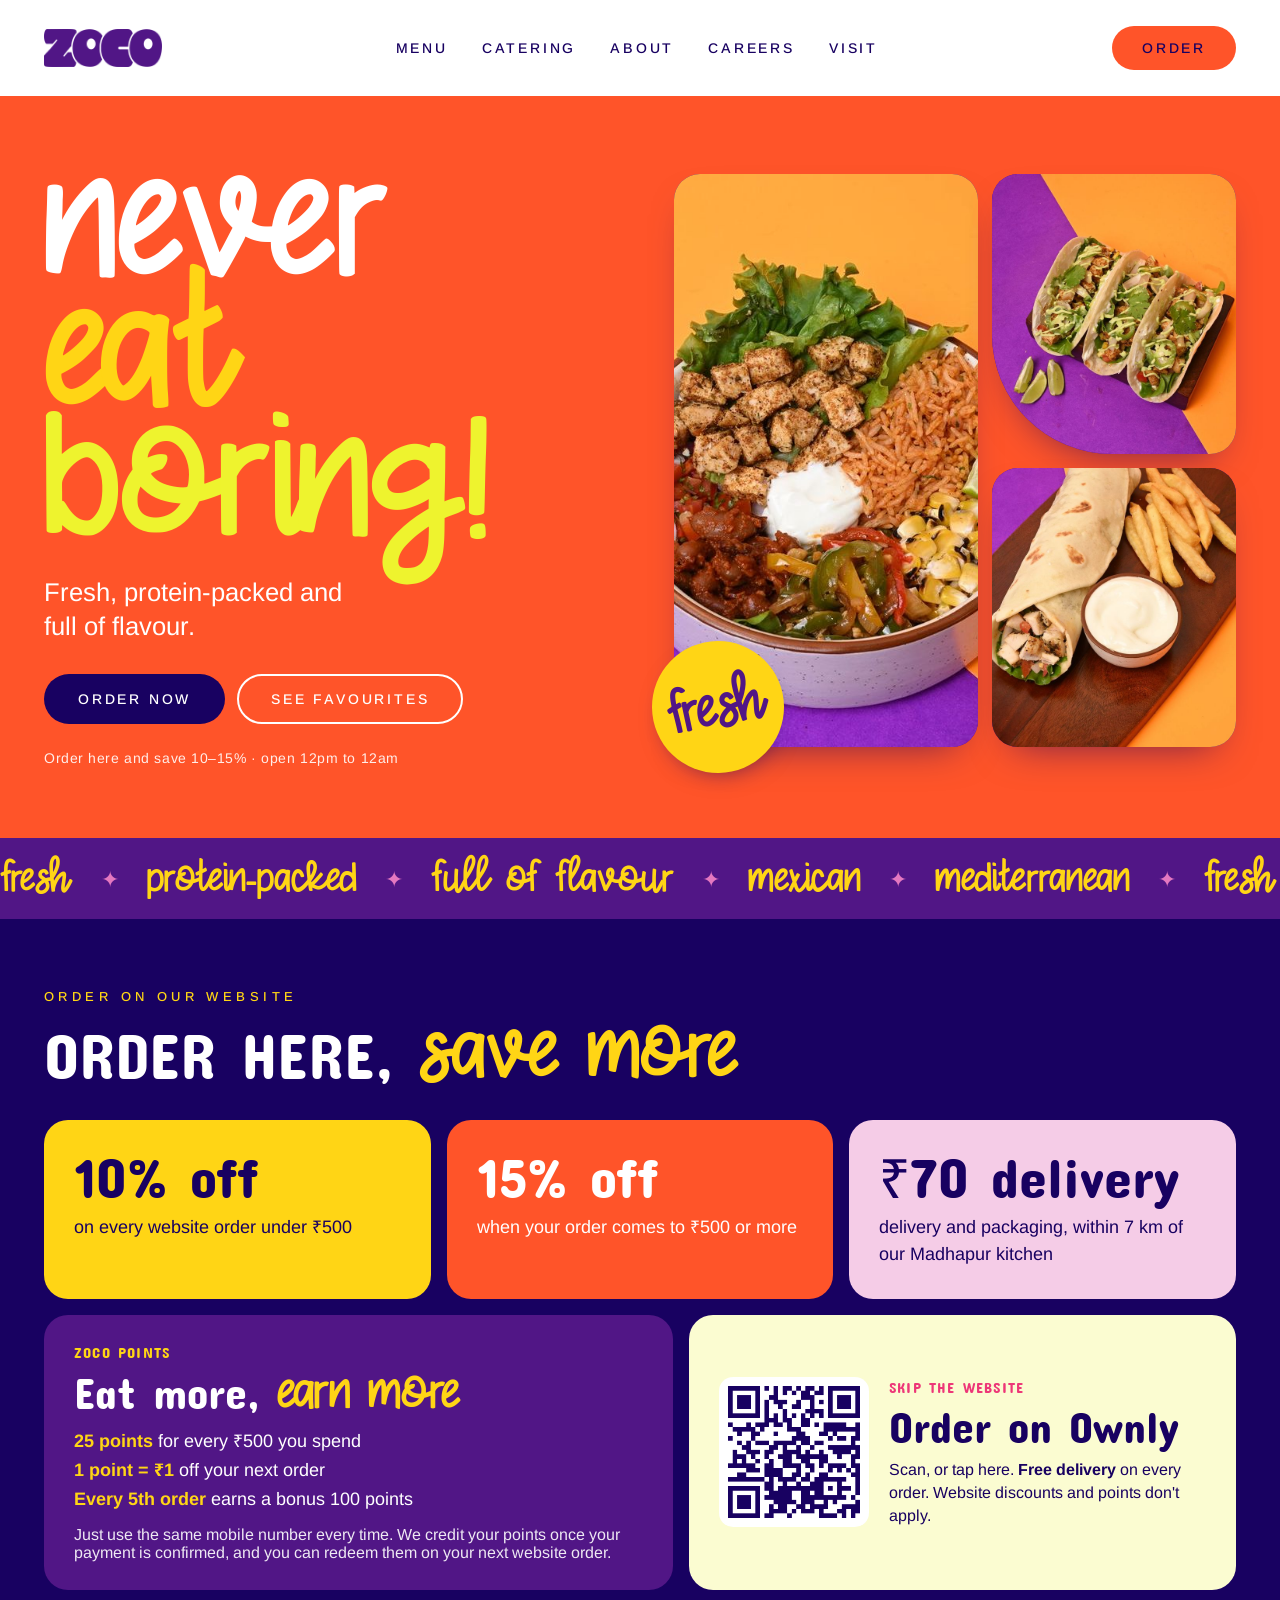
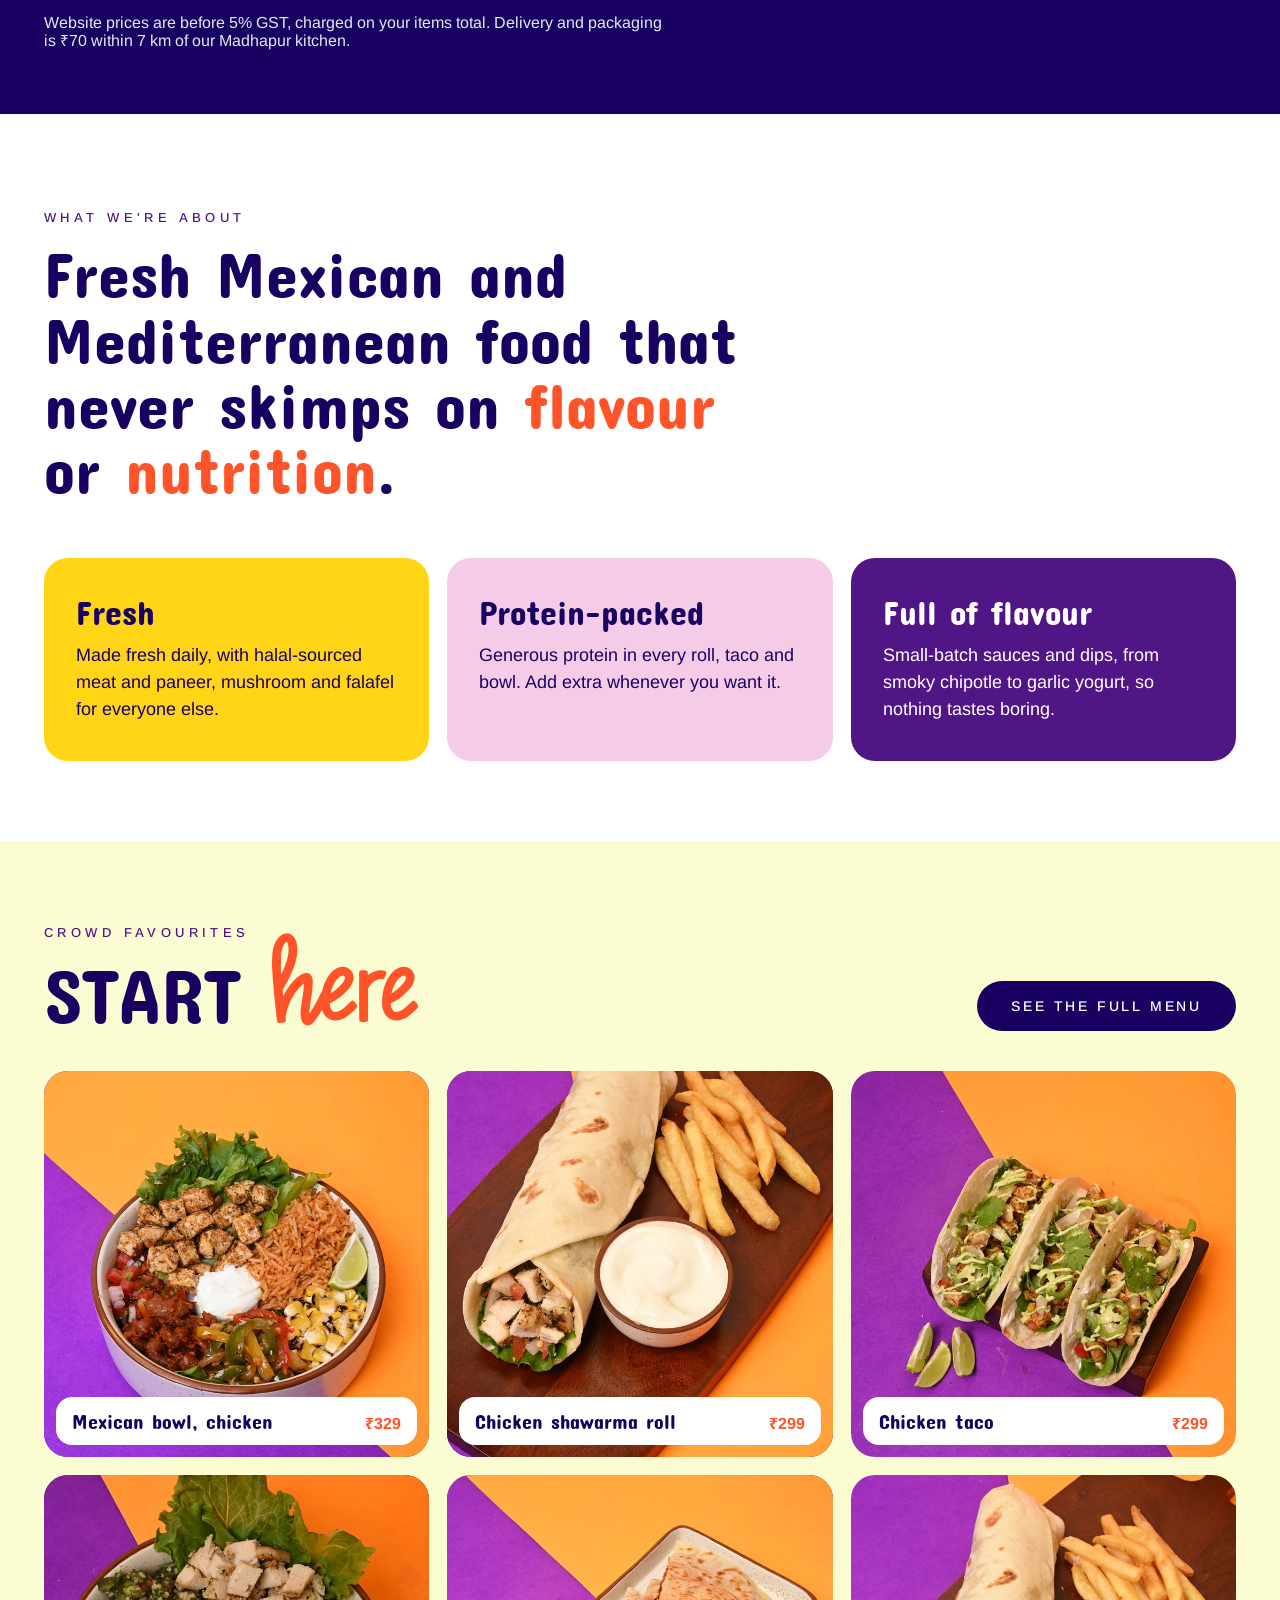
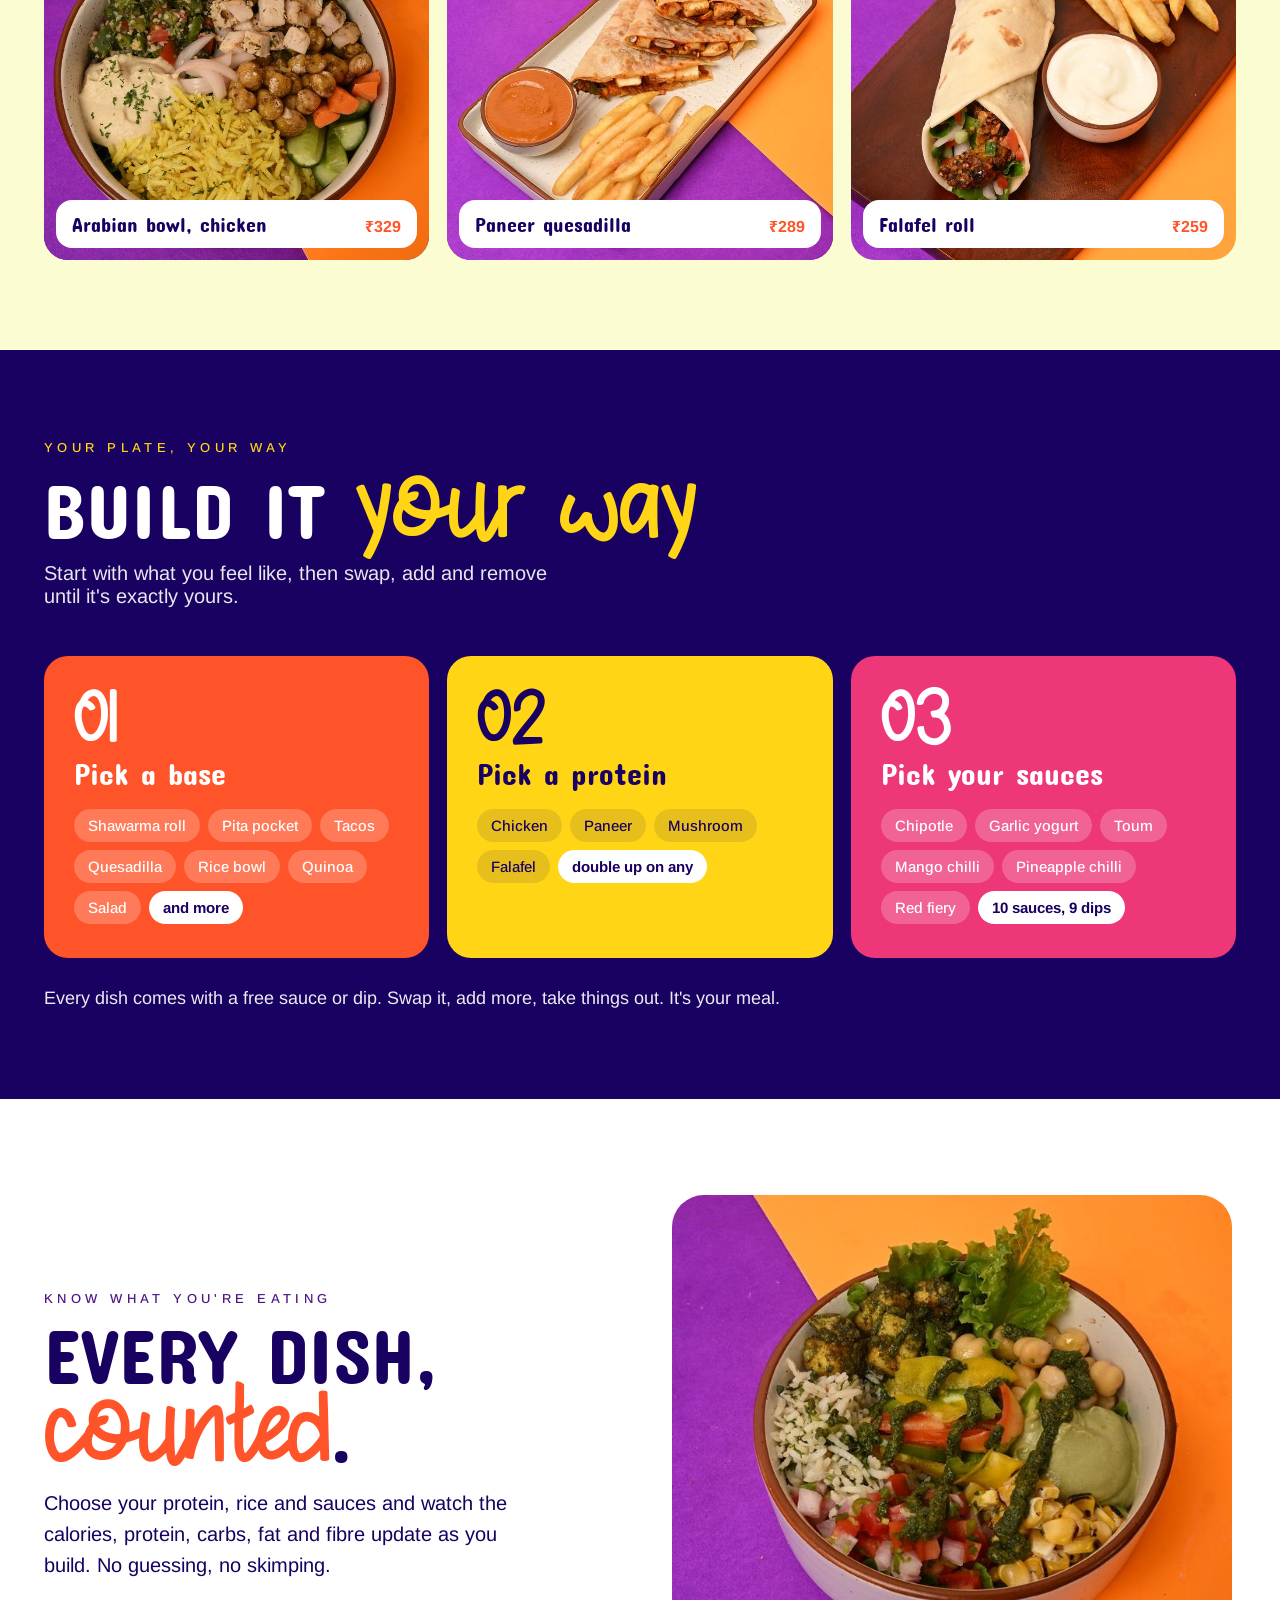
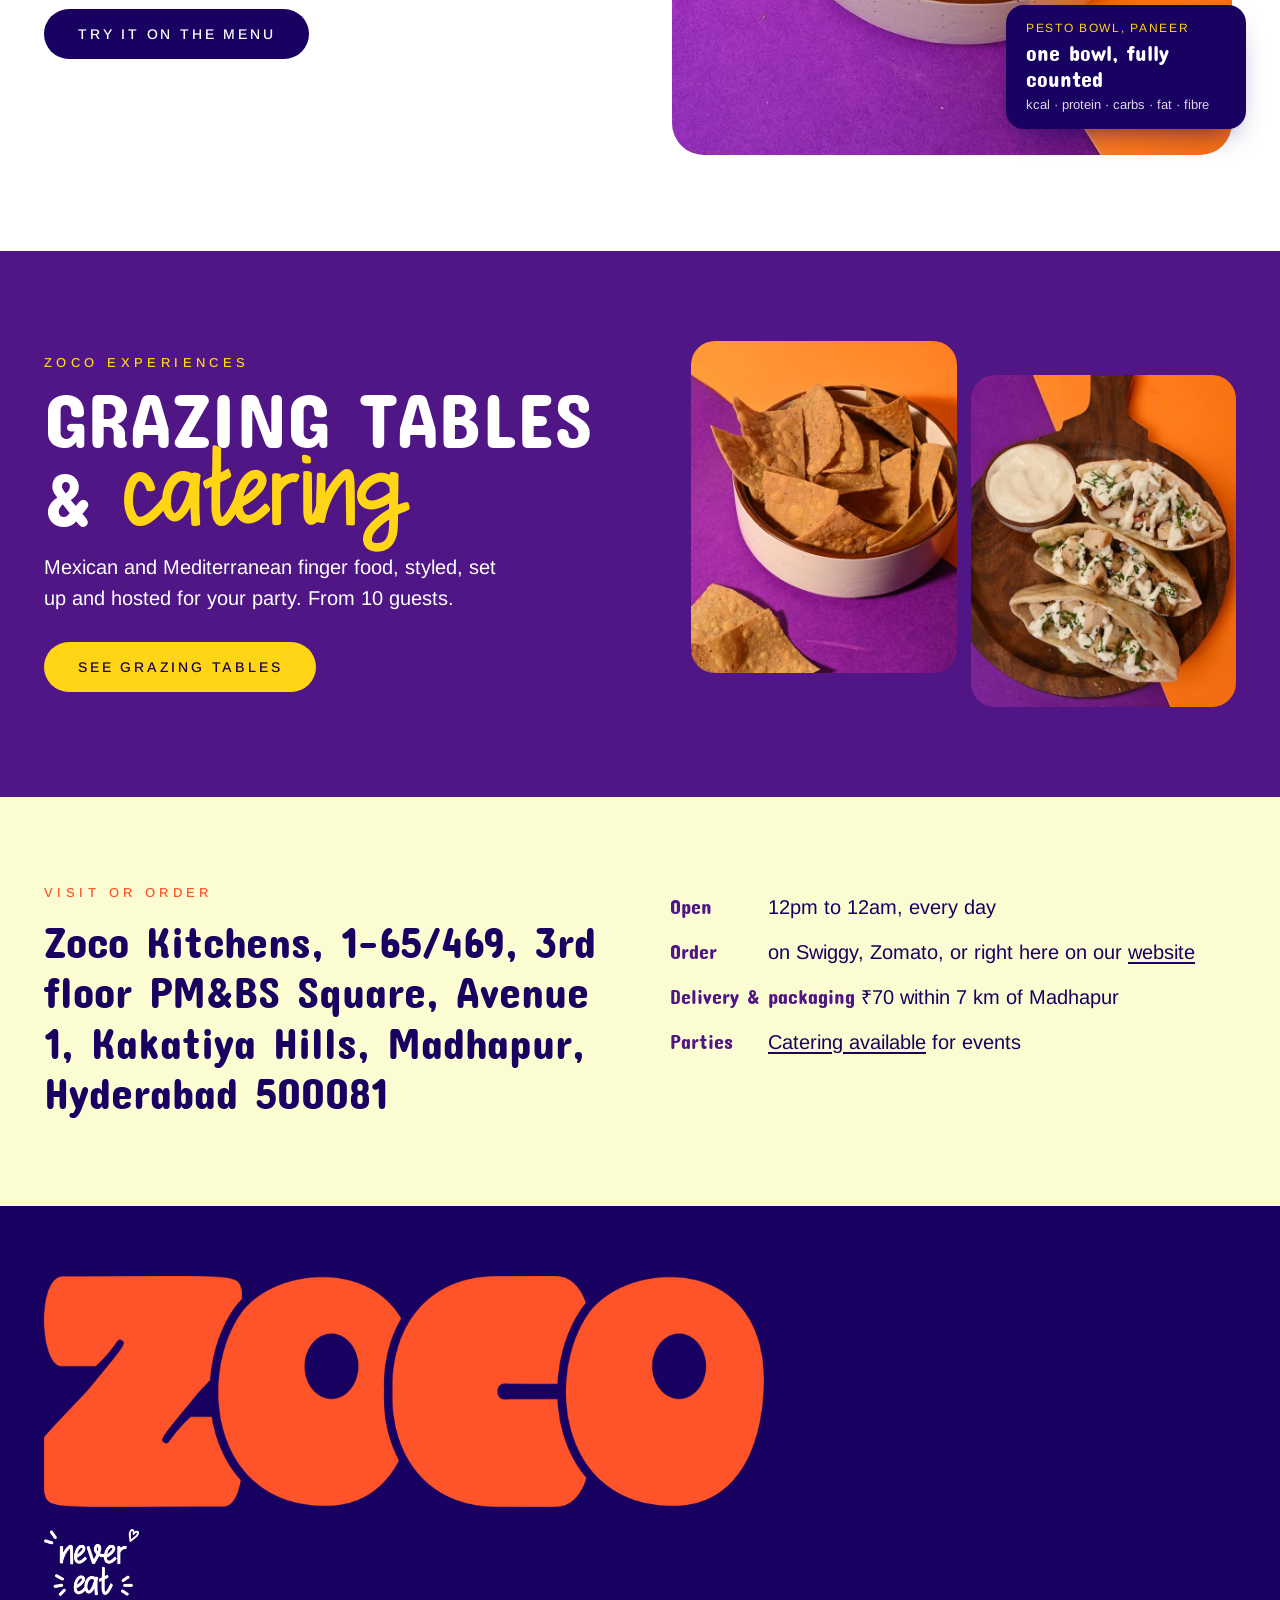
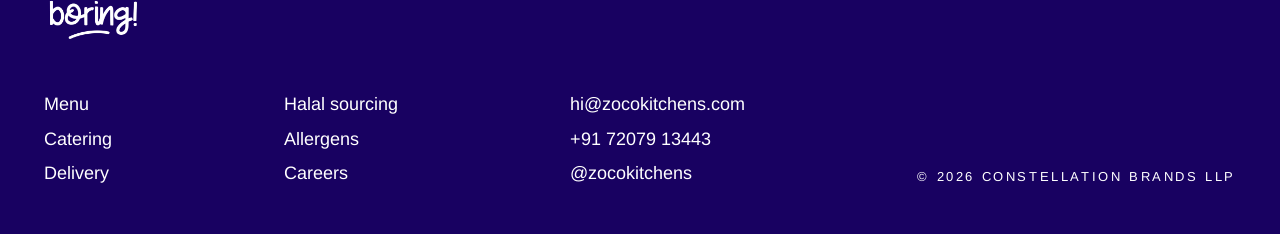
<file: index.html>
<!DOCTYPE html>
<html lang="en">
<head>
<meta charset="UTF-8">
<meta name="viewport" content="width=device-width, initial-scale=1.0">
<title>Zoco · Never Eat Boring | Fresh Mexican & Mediterranean Food, Hyderabad</title>
<meta name="description" content="Zoco serves fresh, protein-packed Mexican and Mediterranean food in Madhapur, Hyderabad. Shawarma rolls, tacos, bowls and more, full of flavour and made to your nutrition. Halal-sourced, made fresh daily.">
<link rel="icon" href="brand/favicon.png">
<link rel="preload" href="fonts/ConcertOne-Regular.woff2" as="font" type="font/woff2" crossorigin>
<link rel="preload" href="img/home/mexican-bowl-chicken-regular.jpg" as="image">
<link rel="stylesheet" href="css/home.css?v=20261116c">
</head>
<body class="zh">

<header class="zh-header" id="zhHeader">
  <a href="index.html" class="zh-word" aria-label="Zoco home"><img src="brand/zoco-logo-purple.png" alt="Zoco" width="520" height="168"></a>
  <nav class="zh-nav">
    <a href="menu.html">Menu</a>
    <a href="catering.html">Catering</a>
    <a href="about.html">About</a>
    <a href="careers.html">Careers</a>
    <a href="#visit">Visit</a>
  </nav>
  <a href="menu.html" class="zh-pill zh-pill-order">Order</a>
  <button class="zh-burger" id="zhBurger" aria-label="Menu"><span></span><span></span><span></span></button>
</header>

<section class="hx-hero">
  <div class="hx-hero-copy">
    <h1 class="hx-hero-title"><span>never</span><span>eat</span><span>boring!</span></h1>
    <p class="hx-hero-p">Fresh, protein-packed and full of flavour.</p>
    <div class="hx-hero-cta">
      <a href="menu.html" class="zh-pill hx-pill-main">Order now</a>
      <a href="#favourites" class="zh-pill hx-pill-ghost">See favourites</a>
    </div>
    <div class="hx-hero-meta">Order here and save 10–15% · open 12pm to 12am</div>
  </div>
  <div class="hx-collage" aria-hidden="false">
    <figure class="hx-tile hx-tile-big"><img src="img/home/mexican-bowl-chicken-regular.jpg" alt="Mexican chicken bowl with rice, corn and fajita veggies" width="720" height="720" fetchpriority="high"></figure>
    <figure class="hx-tile hx-tile-a"><img src="img/home/chicken-taco.jpg" alt="Three chicken tacos with lime" width="720" height="720"></figure>
    <figure class="hx-tile hx-tile-b"><img src="img/home/chicken-shawarma-roll.jpg" alt="Chicken shawarma roll with fries and garlic sauce" width="720" height="720"></figure>
    <div class="hx-sticker"><span>fresh</span></div>
  </div>
</section>

<div class="hx-marquee" aria-hidden="true">
  <div class="hx-marquee-track">
    <span>fresh</span><i>✦</i><span>protein-packed</span><i>✦</i><span>full of flavour</span><i>✦</i><span>mexican</span><i>✦</i><span>mediterranean</span><i>✦</i>
    <span>fresh</span><i>✦</i><span>protein-packed</span><i>✦</i><span>full of flavour</span><i>✦</i><span>mexican</span><i>✦</i><span>mediterranean</span><i>✦</i>
  </div>
</div>

<section class="hx-perks" id="perks">
  <div class="hx-perks-head">
    <div class="zh-eyebrow">Order on our website</div>
    <h2>Order here, <span class="hx-glow">save more</span></h2>
  </div>
  <div class="hx-perk-grid">
    <div class="hx-perk hx-k1"><b>10% off</b><p>on every website order under ₹500</p></div>
    <div class="hx-perk hx-k2"><b>15% off</b><p>when your order comes to ₹500 or more</p></div>
    <div class="hx-perk hx-k3"><b>₹70 delivery</b><p>delivery and packaging, within 7 km of our Madhapur kitchen</p></div>
  </div>
  <div class="hx-loyal">
    <div class="hx-loyal-copy">
      <div class="hx-loyal-tag">Zoco points</div>
      <h3>Eat more, <span class="hx-glow">earn more</span></h3>
      <ul>
        <li><b>25 points</b> for every ₹500 you spend</li>
        <li><b>1 point = ₹1</b> off your next order</li>
        <li><b>Every 5th order</b> earns a bonus 100 points</li>
      </ul>
      <p>Just use the same mobile number every time. We credit your points once your payment is confirmed, and you can redeem them on your next website order.</p>
    </div>
    <a class="hx-ownly" href="https://ownly.food/app/brand/BR510232" target="_blank" rel="noopener">
      <img src="brand/ownly-qr.png" width="150" height="150" alt="QR code to order Zoco on Ownly" loading="lazy">
      <div>
        <div class="hx-loyal-tag">Skip the website</div>
        <h3>Order on Ownly</h3>
        <p>Scan, or tap here. <b>Free delivery</b> on every order. Website discounts and points don't apply.</p>
      </div>
    </a>
  </div>
  <p class="hx-perks-note">Website prices are before 5% GST, charged on your items total. Delivery and packaging is ₹70 within 7 km of our Madhapur kitchen.</p>
</section>

<section class="hx-promise">
  <div class="hx-promise-main">
    <div class="zh-eyebrow">What we're about</div>
    <h2>Fresh Mexican and Mediterranean food that never skimps on <em>flavour</em> or <em>nutrition</em>.</h2>
  </div>
  <div class="hx-pillars">
    <div class="hx-pillar hx-p1"><b>Fresh</b><p>Made fresh daily, with halal-sourced meat and paneer, mushroom and falafel for everyone else.</p></div>
    <div class="hx-pillar hx-p2"><b>Protein-packed</b><p>Generous protein in every roll, taco and bowl. Add extra whenever you want it.</p></div>
    <div class="hx-pillar hx-p3"><b>Full of flavour</b><p>Small-batch sauces and dips, from smoky chipotle to garlic yogurt, so nothing tastes boring.</p></div>
  </div>
</section>

<section class="hx-favs" id="favourites">
  <div class="hx-sec-head">
    <div>
      <div class="zh-eyebrow">Crowd favourites</div>
      <h2>Start <span class="hx-glow">here</span></h2>
    </div>
    <a href="menu.html" class="zh-pill hx-pill-main">See the full menu</a>
  </div>
  <div class="hx-fav-grid">
    <a class="hx-fav hx-f1" href="menu.html"><img src="img/home/mexican-bowl-chicken-regular.jpg" alt="Mexican bowl, chicken" width="720" height="720" ><div><b>Mexican bowl, chicken</b><span>₹329</span></div></a>
    <a class="hx-fav hx-f2" href="menu.html"><img src="img/home/chicken-shawarma-roll.jpg" alt="Chicken shawarma roll" width="720" height="720" ><div><b>Chicken shawarma roll</b><span>₹299</span></div></a>
    <a class="hx-fav hx-f3" href="menu.html"><img src="img/home/chicken-taco.jpg" alt="Chicken tacos" width="720" height="720" ><div><b>Chicken taco</b><span>₹299</span></div></a>
    <a class="hx-fav hx-f4" href="menu.html"><img src="img/home/arabian-bowl-chicken-regular.jpg" alt="Arabian bowl, chicken" width="720" height="720" ><div><b>Arabian bowl, chicken</b><span>₹329</span></div></a>
    <a class="hx-fav hx-f5" href="menu.html"><img src="img/home/paneer-quesadilla-chipotle-sauce.jpg" alt="Paneer quesadilla" width="720" height="720" ><div><b>Paneer quesadilla</b><span>₹289</span></div></a>
    <a class="hx-fav hx-f6" href="menu.html"><img src="img/home/falafel-roll.jpg" alt="Falafel roll" width="720" height="720" ><div><b>Falafel roll</b><span>₹259</span></div></a>
  </div>
</section>

<section class="hx-build" id="build">
  <div class="hx-build-head">
    <div class="zh-eyebrow">Your plate, your way</div>
    <h2>Build it <span class="hx-glow">your way</span></h2>
    <p>Start with what you feel like, then swap, add and remove until it's exactly yours.</p>
  </div>
  <div class="hx-build-grid">
    <div class="hx-step hx-s1">
      <div class="hx-step-n">01</div><h3>Pick a base</h3>
      <div class="hx-chips"><span>Shawarma roll</span><span>Pita pocket</span><span>Tacos</span><span>Quesadilla</span><span>Rice bowl</span><span>Quinoa</span><span>Salad</span><span class="more">and more</span></div>
    </div>
    <div class="hx-step hx-s2">
      <div class="hx-step-n">02</div><h3>Pick a protein</h3>
      <div class="hx-chips"><span>Chicken</span><span>Paneer</span><span>Mushroom</span><span>Falafel</span><span class="more">double up on any</span></div>
    </div>
    <div class="hx-step hx-s3">
      <div class="hx-step-n">03</div><h3>Pick your sauces</h3>
      <div class="hx-chips"><span>Chipotle</span><span>Garlic yogurt</span><span>Toum</span><span>Mango chilli</span><span>Pineapple chilli</span><span>Red fiery</span><span class="more">10 sauces, 9 dips</span></div>
    </div>
  </div>
  <p class="hx-build-note">Every dish comes with a free sauce or dip. Swap it, add more, take things out. It's your meal.</p>
</section>

<section class="hx-nutri">
  <div class="hx-nutri-copy">
    <div class="zh-eyebrow">Know what you're eating</div>
    <h2>Every dish, <span class="hx-glow">counted</span>.</h2>
    <p>Choose your protein, rice and sauces and watch the calories, protein, carbs, fat and fibre update as you build. No guessing, no skimping.</p>
    <a href="menu.html" class="zh-pill hx-pill-main">Try it on the menu</a>
  </div>
  <div class="hx-nutri-img">
    <img src="img/home/pesto-bowl-paneer-regular.jpg" alt="Pesto paneer bowl" width="720" height="720" >
    <div class="hx-nutri-card"><small>Pesto bowl, paneer</small><b>one bowl, fully counted</b><span>kcal · protein · carbs · fat · fibre</span></div>
  </div>
</section>

<section class="hx-cater">
  <div class="hx-cater-copy">
    <div class="zh-eyebrow">Zoco Experiences</div>
    <h2>Grazing tables &amp; <span class="hx-glow">catering</span></h2>
    <p>Mexican and Mediterranean finger food, styled, set up and hosted for your party. From 10 guests.</p>
    <a href="catering.html#grazing" class="zh-pill hx-pill-light">See grazing tables</a>
  </div>
  <div class="hx-cater-imgs">
    <img src="img/home/nachos-regular.jpg" alt="Nachos" width="720" height="720" >
    <img src="img/home/pita-pocket-chicken.jpg" alt="Chicken pita pockets" width="720" height="720" >
  </div>
</section>

<section class="hx-visit" id="visit">
  <div>
    <div class="zh-eyebrow">Visit or order</div>
    <div class="hx-visit-address">Zoco Kitchens, 1-65/469, 3rd floor PM&amp;BS Square, Avenue 1, Kakatiya Hills, Madhapur, Hyderabad 500081</div>
  </div>
  <div class="hx-visit-info">
    <p><b>Open</b> 12pm to 12am, every day</p>
    <p><b>Order</b> on Swiggy, Zomato, or right here on our <a href="menu.html">website</a></p>
    <p><b>Delivery &amp; packaging</b> ₹70 within 7 km of Madhapur</p>
    <p><b>Parties</b> <a href="catering.html">Catering available</a> for events</p>
  </div>
</section>

<footer class="zh-footer">
  <img class="zh-footer-logo" src="brand/zoco-logo-orange.png" alt="Zoco" width="1000" height="322">
  <img class="zh-footer-tagline-img" src="brand/tagline-white.png" alt="Never eat boring" width="364" height="420">
  <div class="zh-footer-cols">
    <div><a href="menu.html">Menu</a><br><a href="catering.html">Catering</a><br>Delivery</div>
    <div>Halal sourcing<br>Allergens<br><a href="careers.html">Careers</a></div>
    <div><a href="mailto:hi@zocokitchens.com">hi@zocokitchens.com</a><br><a href="tel:+917207913443">+91 72079 13443</a><br><a href="https://instagram.com/zocokitchens" target="_blank" rel="noopener">@zocokitchens</a></div>
    <div class="zh-copyright">© 2026 Constellation Brands LLP</div>
  </div>
</footer>

<script>
  const burger = document.getElementById('zhBurger'), header = document.getElementById('zhHeader');
  burger?.addEventListener('click', () => header.classList.toggle('open'));
</script>
</body>
</html>
</file>
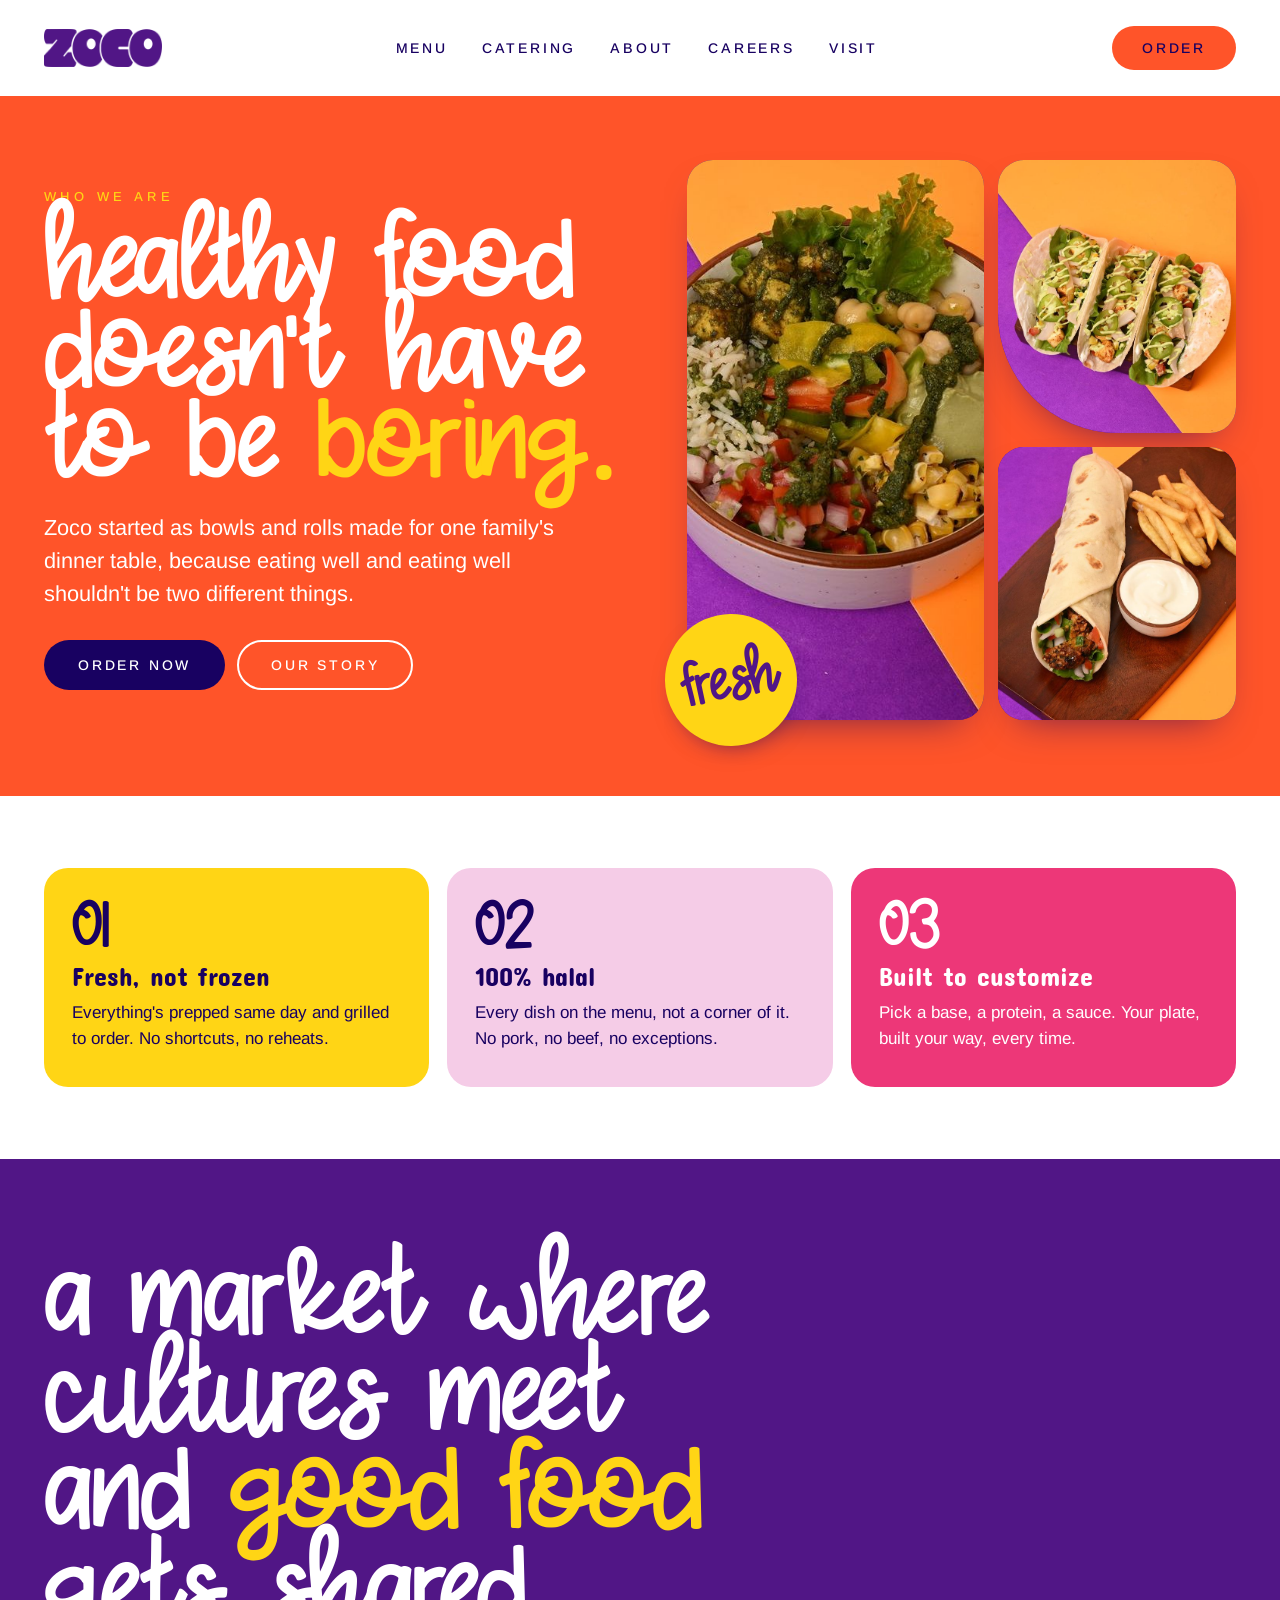
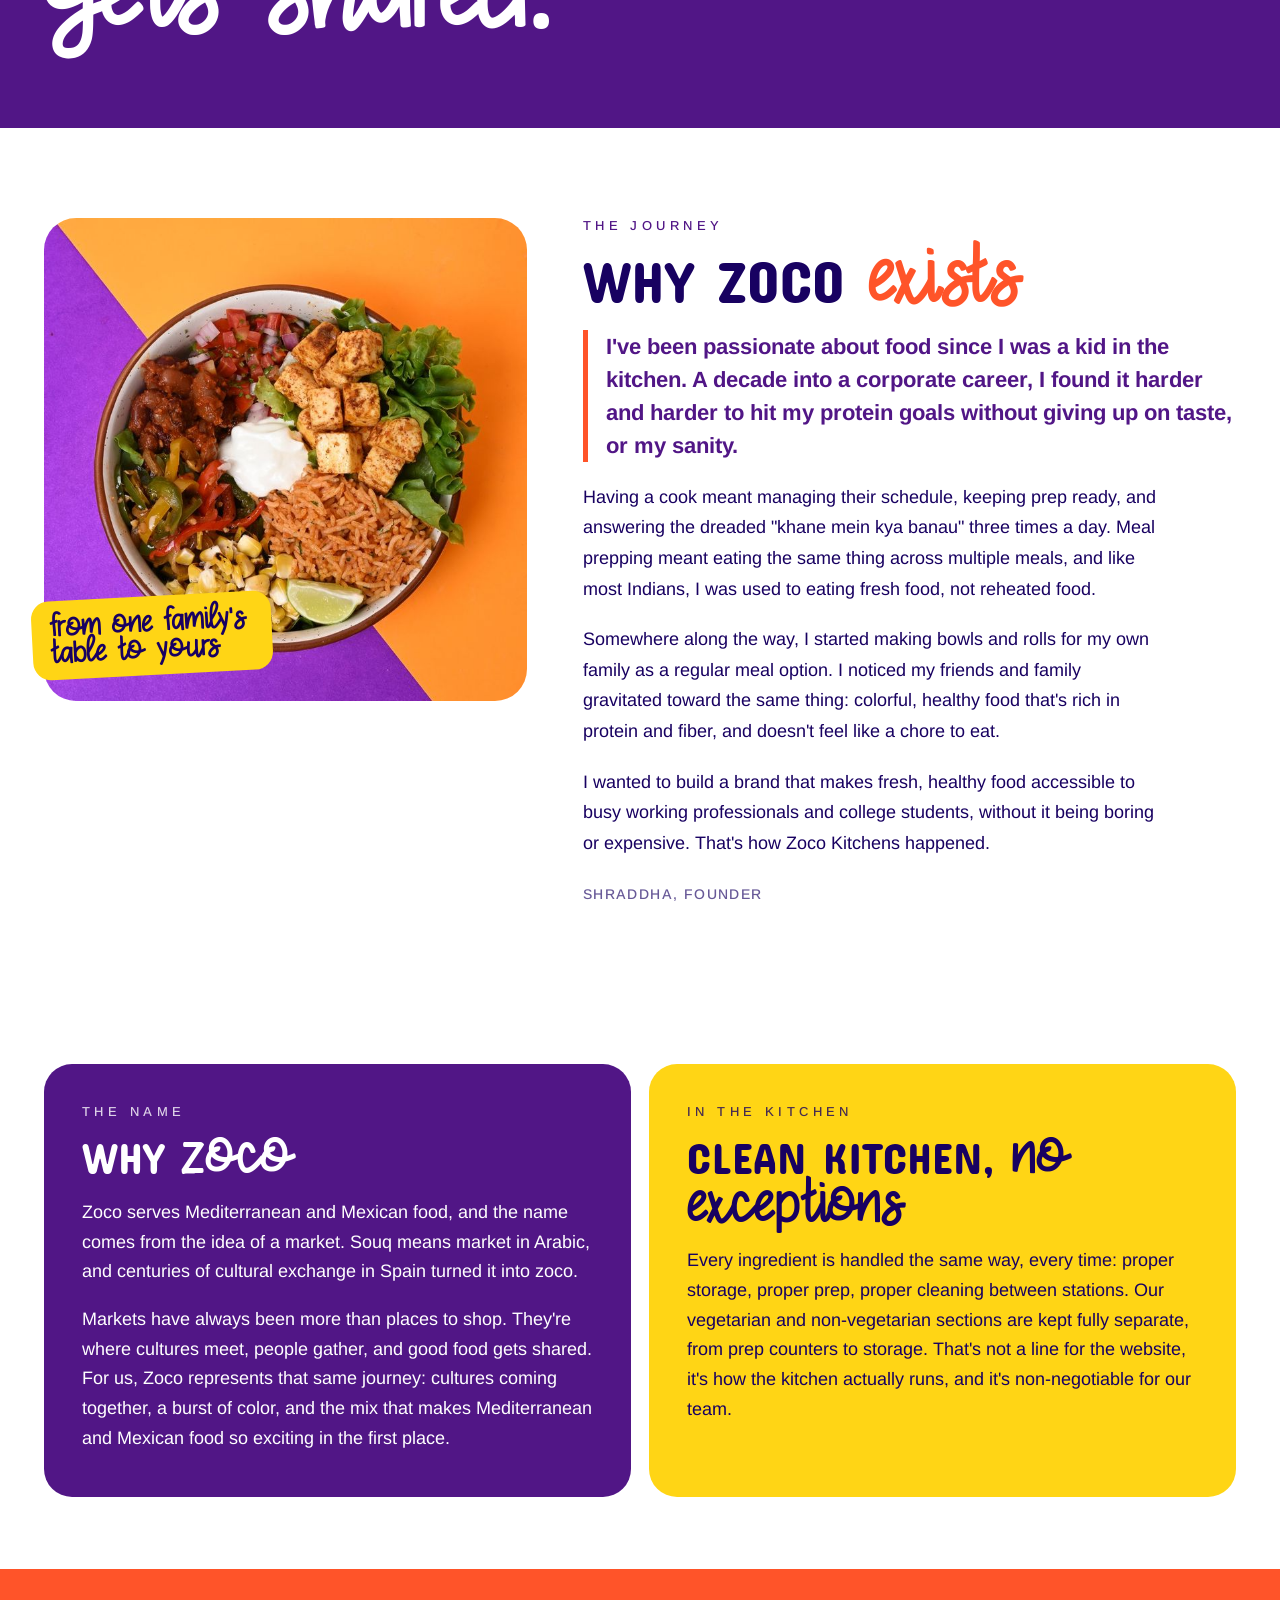
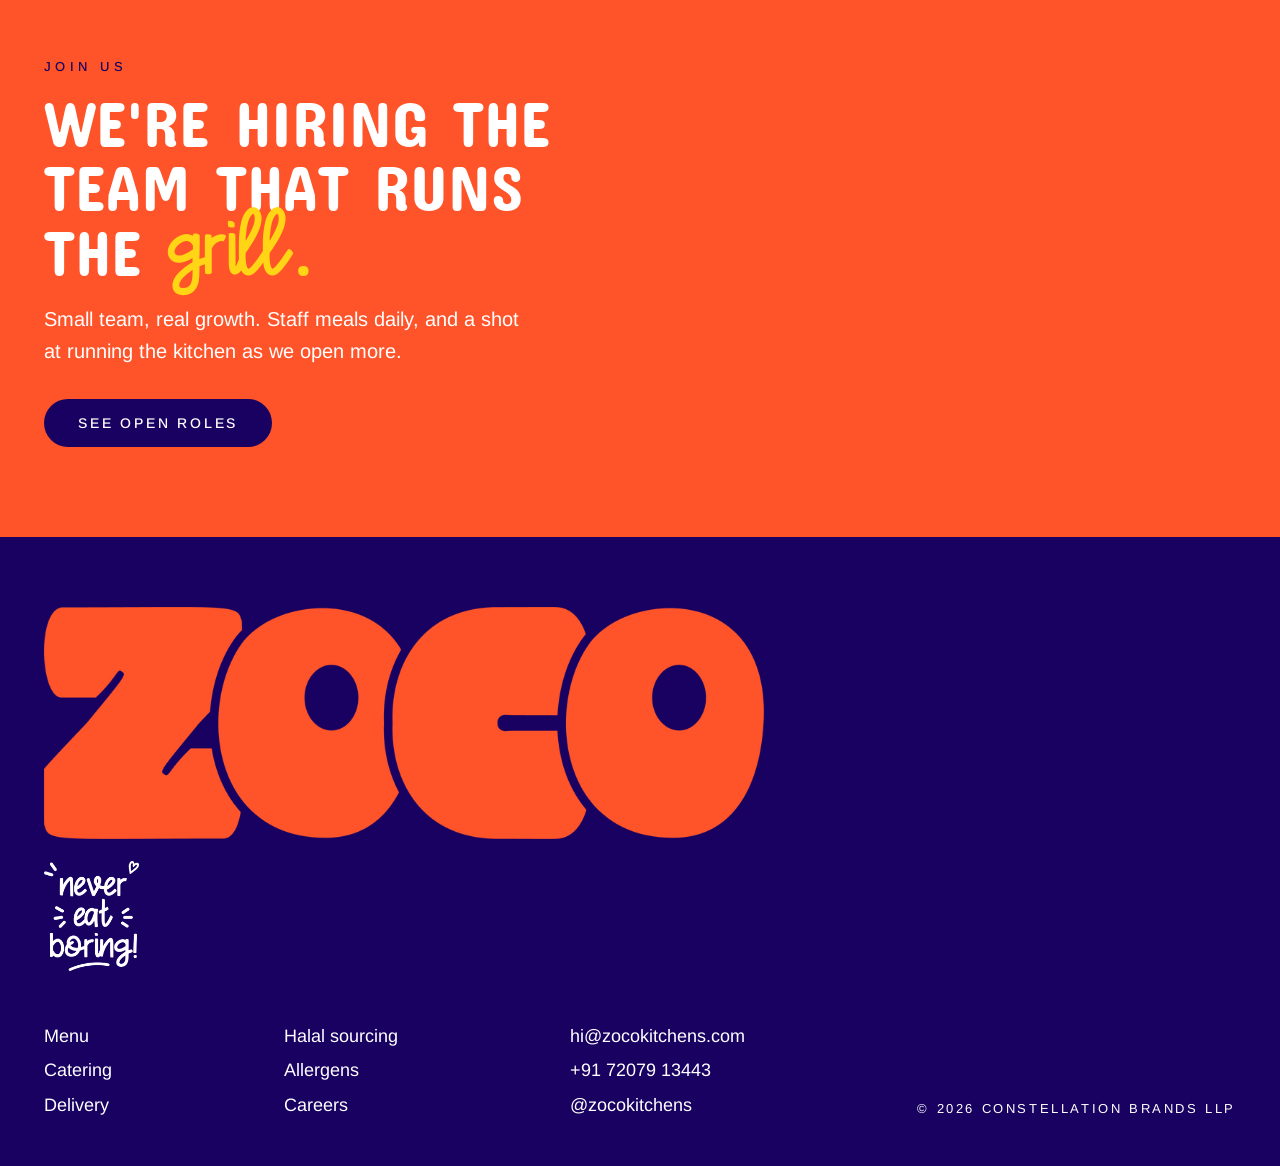
<file: about.html>
<!DOCTYPE html>
<html lang="en">
<head>
<meta charset="UTF-8">
<meta name="viewport" content="width=device-width, initial-scale=1.0">
<title>About Zoco · Mediterranean & Mexican Kitchen, Hyderabad</title>
<meta name="description" content="Zoco is a quick-service kitchen in Banjara Hills, Hyderabad, serving Mediterranean and Mexican food. Started by a home cook turned founder, halal-sourced, made fresh daily.">
<link rel="icon" href="brand/favicon.png">
<link rel="preload" href="fonts/ConcertOne-Regular.woff2" as="font" type="font/woff2" crossorigin>
<link rel="stylesheet" href="css/home.css?v=20261116c">
</head>
<body class="zh">

<header class="zh-header" id="zhHeader">
  <a href="index.html" class="zh-word" aria-label="Zoco home"><img src="brand/zoco-logo-purple.png" alt="Zoco" width="520" height="168"></a>
  <nav class="zh-nav">
    <a href="menu.html">Menu</a>
    <a href="catering.html">Catering</a>
    <a href="about.html">About</a>
    <a href="careers.html">Careers</a>
    <a href="index.html#visit">Visit</a>
  </nav>
  <a href="menu.html" class="zh-pill zh-pill-order">Order</a>
  <button class="zh-burger" id="zhBurger" aria-label="Menu"><span></span><span></span><span></span></button>
</header>

<section class="px-hero px-orange">
  <div class="px-copy">
    <div class="px-eyebrow">Who we are</div>
    <h1 class="px-title">healthy food doesn't have to be <em>boring.</em></h1>
    <p class="px-lede">Zoco started as bowls and rolls made for one family's dinner table, because eating well and eating well shouldn't be two different things.</p>
    <div class="px-cta"><a href="menu.html" class="zh-pill hx-pill-main">Order now</a><a href="#story" class="zh-pill hx-pill-ghost">Our story</a></div>
  </div>
  <div class="hx-collage">
    <figure class="hx-tile hx-tile-big"><img src="img/home/pesto-bowl-paneer-regular.jpg" alt="Pesto paneer bowl" width="720" height="720" fetchpriority="high"></figure>
    <figure class="hx-tile hx-tile-a"><img src="img/home/paneer-taco.jpg" alt="Paneer tacos" width="720" height="720"></figure>
    <figure class="hx-tile hx-tile-b"><img src="img/home/falafel-roll.jpg" alt="Falafel roll with fries" width="720" height="720"></figure>
    <div class="hx-sticker"><span>fresh</span></div>
  </div>
</section>

<section class="px-sec px-white">
  <div class="px-cards3">
    <div class="px-card px-yellow"><span class="px-num">01</span><h3>Fresh, not frozen</h3><p>Everything's prepped same day and grilled to order. No shortcuts, no reheats.</p></div>
    <div class="px-card px-pink"><span class="px-num">02</span><h3>100% halal</h3><p>Every dish on the menu, not a corner of it. No pork, no beef, no exceptions.</p></div>
    <div class="px-card px-magenta"><span class="px-num">03</span><h3>Built to customize</h3><p>Pick a base, a protein, a sauce. Your plate, built your way, every time.</p></div>
  </div>
</section>

<section class="px-statement">
  <p>a market where cultures meet and <em>good food</em> gets shared.</p>
</section>

<section class="px-story" id="story">
  <div class="px-story-img"><img src="img/home/mexican-bowl-paneer-regular.jpg" alt="Mexican paneer bowl" width="720" height="720"><div class="px-story-tag">from one family's table to yours</div></div>
  <div class="px-story-text">
    <div class="zh-eyebrow">The journey</div>
    <h2>Why Zoco <span class="hx-glow">exists</span></h2>
    <p class="lede">I've been passionate about food since I was a kid in the kitchen. A decade into a corporate career, I found it harder and harder to hit my protein goals without giving up on taste, or my sanity.</p>
    <p>Having a cook meant managing their schedule, keeping prep ready, and answering the dreaded "khane mein kya banau" three times a day. Meal prepping meant eating the same thing across multiple meals, and like most Indians, I was used to eating fresh food, not reheated food.</p>
    <p>Somewhere along the way, I started making bowls and rolls for my own family as a regular meal option. I noticed my friends and family gravitated toward the same thing: colorful, healthy food that's rich in protein and fiber, and doesn't feel like a chore to eat.</p>
    <p>I wanted to build a brand that makes fresh, healthy food accessible to busy working professionals and college students, without it being boring or expensive. That's how Zoco Kitchens happened.</p>
    <div class="zh-byline">Shraddha, Founder</div>
  </div>
</section>

<section class="px-sec px-white"><div class="px-two"><div class="px-bigcard px-purple-bg">
  <div class="zh-eyebrow">The name</div>
  <h2>Why <span class="hx-glow">zoco</span></h2>
  <p>Zoco serves Mediterranean and Mexican food, and the name comes from the idea of a market. Souq means market in Arabic, and centuries of cultural exchange in Spain turned it into zoco.</p>
  <p>Markets have always been more than places to shop. They're where cultures meet, people gather, and good food gets shared. For us, Zoco represents that same journey: cultures coming together, a burst of color, and the mix that makes Mediterranean and Mexican food so exciting in the first place.</p>
</div><div class="px-bigcard px-yellow-bg">
  <div class="zh-eyebrow">In the kitchen</div>
  <h2>Clean kitchen, <span class="hx-glow">no exceptions</span></h2>
  <p>Every ingredient is handled the same way, every time: proper storage, proper prep, proper cleaning between stations. Our vegetarian and non-vegetarian sections are kept fully separate, from prep counters to storage. That's not a line for the website, it's how the kitchen actually runs, and it's non-negotiable for our team.</p>
</div></div></section>

<section class="zh-team">
  <div class="zh-eyebrow">Join us</div>
  <h2>we're hiring the team that runs the <span class="hx-glow">grill.</span></h2>
  <p>Small team, real growth. Staff meals daily, and a shot at running the kitchen as we open more.</p>
  <a href="careers.html" class="zh-pill">See open roles</a>
</section>

<footer class="zh-footer">
  <img class="zh-footer-logo" src="brand/zoco-logo-orange.png" alt="Zoco" width="1000" height="322">
  <img class="zh-footer-tagline-img" src="brand/tagline-white.png" alt="Never eat boring" width="364" height="420">
  <div class="zh-footer-cols">
    <div><a href="menu.html">Menu</a><br><a href="catering.html">Catering</a><br>Delivery</div>
    <div>Halal sourcing<br>Allergens<br><a href="careers.html">Careers</a></div>
    <div><a href="mailto:hi@zocokitchens.com">hi@zocokitchens.com</a><br><a href="tel:+917207913443">+91 72079 13443</a><br><a href="https://instagram.com/zocokitchens" target="_blank" rel="noopener">@zocokitchens</a></div>
    <div class="zh-copyright">© 2026 Constellation Brands LLP</div>
  </div>
</footer>

<script>
  const burger = document.getElementById('zhBurger'), header = document.getElementById('zhHeader');
  burger?.addEventListener('click', () => header.classList.toggle('open'));
</script>
</body>
</html>
</file>
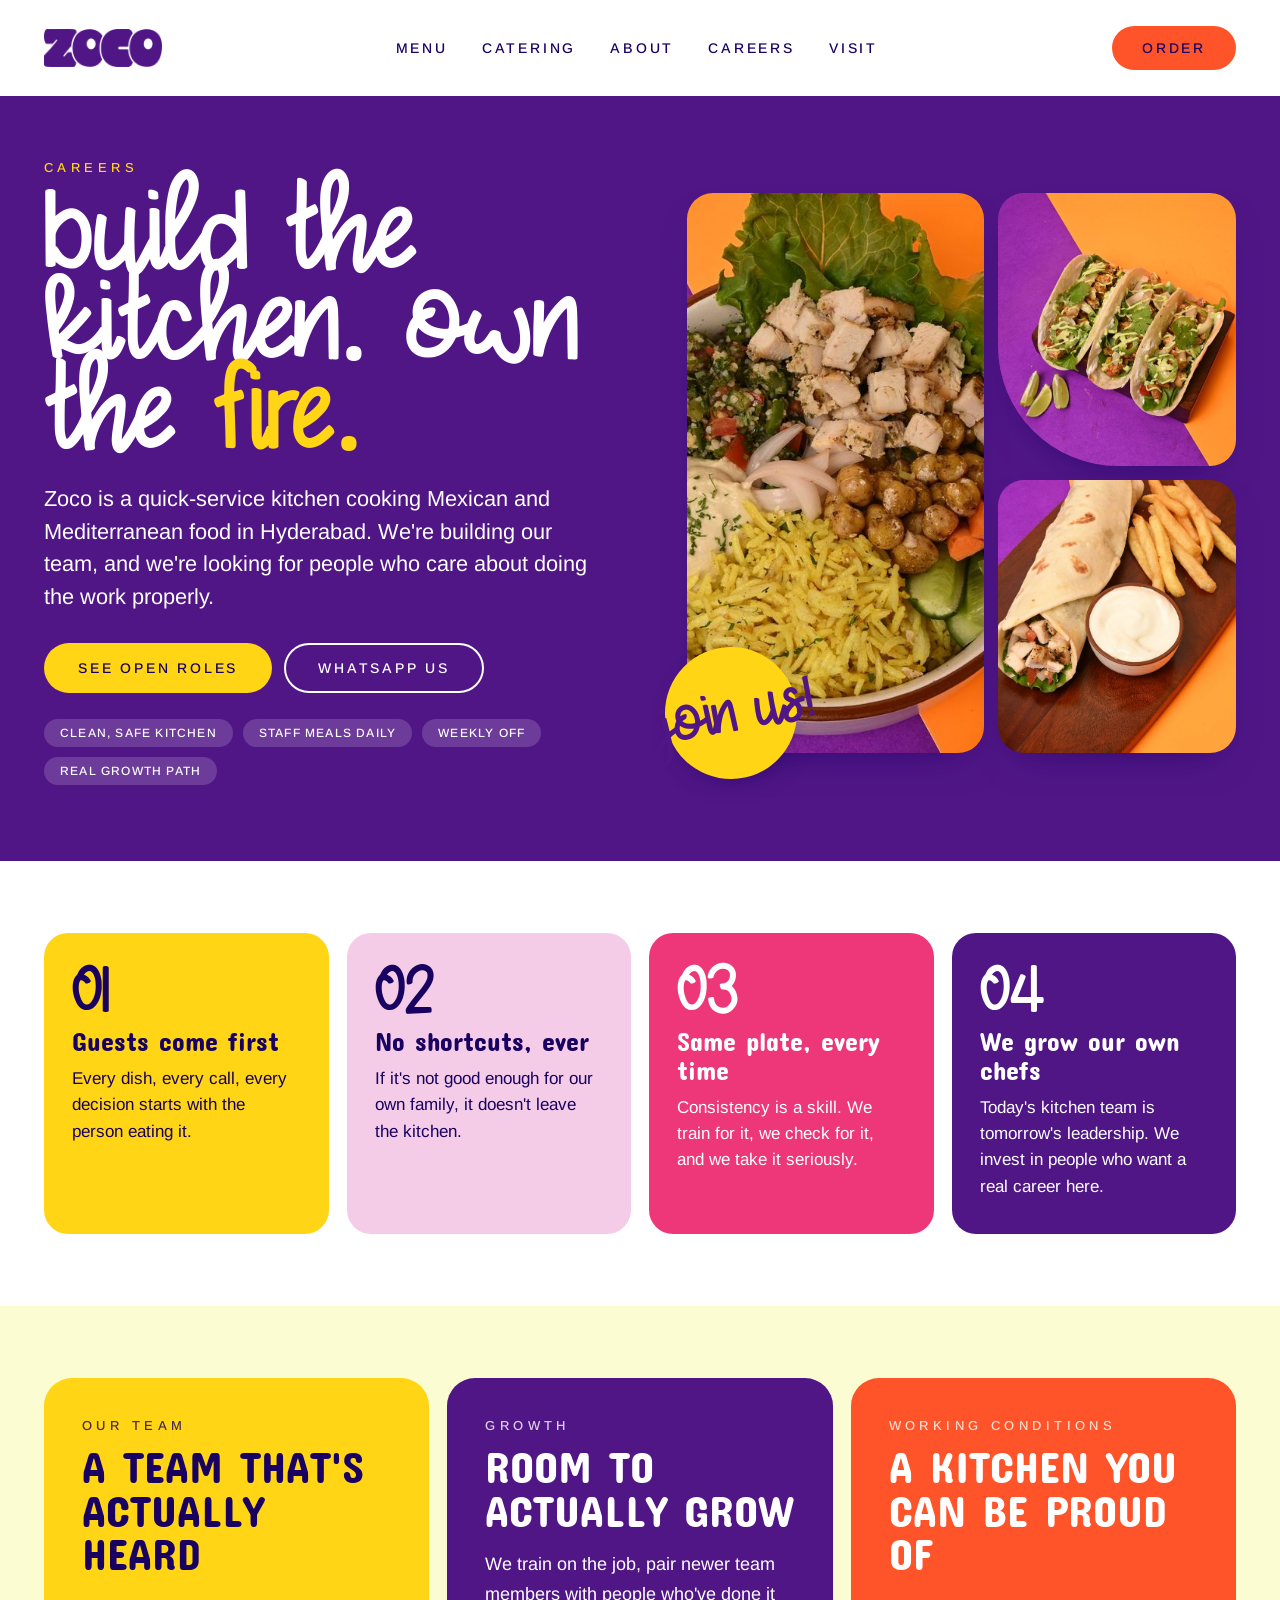
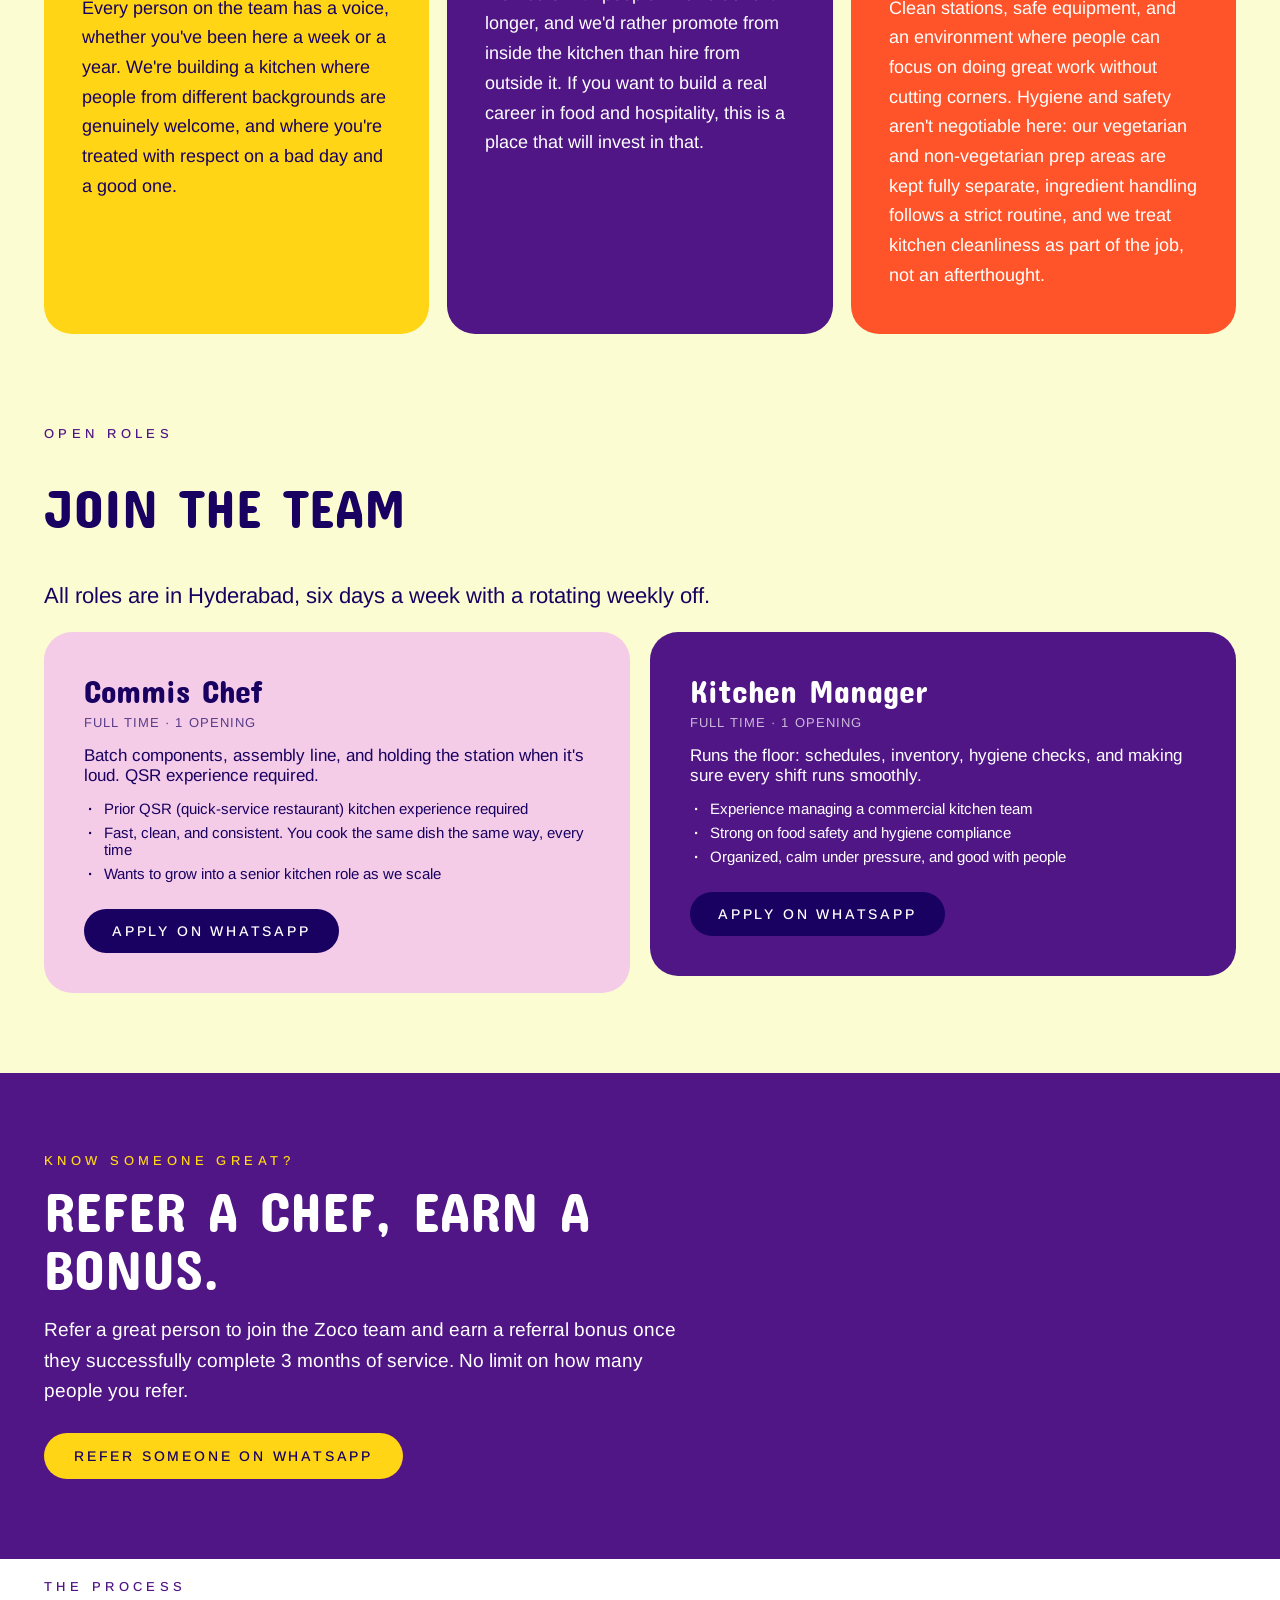
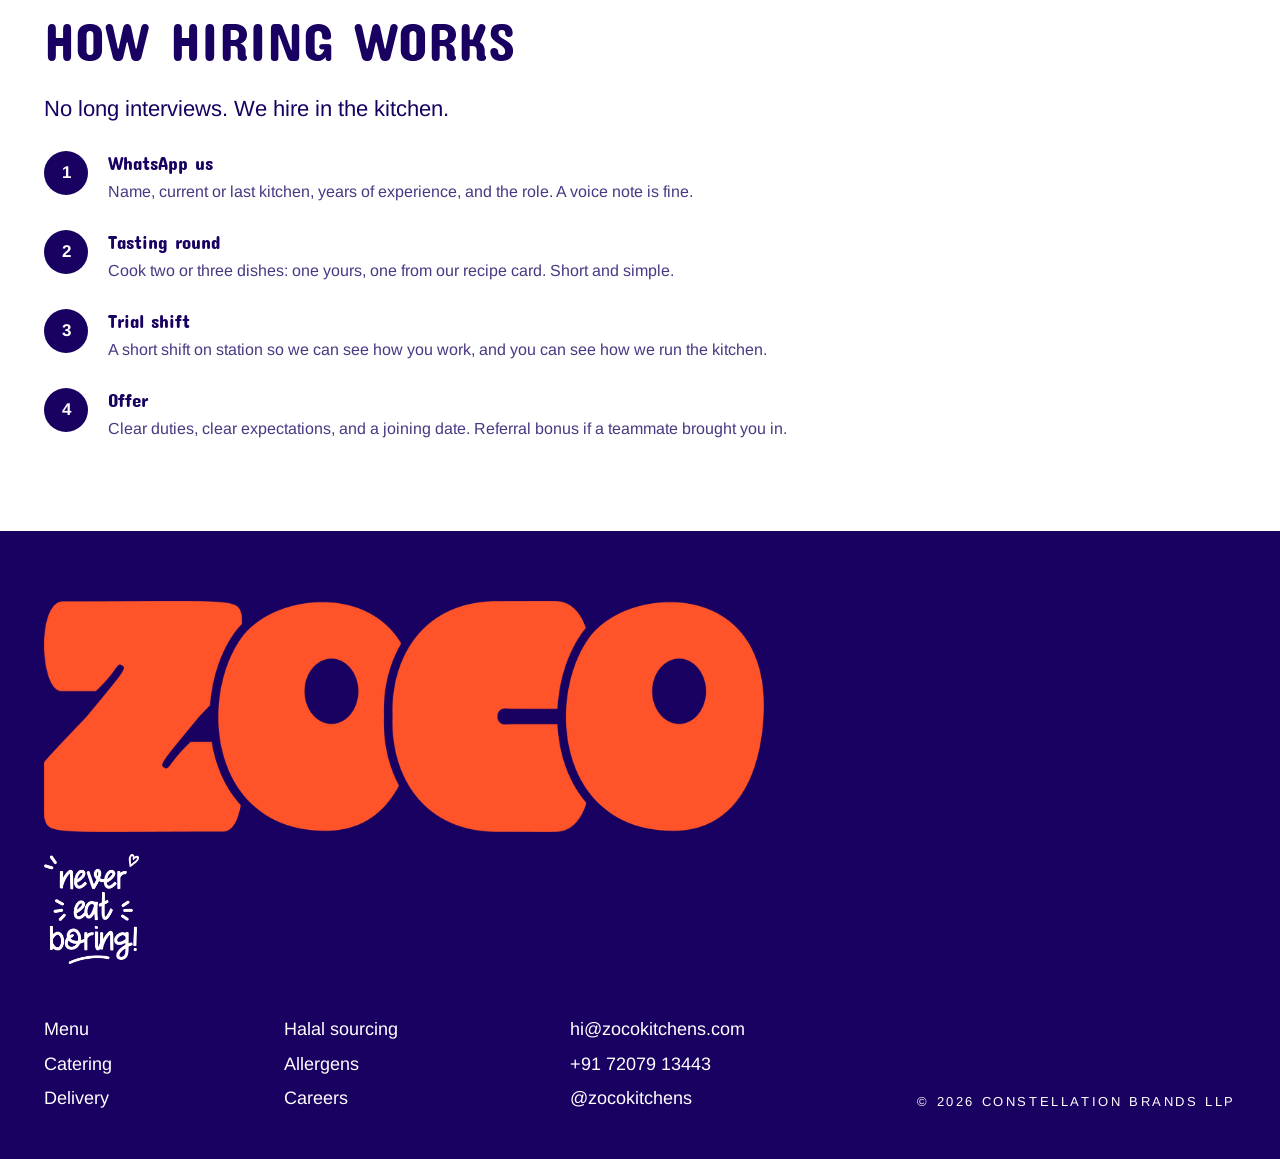
<file: careers.html>
<!DOCTYPE html>
<html lang="en">
<head>
<meta charset="UTF-8">
<meta name="viewport" content="width=device-width, initial-scale=1.0">
<title>Careers · Zoco | Join the Kitchen Team, Hyderabad</title>
<meta name="description" content="Zoco is hiring in Hyderabad: Commis Chef and Kitchen Manager. A clean, safe kitchen with real room to grow.">
<link rel="icon" href="brand/favicon.png">
<link rel="preload" href="fonts/ConcertOne-Regular.woff2" as="font" type="font/woff2" crossorigin>
<link rel="stylesheet" href="css/home.css?v=20261116c">
</head>
<body class="zh">

<header class="zh-header" id="zhHeader">
  <a href="index.html" class="zh-word" aria-label="Zoco home"><img src="brand/zoco-logo-purple.png" alt="Zoco" width="520" height="168"></a>
  <nav class="zh-nav">
    <a href="menu.html">Menu</a>
    <a href="catering.html">Catering</a>
    <a href="about.html">About</a>
    <a href="careers.html">Careers</a>
    <a href="index.html#visit">Visit</a>
  </nav>
  <a href="menu.html" class="zh-pill zh-pill-order">Order</a>
  <button class="zh-burger" id="zhBurger" aria-label="Menu"><span></span><span></span><span></span></button>
</header>

<section class="px-hero px-purple">
  <div class="px-copy">
    <div class="px-eyebrow">Careers</div>
    <h1 class="px-title">build the kitchen. own the <em>fire.</em></h1>
    <p class="px-lede">Zoco is a quick-service kitchen cooking Mexican and Mediterranean food in Hyderabad. We're building our team, and we're looking for people who care about doing the work properly.</p>
    <div class="px-cta">
      <a href="#roles" class="zh-pill hx-pill-light">See open roles</a>
      <a href="https://wa.me/917207913443?text=Hi%2C%20I%27m%20interested%20in%20joining%20Zoco%27s%20kitchen%20team" class="zh-pill hx-pill-ghost">WhatsApp us</a>
    </div>
    <div class="zh-badgerow">
      <span class="zh-badge">Clean, safe kitchen</span><span class="zh-badge">Staff meals daily</span><span class="zh-badge">Weekly off</span><span class="zh-badge">Real growth path</span>
    </div>
  </div>
  <div class="hx-collage">
    <figure class="hx-tile hx-tile-big"><img src="img/home/arabian-bowl-chicken-regular.jpg" alt="Arabian chicken bowl" width="720" height="720" fetchpriority="high"></figure>
    <figure class="hx-tile hx-tile-a"><img src="img/home/chicken-taco.jpg" alt="Chicken tacos" width="720" height="720"></figure>
    <figure class="hx-tile hx-tile-b"><img src="img/home/chicken-shawarma-roll.jpg" alt="Chicken shawarma roll" width="720" height="720"></figure>
    <div class="hx-sticker"><span>join us!</span></div>
  </div>
</section>

<section class="px-sec px-white"><div class="px-cards4"><div class="px-card px-yellow"><span class="px-num">01</span><h3>Guests come first</h3><p>Every dish, every call, every decision starts with the person eating it.</p></div><div class="px-card px-pink"><span class="px-num">02</span><h3>No shortcuts, ever</h3><p>If it's not good enough for our own family, it doesn't leave the kitchen.</p></div><div class="px-card px-magenta"><span class="px-num">03</span><h3>Same plate, every time</h3><p>Consistency is a skill. We train for it, we check for it, and we take it seriously.</p></div><div class="px-card px-purple-bg"><span class="px-num">04</span><h3>We grow our own chefs</h3><p>Today's kitchen team is tomorrow's leadership. We invest in people who want a real career here.</p></div></div></section>

<section class="px-sec px-cream"><div class="px-cards3 px-tall"><div class="px-bigcard px-yellow-bg"><div class="zh-eyebrow">Our team</div><h2>A team that's actually heard</h2><p>Every person on the team has a voice, whether you've been here a week or a year. We're building a kitchen where people from different backgrounds are genuinely welcome, and where you're treated with respect on a bad day and a good one.</p></div><div class="px-bigcard px-purple-bg"><div class="zh-eyebrow">Growth</div><h2>Room to actually grow</h2><p>We train on the job, pair newer team members with people who've done it longer, and we'd rather promote from inside the kitchen than hire from outside it. If you want to build a real career in food and hospitality, this is a place that will invest in that.</p></div><div class="px-bigcard px-orange-bg"><div class="zh-eyebrow">Working conditions</div><h2>A kitchen you can be proud of</h2><p>Clean stations, safe equipment, and an environment where people can focus on doing great work without cutting corners. Hygiene and safety aren't negotiable here: our vegetarian and non-vegetarian prep areas are kept fully separate, ingredient handling follows a strict routine, and we treat kitchen cleanliness as part of the job, not an afterthought.</p></div></div></section>

<section class="zh-roles" id="roles">
  <div class="zh-eyebrow" style="color:var(--purple)">Open roles</div>
  <h2 style="font-family:var(--font-display);font-weight:700;text-transform:uppercase;font-size:clamp(30px,4.2vw,58px);margin-top:14px">Join the team</h2>
  <p class="zh-why-lede">All roles are in Hyderabad, six days a week with a rotating weekly off.</p>

  <div class="zh-role pink">
    <div class="zh-role-top"><h3>Commis Chef</h3></div>
    <div class="zh-role-meta">Full time · 1 opening</div>
    <p class="desc">Batch components, assembly line, and holding the station when it's loud. QSR experience required.</p>
    <ul>
      <li>Prior QSR (quick-service restaurant) kitchen experience required</li>
      <li>Fast, clean, and consistent. You cook the same dish the same way, every time</li>
      <li>Wants to grow into a senior kitchen role as we scale</li>
    </ul>
    <a class="zh-pill" href="https://wa.me/917207913443?text=Hi%2C%20I%27m%20applying%20for%20the%20Commis%20Chef%20role%20at%20Zoco.%20My%20QSR%20experience%3A%20">Apply on WhatsApp</a>
  </div>

  <div class="zh-role purple">
    <div class="zh-role-top"><h3>Kitchen Manager</h3></div>
    <div class="zh-role-meta">Full time · 1 opening</div>
    <p class="desc">Runs the floor: schedules, inventory, hygiene checks, and making sure every shift runs smoothly.</p>
    <ul>
      <li>Experience managing a commercial kitchen team</li>
      <li>Strong on food safety and hygiene compliance</li>
      <li>Organized, calm under pressure, and good with people</li>
    </ul>
    <a class="zh-pill" href="https://wa.me/917207913443?text=Hi%2C%20I%27m%20applying%20for%20the%20Kitchen%20Manager%20role%20at%20Zoco.%20My%20experience%3A%20">Apply on WhatsApp</a>
  </div>

</section>

<section class="zh-referral">
  <div class="zh-eyebrow">Know someone great?</div>
  <h2>Refer a chef, earn a bonus.</h2>
  <p>Refer a great person to join the Zoco team and earn a referral bonus once they successfully complete 3 months of service. No limit on how many people you refer.</p>
  <a href="https://wa.me/917207913443?text=Hi%2C%20I%27d%20like%20to%20refer%20someone%20for%20a%20role%20at%20Zoco." class="zh-pill">Refer someone on WhatsApp</a>
</section>

<section class="zh-steps">
  <div class="zh-eyebrow" style="color:var(--purple)">The process</div>
  <h2 style="font-family:var(--font-display);font-weight:700;text-transform:uppercase;font-size:clamp(30px,4.2vw,58px);margin-top:14px">How hiring works</h2>
  <p class="zh-why-lede">No long interviews. We hire in the kitchen.</p>
  <div class="zh-step"><div class="zh-step-num">1</div><div><h4>WhatsApp us</h4><p>Name, current or last kitchen, years of experience, and the role. A voice note is fine.</p></div></div>
  <div class="zh-step"><div class="zh-step-num">2</div><div><h4>Tasting round</h4><p>Cook two or three dishes: one yours, one from our recipe card. Short and simple.</p></div></div>
  <div class="zh-step"><div class="zh-step-num">3</div><div><h4>Trial shift</h4><p>A short shift on station so we can see how you work, and you can see how we run the kitchen.</p></div></div>
  <div class="zh-step"><div class="zh-step-num">4</div><div><h4>Offer</h4><p>Clear duties, clear expectations, and a joining date. Referral bonus if a teammate brought you in.</p></div></div>
</section>

<footer class="zh-footer">
  <img class="zh-footer-logo" src="brand/zoco-logo-orange.png" alt="Zoco" width="1000" height="322">
  <img class="zh-footer-tagline-img" src="brand/tagline-white.png" alt="Never eat boring" width="364" height="420">
  <div class="zh-footer-cols">
    <div><a href="menu.html">Menu</a><br><a href="catering.html">Catering</a><br>Delivery</div>
    <div>Halal sourcing<br>Allergens<br><a href="careers.html">Careers</a></div>
    <div><a href="mailto:hi@zocokitchens.com">hi@zocokitchens.com</a><br><a href="tel:+917207913443">+91 72079 13443</a><br><a href="https://instagram.com/zocokitchens" target="_blank" rel="noopener">@zocokitchens</a></div>
    <div class="zh-copyright">© 2026 Constellation Brands LLP</div>
  </div>
</footer>

<script>
  const burger = document.getElementById('zhBurger'), header = document.getElementById('zhHeader');
  burger?.addEventListener('click', () => header.classList.toggle('open'));
</script>
</body>
</html>
</file>
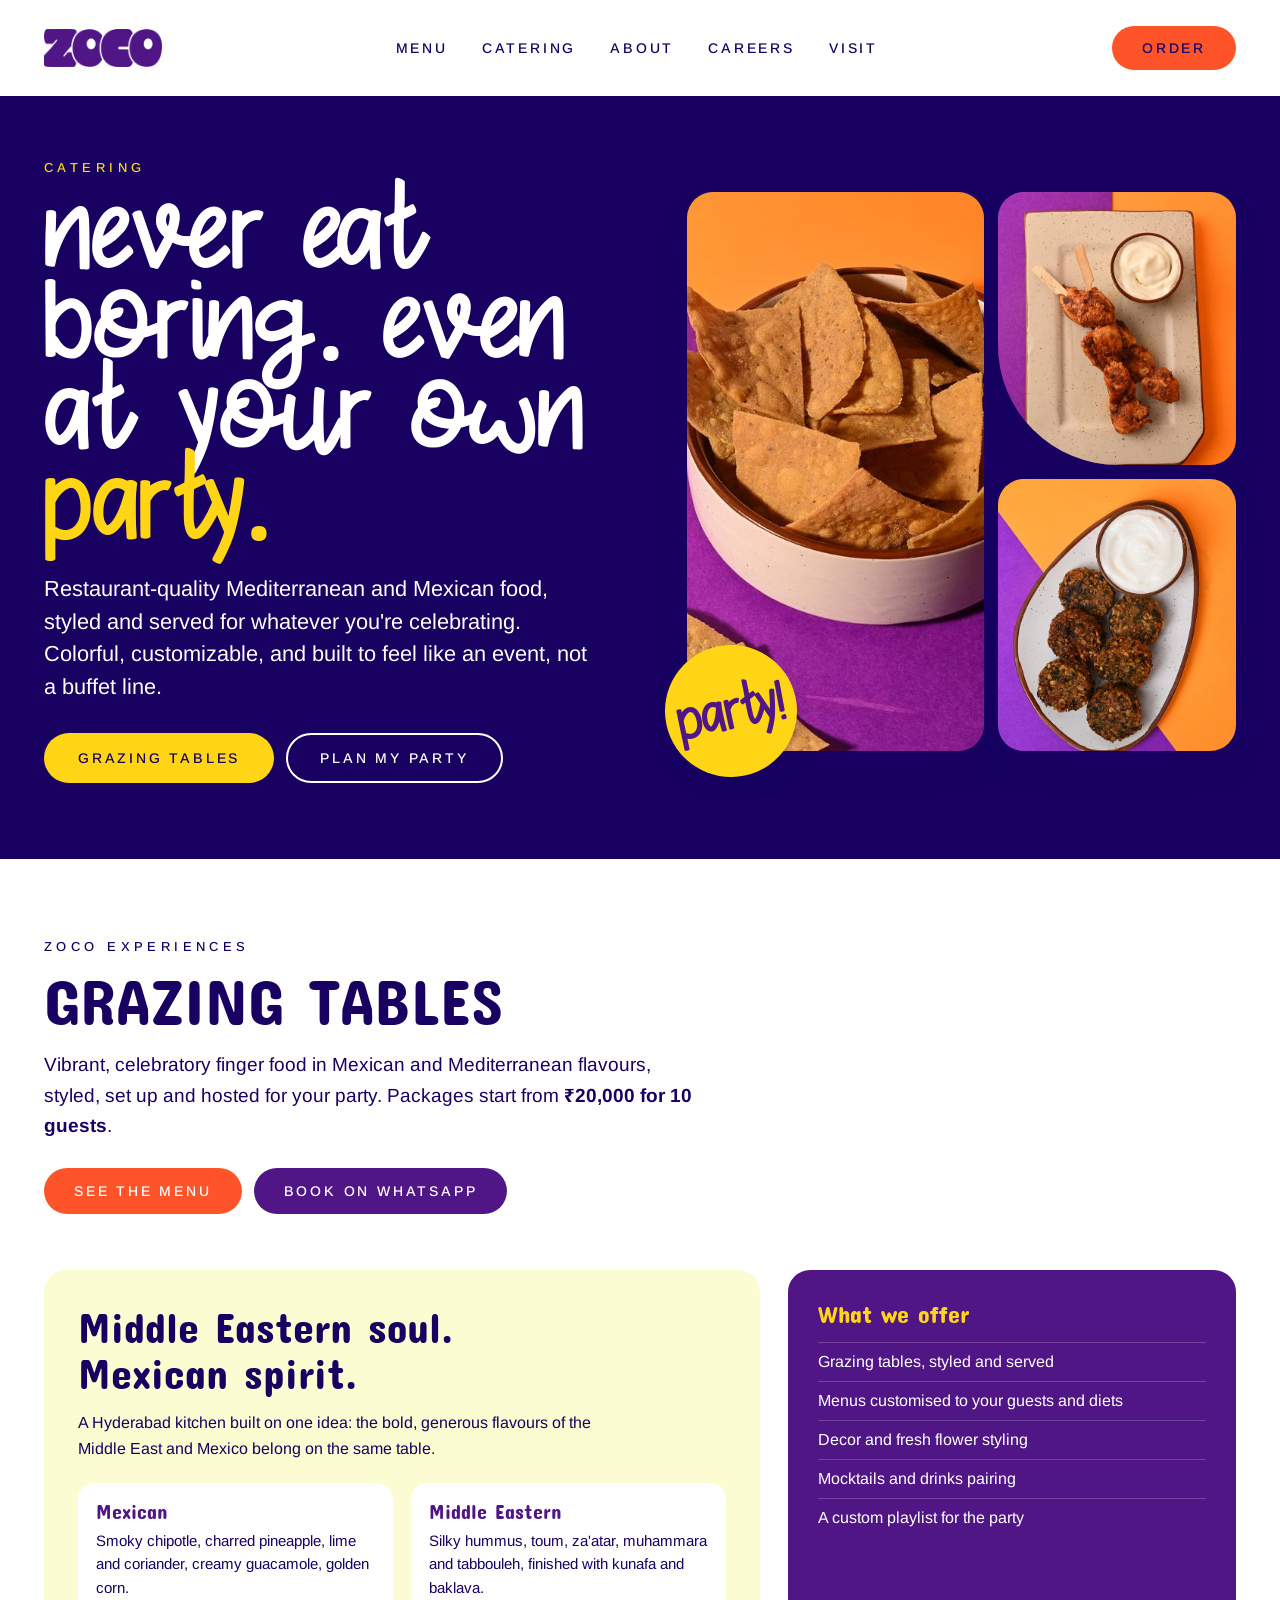
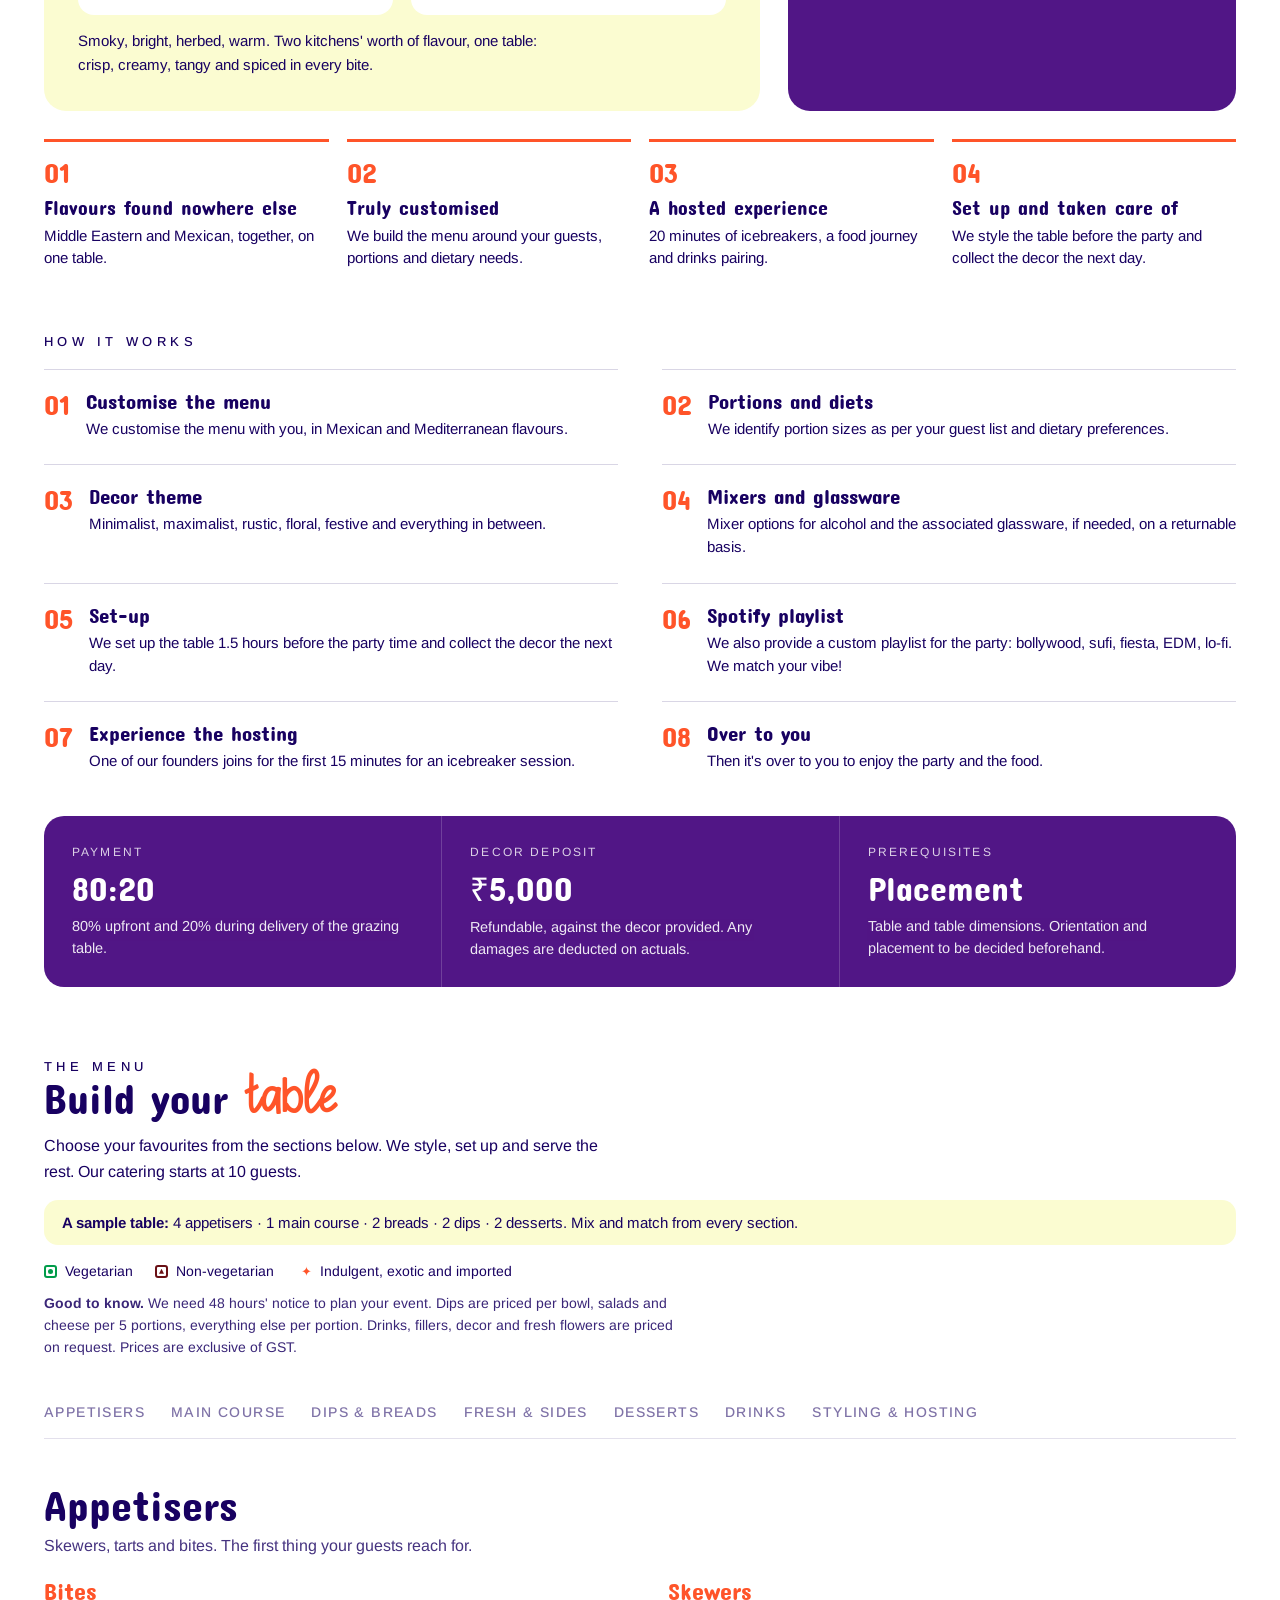
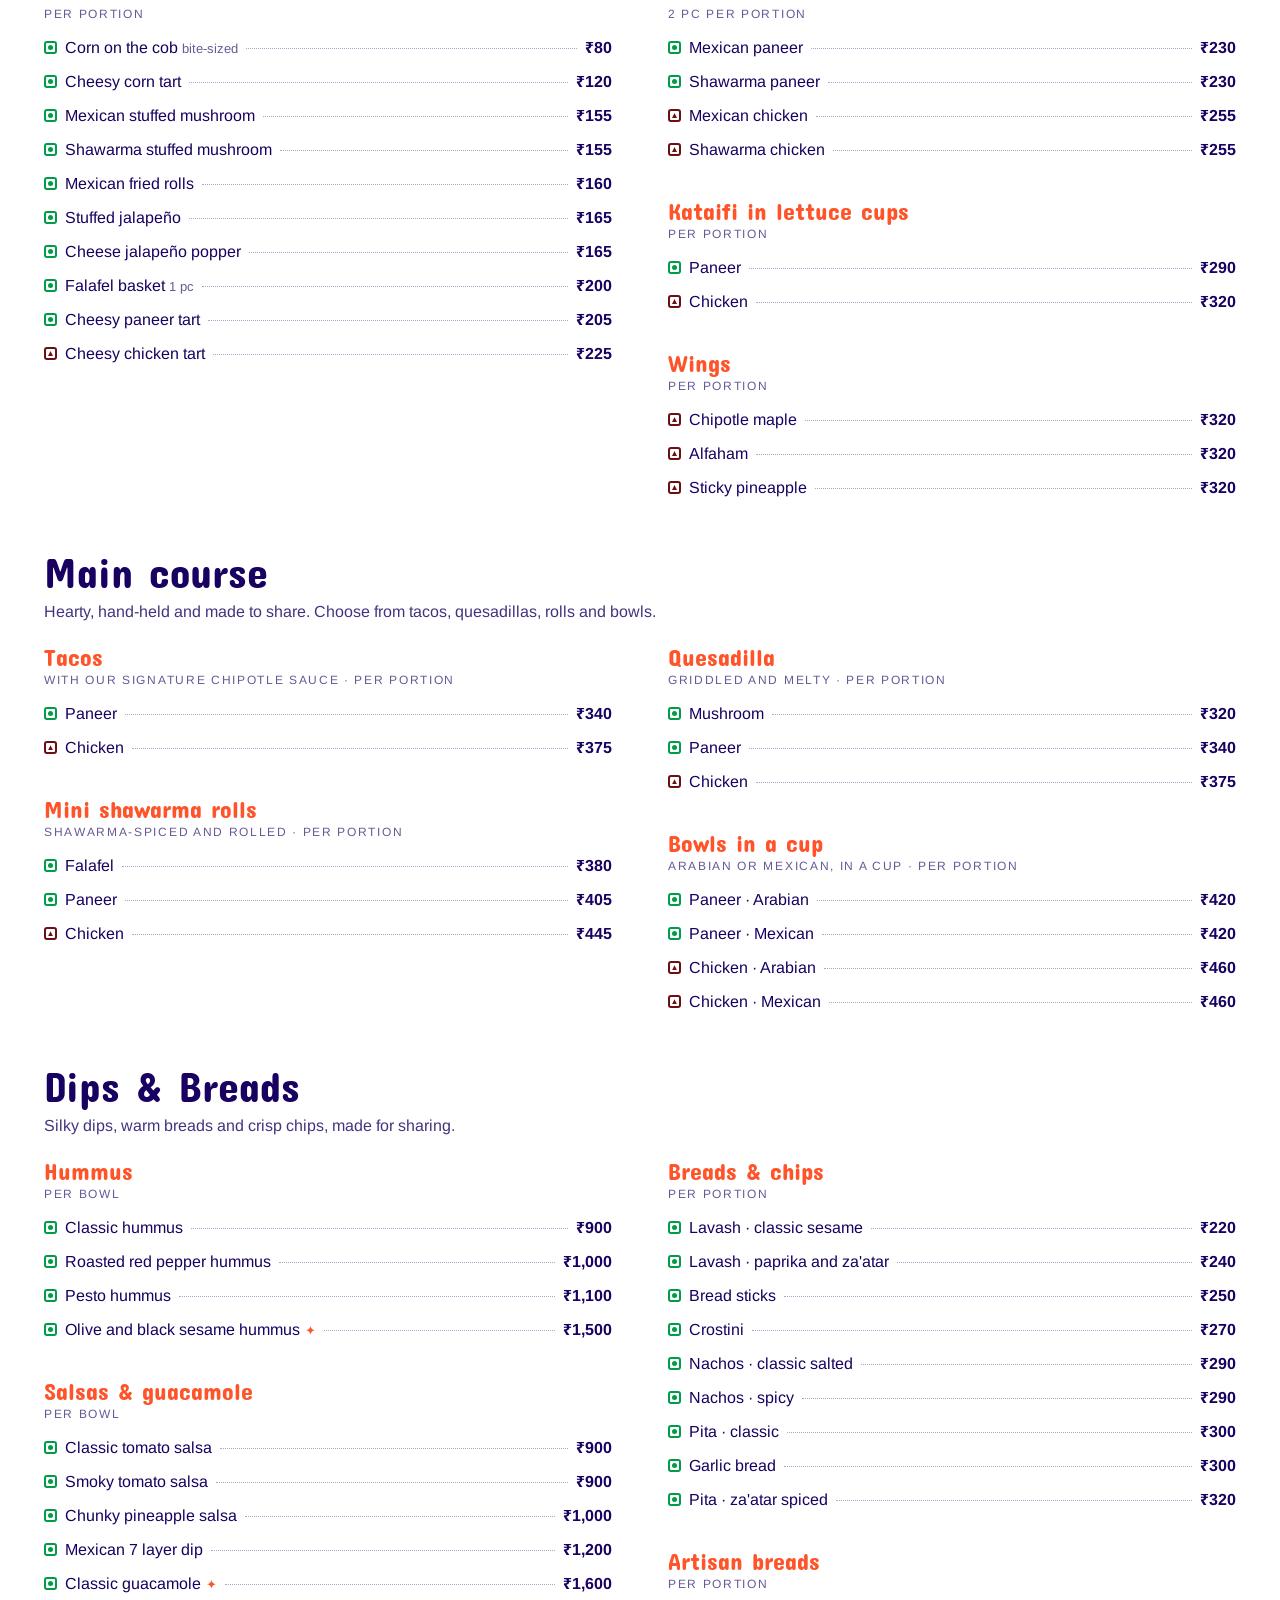
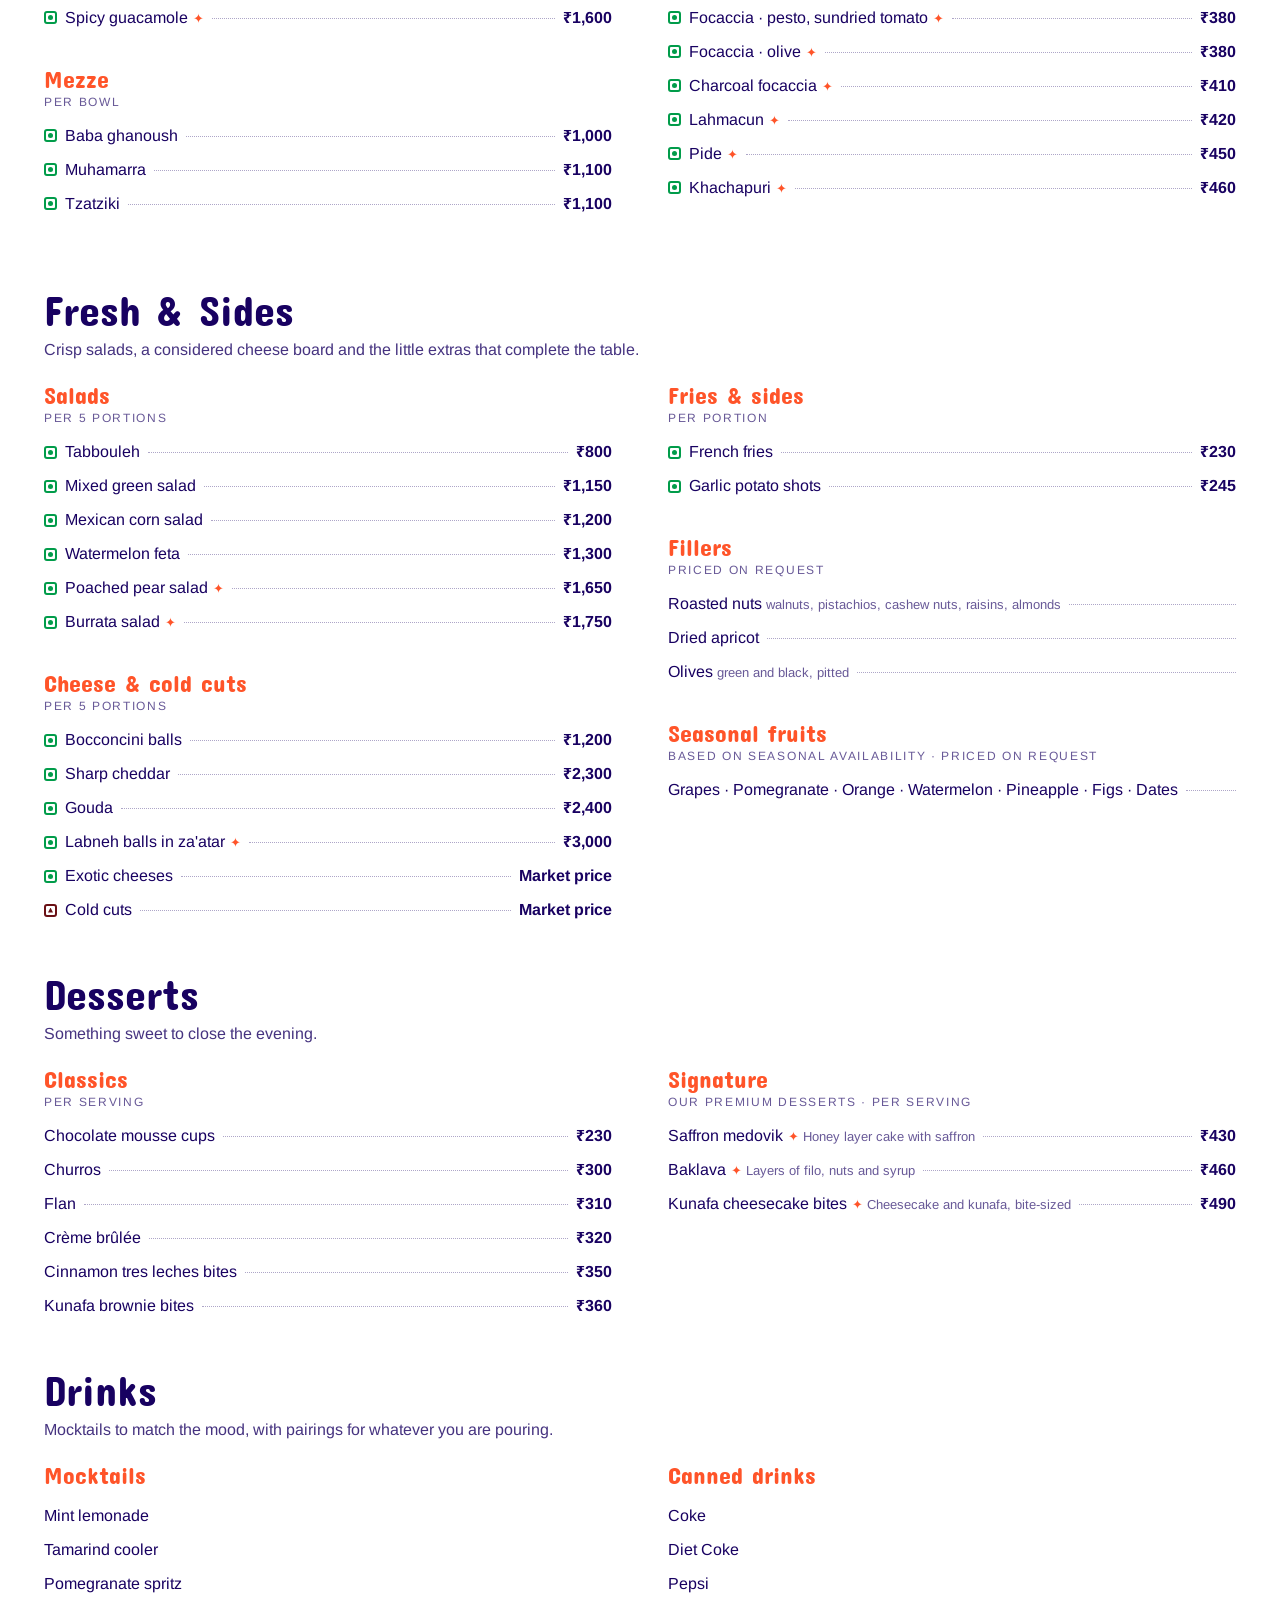
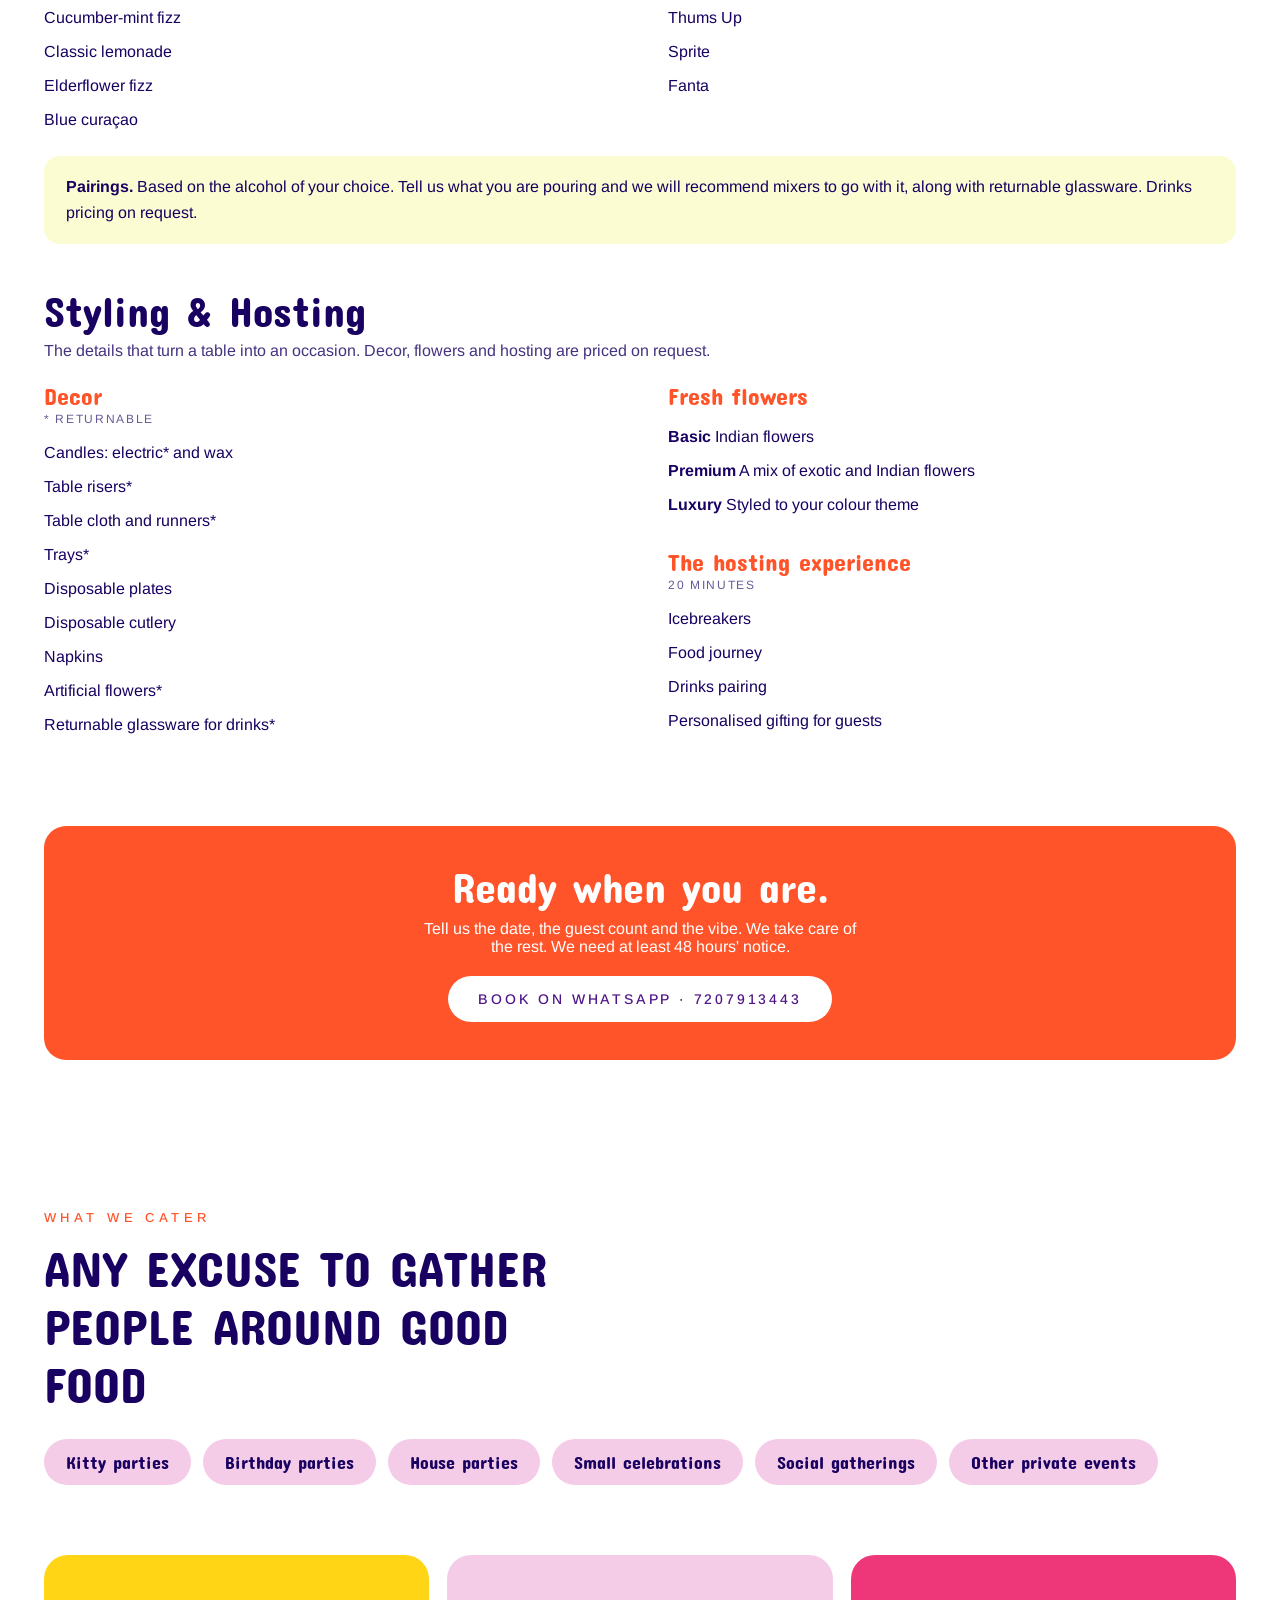
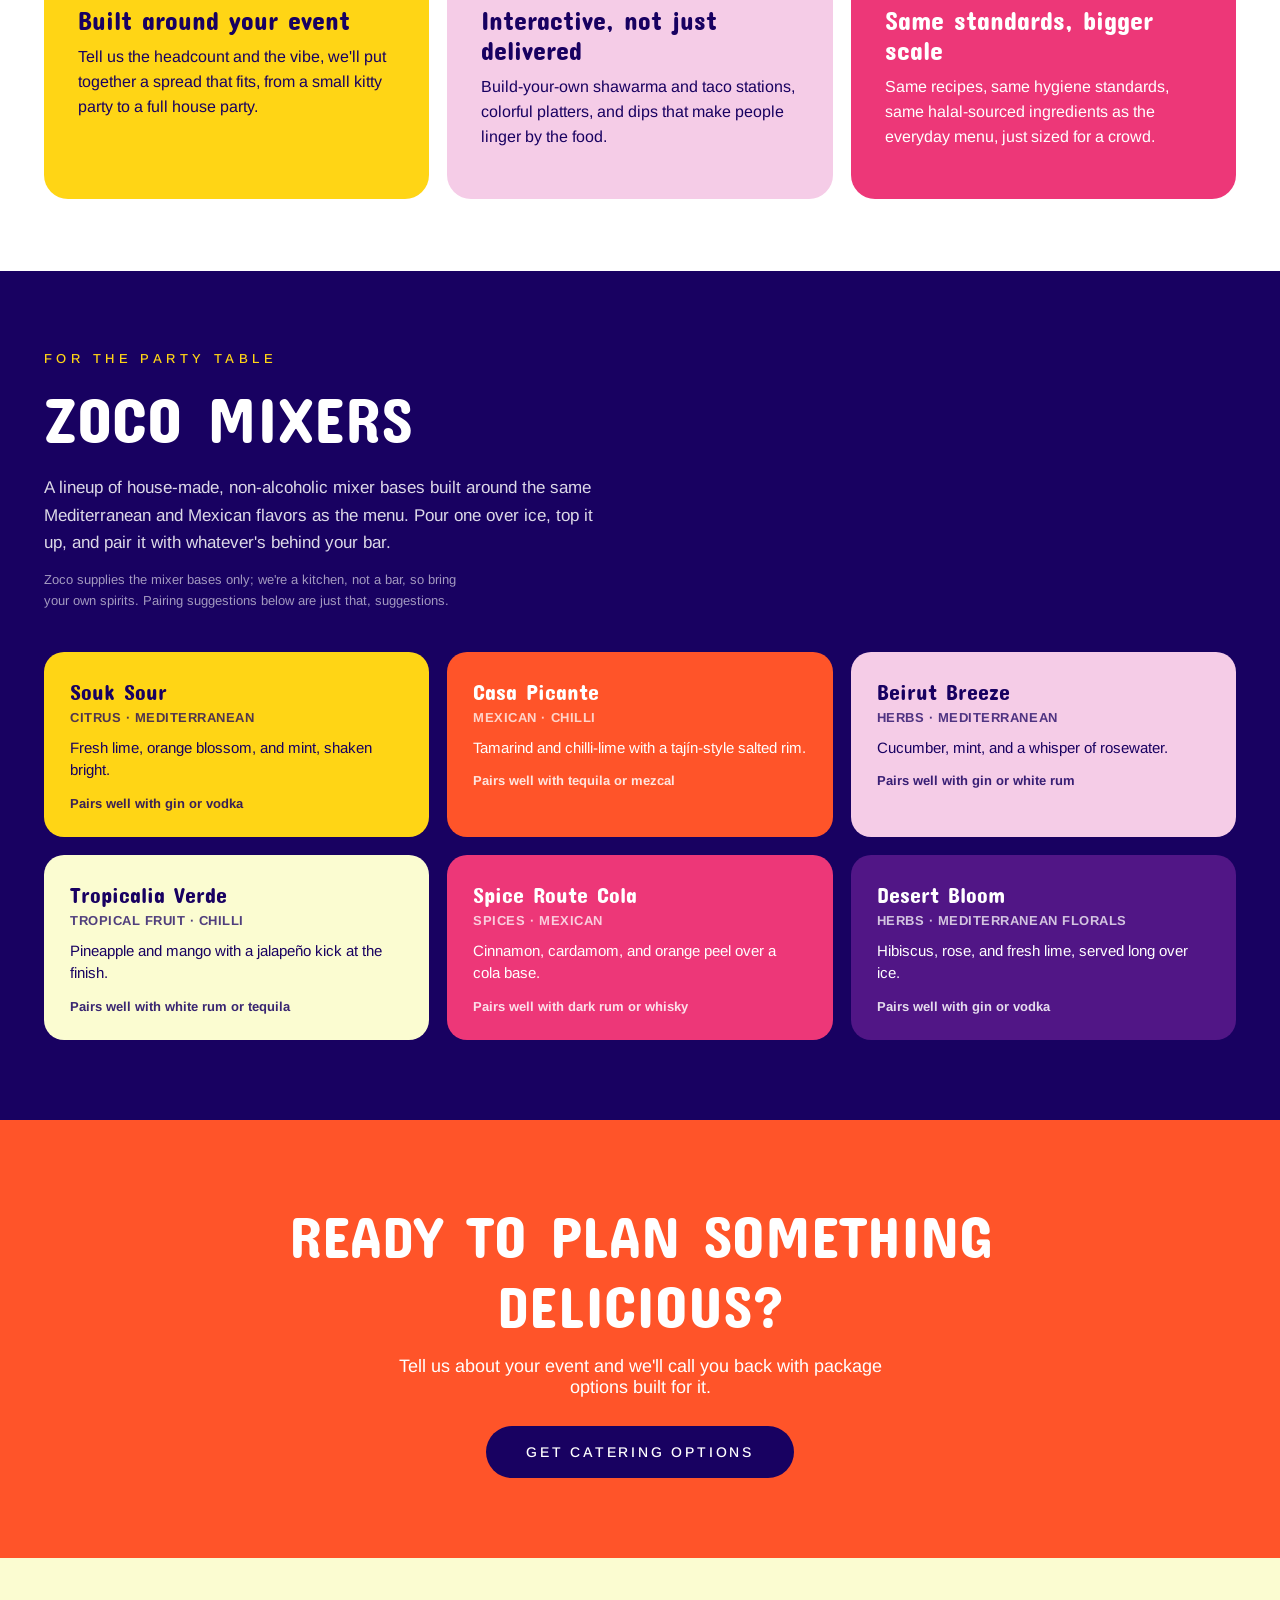
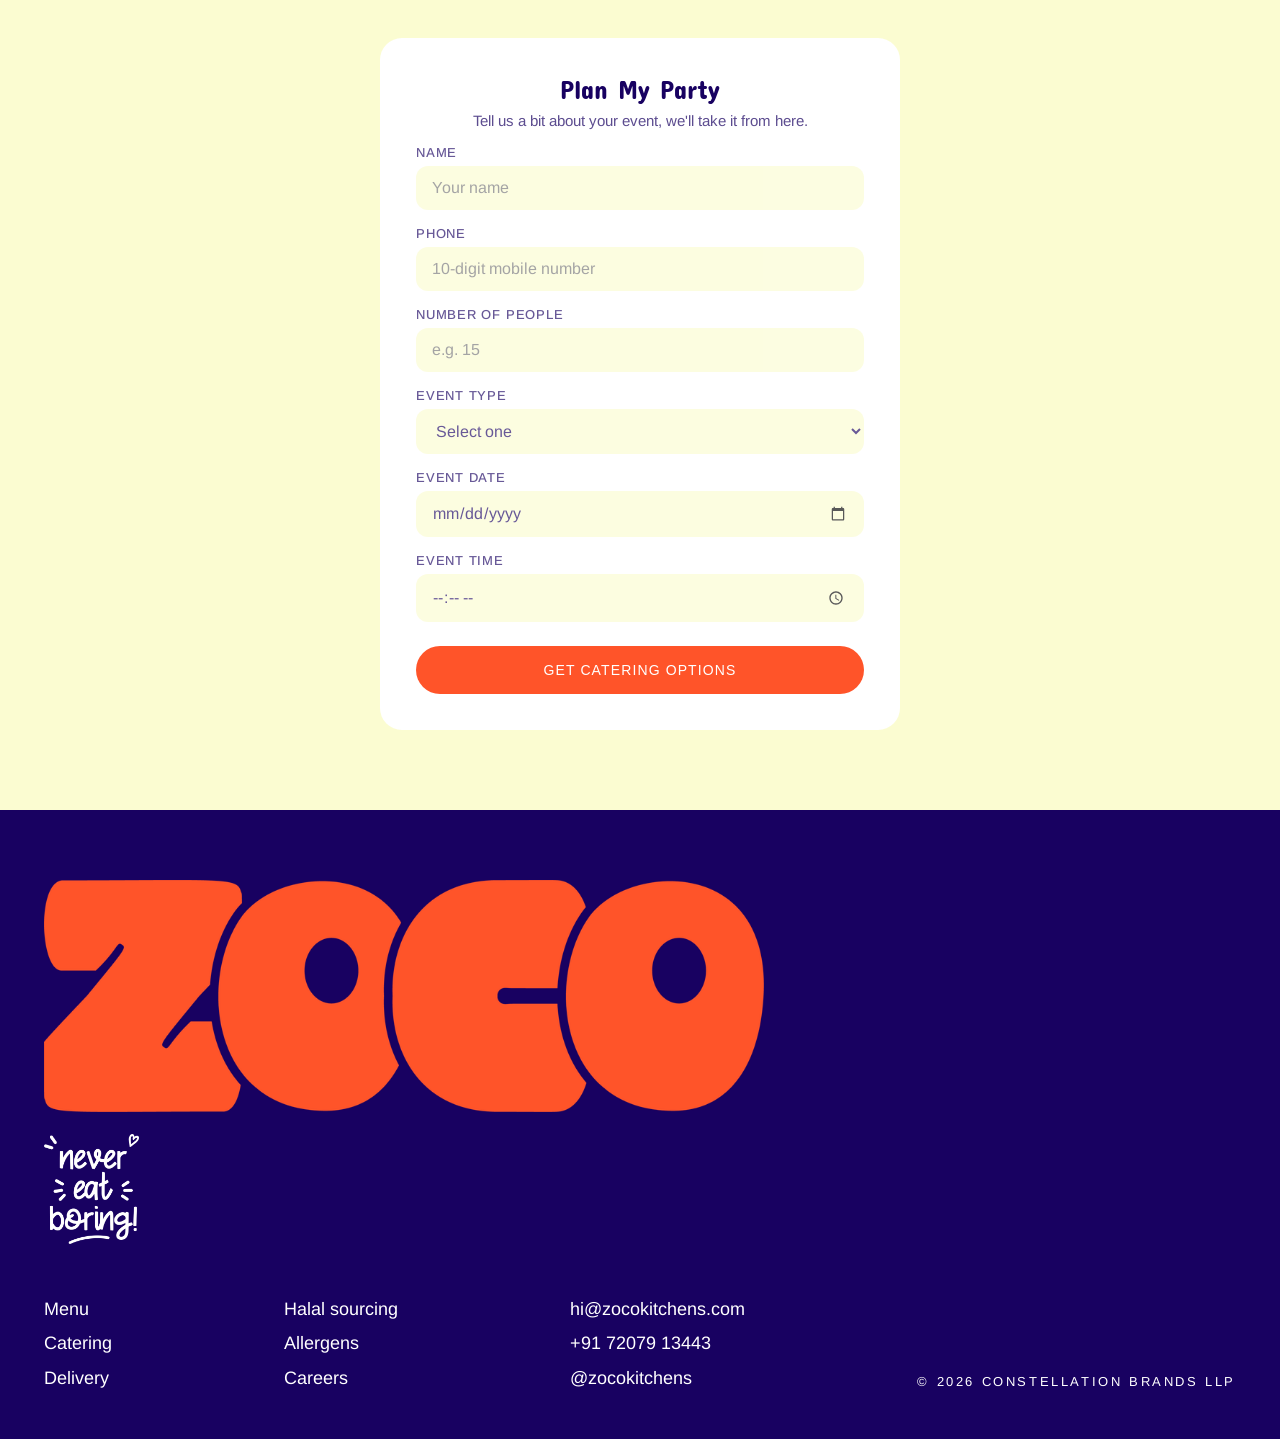
<file: catering.html>
<!DOCTYPE html>
<html lang="en">
<head>
<meta charset="UTF-8">
<meta name="viewport" content="width=device-width, initial-scale=1.0">
<title>Catering · Zoco | Party & Event Food, Hyderabad</title>
<meta name="description" content="Grazing tables and catering from Zoco: Mexican and Mediterranean finger food, styled, set up and hosted. Zoco catering brings colorful, restaurant-quality Mediterranean and Mexican food to your kitty party, birthday, house party, or event in Hyderabad. Plan your party in a minute.">
<link rel="icon" href="brand/favicon.png">
<link rel="preload" href="fonts/ConcertOne-Regular.woff2" as="font" type="font/woff2" crossorigin>
<link rel="stylesheet" href="css/home.css?v=20261116c">
</head>
<body class="zh">

<header class="zh-header" id="zhHeader">
  <a href="index.html" class="zh-word" aria-label="Zoco home"><img src="brand/zoco-logo-purple.png" alt="Zoco" width="520" height="168"></a>
  <nav class="zh-nav">
    <a href="menu.html">Menu</a>
    <a href="catering.html">Catering</a>
    <a href="about.html">About</a>
    <a href="careers.html">Careers</a>
    <a href="index.html#visit">Visit</a>
  </nav>
  <a href="menu.html" class="zh-pill zh-pill-order">Order</a>
  <button class="zh-burger" id="zhBurger" aria-label="Menu"><span></span><span></span><span></span></button>
</header>

<section class="px-hero px-indigo">
  <div class="px-copy">
    <div class="px-eyebrow">Catering</div>
    <h1 class="px-title">never eat boring. even at your own <em>party.</em></h1>
    <p class="px-lede">Restaurant-quality Mediterranean and Mexican food, styled and served for whatever you're celebrating. Colorful, customizable, and built to feel like an event, not a buffet line.</p>
    <div class="px-cta"><a href="#grazing" class="zh-pill hx-pill-light">Grazing tables</a><a href="#plan" class="zh-pill hx-pill-ghost">Plan my party</a></div>
  </div>
  <div class="hx-collage">
    <figure class="hx-tile hx-tile-big"><img src="img/home/nachos-regular.jpg" alt="Nachos" width="720" height="720" fetchpriority="high"></figure>
    <figure class="hx-tile hx-tile-a"><img src="img/home/chicken-skewers-toum.jpg" alt="Chicken skewers with garlic sauce" width="720" height="720"></figure>
    <figure class="hx-tile hx-tile-b"><img src="img/home/falafel-bites-toum.jpg" alt="Falafel bites" width="720" height="720"></figure>
    <div class="hx-sticker"><span>party!</span></div>
  </div>
</section>

<section class="gz" id="grazing">
  <div class="gz-head">
    <div class="zh-eyebrow">Zoco Experiences</div>
    <h2>Grazing tables</h2>
    <p class="gz-lede">Vibrant, celebratory finger food in Mexican and Mediterranean flavours, styled, set up and hosted for your party. Packages start from <b>₹20,000 for 10 guests</b>.</p>
    <div class="btnrow"><a href="#gz-menu" class="zh-pill zh-pill-menu">See the menu</a><a href="https://wa.me/917207913443?text=Hi%2C%20I%27d%20like%20to%20book%20a%20Zoco%20grazing%20table.%20Date%3A%20%20Guests%3A%20" class="zh-pill" target="_blank" rel="noopener">Book on WhatsApp</a></div>
  </div>

  <div class="gz-about">
    <div class="gz-about-main">
      <h3>Middle Eastern soul.<br>Mexican spirit.</h3>
      <p>A Hyderabad kitchen built on one idea: the bold, generous flavours of the Middle East and Mexico belong on the same table.</p>
      <div class="gz-flavours"><div><b>Mexican</b><span>Smoky chipotle, charred pineapple, lime and coriander, creamy guacamole, golden corn.</span></div><div><b>Middle Eastern</b><span>Silky hummus, toum, za'atar, muhammara and tabbouleh, finished with kunafa and baklava.</span></div></div>
      <p class="gz-small">Smoky, bright, herbed, warm. Two kitchens' worth of flavour, one table: crisp, creamy, tangy and spiced in every bite.</p>
    </div>
    <div class="gz-offer"><h4>What we offer</h4><ul><li>Grazing tables, styled and served</li><li>Menus customised to your guests and diets</li><li>Decor and fresh flower styling</li><li>Mocktails and drinks pairing</li><li>A custom playlist for the party</li></ul></div>
  </div>

  <div class="gz-why">
    <div><span class="gz-num">01</span><h4>Flavours found nowhere else</h4><p>Middle Eastern and Mexican, together, on one table.</p></div>
    <div><span class="gz-num">02</span><h4>Truly customised</h4><p>We build the menu around your guests, portions and dietary needs.</p></div>
    <div><span class="gz-num">03</span><h4>A hosted experience</h4><p>20 minutes of icebreakers, a food journey and drinks pairing.</p></div>
    <div><span class="gz-num">04</span><h4>Set up and taken care of</h4><p>We style the table before the party and collect the decor the next day.</p></div>
  </div>

  <div class="gz-how">
    <div class="zh-eyebrow">How it works</div>
    <div class="gz-steps"><div class="gz-step"><span class="gz-num">01</span><div><h4>Customise the menu</h4><p>We customise the menu with you, in Mexican and Mediterranean flavours.</p></div></div><div class="gz-step"><span class="gz-num">02</span><div><h4>Portions and diets</h4><p>We identify portion sizes as per your guest list and dietary preferences.</p></div></div><div class="gz-step"><span class="gz-num">03</span><div><h4>Decor theme</h4><p>Minimalist, maximalist, rustic, floral, festive and everything in between.</p></div></div><div class="gz-step"><span class="gz-num">04</span><div><h4>Mixers and glassware</h4><p>Mixer options for alcohol and the associated glassware, if needed, on a returnable basis.</p></div></div><div class="gz-step"><span class="gz-num">05</span><div><h4>Set-up</h4><p>We set up the table 1.5 hours before the party time and collect the decor the next day.</p></div></div><div class="gz-step"><span class="gz-num">06</span><div><h4>Spotify playlist</h4><p>We also provide a custom playlist for the party: bollywood, sufi, fiesta, EDM, lo-fi. We match your vibe!</p></div></div><div class="gz-step"><span class="gz-num">07</span><div><h4>Experience the hosting</h4><p>One of our founders joins for the first 15 minutes for an icebreaker session.</p></div></div><div class="gz-step"><span class="gz-num">08</span><div><h4>Over to you</h4><p>Then it's over to you to enjoy the party and the food.</p></div></div></div>
    <div class="gz-terms">
      <div><span>Payment</span><b>80:20</b><p>80% upfront and 20% during delivery of the grazing table.</p></div>
      <div><span>Decor deposit</span><b>₹5,000</b><p>Refundable, against the decor provided. Any damages are deducted on actuals.</p></div>
      <div><span>Prerequisites</span><b>Placement</b><p>Table and table dimensions. Orientation and placement to be decided beforehand.</p></div>
    </div>
  </div>

  <div class="gz-menu" id="gz-menu">
    <div class="gz-menu-head"><div class="zh-eyebrow">The menu</div><h3>Build your <span class="hx-glow">table</span></h3>
      <p>Choose your favourites from the sections below. We style, set up and serve the rest. Our catering starts at 10 guests.</p>
      <div class="gz-sample"><b>A sample table:</b> 4 appetisers · 1 main course · 2 breads · 2 dips · 2 desserts. Mix and match from every section.</div>
      <div class="gz-legend"><span><i class="gz-dot v"></i> Vegetarian</span><span><i class="gz-dot n"></i> Non-vegetarian</span><span><span class="gz-star">✦</span> Indulgent, exotic and imported</span></div>
      <div class="gz-good"><b>Good to know.</b> We need 48 hours' notice to plan your event. Dips are priced per bowl, salads and cheese per 5 portions, everything else per portion. Drinks, fillers, decor and fresh flowers are priced on request. Prices are exclusive of GST.</div>
    </div>
    <nav class="gz-nav" id="gzNav"><a href="#gz-appetisers" data-sec="gz-appetisers">Appetisers</a><a href="#gz-main" data-sec="gz-main">Main course</a><a href="#gz-dips" data-sec="gz-dips">Dips & Breads</a><a href="#gz-fresh" data-sec="gz-fresh">Fresh & Sides</a><a href="#gz-desserts" data-sec="gz-desserts">Desserts</a><a href="#gz-drinks" data-sec="gz-drinks">Drinks</a><a href="#gz-styling" data-sec="gz-styling">Styling & Hosting</a></nav>
    <section class="gz-sec" id="gz-appetisers"><h3>Appetisers</h3><p class="gz-intro">Skewers, tarts and bites. The first thing your guests reach for.</p><div class="gz-cols"><div class="gz-group"><h4>Bites</h4><div class="gz-sub">Per portion</div><ul><li><span class="gz-dot v" title="Vegetarian"></span><span class="gz-name">Corn on the cob <span class="gz-note">bite-sized</span></span><span class="gz-fill"></span><span class="gz-price">₹80</span></li><li><span class="gz-dot v" title="Vegetarian"></span><span class="gz-name">Cheesy corn tart</span><span class="gz-fill"></span><span class="gz-price">₹120</span></li><li><span class="gz-dot v" title="Vegetarian"></span><span class="gz-name">Mexican stuffed mushroom</span><span class="gz-fill"></span><span class="gz-price">₹155</span></li><li><span class="gz-dot v" title="Vegetarian"></span><span class="gz-name">Shawarma stuffed mushroom</span><span class="gz-fill"></span><span class="gz-price">₹155</span></li><li><span class="gz-dot v" title="Vegetarian"></span><span class="gz-name">Mexican fried rolls</span><span class="gz-fill"></span><span class="gz-price">₹160</span></li><li><span class="gz-dot v" title="Vegetarian"></span><span class="gz-name">Stuffed jalapeño</span><span class="gz-fill"></span><span class="gz-price">₹165</span></li><li><span class="gz-dot v" title="Vegetarian"></span><span class="gz-name">Cheese jalapeño popper</span><span class="gz-fill"></span><span class="gz-price">₹165</span></li><li><span class="gz-dot v" title="Vegetarian"></span><span class="gz-name">Falafel basket <span class="gz-note">1 pc</span></span><span class="gz-fill"></span><span class="gz-price">₹200</span></li><li><span class="gz-dot v" title="Vegetarian"></span><span class="gz-name">Cheesy paneer tart</span><span class="gz-fill"></span><span class="gz-price">₹205</span></li><li><span class="gz-dot n" title="Non-vegetarian"></span><span class="gz-name">Cheesy chicken tart</span><span class="gz-fill"></span><span class="gz-price">₹225</span></li></ul></div><div class="gz-group"><h4>Skewers</h4><div class="gz-sub">2 pc per portion</div><ul><li><span class="gz-dot v" title="Vegetarian"></span><span class="gz-name">Mexican paneer</span><span class="gz-fill"></span><span class="gz-price">₹230</span></li><li><span class="gz-dot v" title="Vegetarian"></span><span class="gz-name">Shawarma paneer</span><span class="gz-fill"></span><span class="gz-price">₹230</span></li><li><span class="gz-dot n" title="Non-vegetarian"></span><span class="gz-name">Mexican chicken</span><span class="gz-fill"></span><span class="gz-price">₹255</span></li><li><span class="gz-dot n" title="Non-vegetarian"></span><span class="gz-name">Shawarma chicken</span><span class="gz-fill"></span><span class="gz-price">₹255</span></li></ul></div><div class="gz-group"><h4>Kataifi in lettuce cups</h4><div class="gz-sub">Per portion</div><ul><li><span class="gz-dot v" title="Vegetarian"></span><span class="gz-name">Paneer</span><span class="gz-fill"></span><span class="gz-price">₹290</span></li><li><span class="gz-dot n" title="Non-vegetarian"></span><span class="gz-name">Chicken</span><span class="gz-fill"></span><span class="gz-price">₹320</span></li></ul></div><div class="gz-group"><h4>Wings</h4><div class="gz-sub">Per portion</div><ul><li><span class="gz-dot n" title="Non-vegetarian"></span><span class="gz-name">Chipotle maple</span><span class="gz-fill"></span><span class="gz-price">₹320</span></li><li><span class="gz-dot n" title="Non-vegetarian"></span><span class="gz-name">Alfaham</span><span class="gz-fill"></span><span class="gz-price">₹320</span></li><li><span class="gz-dot n" title="Non-vegetarian"></span><span class="gz-name">Sticky pineapple</span><span class="gz-fill"></span><span class="gz-price">₹320</span></li></ul></div></div></section><section class="gz-sec" id="gz-main"><h3>Main course</h3><p class="gz-intro">Hearty, hand-held and made to share. Choose from tacos, quesadillas, rolls and bowls.</p><div class="gz-cols"><div class="gz-group"><h4>Tacos</h4><div class="gz-sub">With our signature chipotle sauce · per portion</div><ul><li><span class="gz-dot v" title="Vegetarian"></span><span class="gz-name">Paneer</span><span class="gz-fill"></span><span class="gz-price">₹340</span></li><li><span class="gz-dot n" title="Non-vegetarian"></span><span class="gz-name">Chicken</span><span class="gz-fill"></span><span class="gz-price">₹375</span></li></ul></div><div class="gz-group"><h4>Mini shawarma rolls</h4><div class="gz-sub">Shawarma-spiced and rolled · per portion</div><ul><li><span class="gz-dot v" title="Vegetarian"></span><span class="gz-name">Falafel</span><span class="gz-fill"></span><span class="gz-price">₹380</span></li><li><span class="gz-dot v" title="Vegetarian"></span><span class="gz-name">Paneer</span><span class="gz-fill"></span><span class="gz-price">₹405</span></li><li><span class="gz-dot n" title="Non-vegetarian"></span><span class="gz-name">Chicken</span><span class="gz-fill"></span><span class="gz-price">₹445</span></li></ul></div><div class="gz-group"><h4>Quesadilla</h4><div class="gz-sub">Griddled and melty · per portion</div><ul><li><span class="gz-dot v" title="Vegetarian"></span><span class="gz-name">Mushroom</span><span class="gz-fill"></span><span class="gz-price">₹320</span></li><li><span class="gz-dot v" title="Vegetarian"></span><span class="gz-name">Paneer</span><span class="gz-fill"></span><span class="gz-price">₹340</span></li><li><span class="gz-dot n" title="Non-vegetarian"></span><span class="gz-name">Chicken</span><span class="gz-fill"></span><span class="gz-price">₹375</span></li></ul></div><div class="gz-group"><h4>Bowls in a cup</h4><div class="gz-sub">Arabian or Mexican, in a cup · per portion</div><ul><li><span class="gz-dot v" title="Vegetarian"></span><span class="gz-name">Paneer · Arabian</span><span class="gz-fill"></span><span class="gz-price">₹420</span></li><li><span class="gz-dot v" title="Vegetarian"></span><span class="gz-name">Paneer · Mexican</span><span class="gz-fill"></span><span class="gz-price">₹420</span></li><li><span class="gz-dot n" title="Non-vegetarian"></span><span class="gz-name">Chicken · Arabian</span><span class="gz-fill"></span><span class="gz-price">₹460</span></li><li><span class="gz-dot n" title="Non-vegetarian"></span><span class="gz-name">Chicken · Mexican</span><span class="gz-fill"></span><span class="gz-price">₹460</span></li></ul></div></div></section><section class="gz-sec" id="gz-dips"><h3>Dips & Breads</h3><p class="gz-intro">Silky dips, warm breads and crisp chips, made for sharing.</p><div class="gz-cols"><div class="gz-group"><h4>Hummus</h4><div class="gz-sub">Per bowl</div><ul><li><span class="gz-dot v" title="Vegetarian"></span><span class="gz-name">Classic hummus</span><span class="gz-fill"></span><span class="gz-price">₹900</span></li><li><span class="gz-dot v" title="Vegetarian"></span><span class="gz-name">Roasted red pepper hummus</span><span class="gz-fill"></span><span class="gz-price">₹1,000</span></li><li><span class="gz-dot v" title="Vegetarian"></span><span class="gz-name">Pesto hummus</span><span class="gz-fill"></span><span class="gz-price">₹1,100</span></li><li><span class="gz-dot v" title="Vegetarian"></span><span class="gz-name">Olive and black sesame hummus<span class="gz-star" title="Indulgent and imported">✦</span></span><span class="gz-fill"></span><span class="gz-price">₹1,500</span></li></ul></div><div class="gz-group"><h4>Salsas & guacamole</h4><div class="gz-sub">Per bowl</div><ul><li><span class="gz-dot v" title="Vegetarian"></span><span class="gz-name">Classic tomato salsa</span><span class="gz-fill"></span><span class="gz-price">₹900</span></li><li><span class="gz-dot v" title="Vegetarian"></span><span class="gz-name">Smoky tomato salsa</span><span class="gz-fill"></span><span class="gz-price">₹900</span></li><li><span class="gz-dot v" title="Vegetarian"></span><span class="gz-name">Chunky pineapple salsa</span><span class="gz-fill"></span><span class="gz-price">₹1,000</span></li><li><span class="gz-dot v" title="Vegetarian"></span><span class="gz-name">Mexican 7 layer dip</span><span class="gz-fill"></span><span class="gz-price">₹1,200</span></li><li><span class="gz-dot v" title="Vegetarian"></span><span class="gz-name">Classic guacamole<span class="gz-star" title="Indulgent and imported">✦</span></span><span class="gz-fill"></span><span class="gz-price">₹1,600</span></li><li><span class="gz-dot v" title="Vegetarian"></span><span class="gz-name">Spicy guacamole<span class="gz-star" title="Indulgent and imported">✦</span></span><span class="gz-fill"></span><span class="gz-price">₹1,600</span></li></ul></div><div class="gz-group"><h4>Mezze</h4><div class="gz-sub">Per bowl</div><ul><li><span class="gz-dot v" title="Vegetarian"></span><span class="gz-name">Baba ghanoush</span><span class="gz-fill"></span><span class="gz-price">₹1,000</span></li><li><span class="gz-dot v" title="Vegetarian"></span><span class="gz-name">Muhamarra</span><span class="gz-fill"></span><span class="gz-price">₹1,100</span></li><li><span class="gz-dot v" title="Vegetarian"></span><span class="gz-name">Tzatziki</span><span class="gz-fill"></span><span class="gz-price">₹1,100</span></li></ul></div><div class="gz-group"><h4>Breads & chips</h4><div class="gz-sub">Per portion</div><ul><li><span class="gz-dot v" title="Vegetarian"></span><span class="gz-name">Lavash · classic sesame</span><span class="gz-fill"></span><span class="gz-price">₹220</span></li><li><span class="gz-dot v" title="Vegetarian"></span><span class="gz-name">Lavash · paprika and za'atar</span><span class="gz-fill"></span><span class="gz-price">₹240</span></li><li><span class="gz-dot v" title="Vegetarian"></span><span class="gz-name">Bread sticks</span><span class="gz-fill"></span><span class="gz-price">₹250</span></li><li><span class="gz-dot v" title="Vegetarian"></span><span class="gz-name">Crostini</span><span class="gz-fill"></span><span class="gz-price">₹270</span></li><li><span class="gz-dot v" title="Vegetarian"></span><span class="gz-name">Nachos · classic salted</span><span class="gz-fill"></span><span class="gz-price">₹290</span></li><li><span class="gz-dot v" title="Vegetarian"></span><span class="gz-name">Nachos · spicy</span><span class="gz-fill"></span><span class="gz-price">₹290</span></li><li><span class="gz-dot v" title="Vegetarian"></span><span class="gz-name">Pita · classic</span><span class="gz-fill"></span><span class="gz-price">₹300</span></li><li><span class="gz-dot v" title="Vegetarian"></span><span class="gz-name">Garlic bread</span><span class="gz-fill"></span><span class="gz-price">₹300</span></li><li><span class="gz-dot v" title="Vegetarian"></span><span class="gz-name">Pita · za'atar spiced</span><span class="gz-fill"></span><span class="gz-price">₹320</span></li></ul></div><div class="gz-group"><h4>Artisan breads</h4><div class="gz-sub">Per portion</div><ul><li><span class="gz-dot v" title="Vegetarian"></span><span class="gz-name">Focaccia · pesto, sundried tomato<span class="gz-star" title="Indulgent and imported">✦</span></span><span class="gz-fill"></span><span class="gz-price">₹380</span></li><li><span class="gz-dot v" title="Vegetarian"></span><span class="gz-name">Focaccia · olive<span class="gz-star" title="Indulgent and imported">✦</span></span><span class="gz-fill"></span><span class="gz-price">₹380</span></li><li><span class="gz-dot v" title="Vegetarian"></span><span class="gz-name">Charcoal focaccia<span class="gz-star" title="Indulgent and imported">✦</span></span><span class="gz-fill"></span><span class="gz-price">₹410</span></li><li><span class="gz-dot v" title="Vegetarian"></span><span class="gz-name">Lahmacun<span class="gz-star" title="Indulgent and imported">✦</span></span><span class="gz-fill"></span><span class="gz-price">₹420</span></li><li><span class="gz-dot v" title="Vegetarian"></span><span class="gz-name">Pide<span class="gz-star" title="Indulgent and imported">✦</span></span><span class="gz-fill"></span><span class="gz-price">₹450</span></li><li><span class="gz-dot v" title="Vegetarian"></span><span class="gz-name">Khachapuri<span class="gz-star" title="Indulgent and imported">✦</span></span><span class="gz-fill"></span><span class="gz-price">₹460</span></li></ul></div></div></section><section class="gz-sec" id="gz-fresh"><h3>Fresh & Sides</h3><p class="gz-intro">Crisp salads, a considered cheese board and the little extras that complete the table.</p><div class="gz-cols"><div class="gz-group"><h4>Salads</h4><div class="gz-sub">Per 5 portions</div><ul><li><span class="gz-dot v" title="Vegetarian"></span><span class="gz-name">Tabbouleh</span><span class="gz-fill"></span><span class="gz-price">₹800</span></li><li><span class="gz-dot v" title="Vegetarian"></span><span class="gz-name">Mixed green salad</span><span class="gz-fill"></span><span class="gz-price">₹1,150</span></li><li><span class="gz-dot v" title="Vegetarian"></span><span class="gz-name">Mexican corn salad</span><span class="gz-fill"></span><span class="gz-price">₹1,200</span></li><li><span class="gz-dot v" title="Vegetarian"></span><span class="gz-name">Watermelon feta</span><span class="gz-fill"></span><span class="gz-price">₹1,300</span></li><li><span class="gz-dot v" title="Vegetarian"></span><span class="gz-name">Poached pear salad<span class="gz-star" title="Indulgent and imported">✦</span></span><span class="gz-fill"></span><span class="gz-price">₹1,650</span></li><li><span class="gz-dot v" title="Vegetarian"></span><span class="gz-name">Burrata salad<span class="gz-star" title="Indulgent and imported">✦</span></span><span class="gz-fill"></span><span class="gz-price">₹1,750</span></li></ul></div><div class="gz-group"><h4>Cheese & cold cuts</h4><div class="gz-sub">Per 5 portions</div><ul><li><span class="gz-dot v" title="Vegetarian"></span><span class="gz-name">Bocconcini balls</span><span class="gz-fill"></span><span class="gz-price">₹1,200</span></li><li><span class="gz-dot v" title="Vegetarian"></span><span class="gz-name">Sharp cheddar</span><span class="gz-fill"></span><span class="gz-price">₹2,300</span></li><li><span class="gz-dot v" title="Vegetarian"></span><span class="gz-name">Gouda</span><span class="gz-fill"></span><span class="gz-price">₹2,400</span></li><li><span class="gz-dot v" title="Vegetarian"></span><span class="gz-name">Labneh balls in za'atar<span class="gz-star" title="Indulgent and imported">✦</span></span><span class="gz-fill"></span><span class="gz-price">₹3,000</span></li><li><span class="gz-dot v" title="Vegetarian"></span><span class="gz-name">Exotic cheeses</span><span class="gz-fill"></span><span class="gz-price">Market price</span></li><li><span class="gz-dot n" title="Non-vegetarian"></span><span class="gz-name">Cold cuts</span><span class="gz-fill"></span><span class="gz-price">Market price</span></li></ul></div><div class="gz-group"><h4>Fries & sides</h4><div class="gz-sub">Per portion</div><ul><li><span class="gz-dot v" title="Vegetarian"></span><span class="gz-name">French fries</span><span class="gz-fill"></span><span class="gz-price">₹230</span></li><li><span class="gz-dot v" title="Vegetarian"></span><span class="gz-name">Garlic potato shots</span><span class="gz-fill"></span><span class="gz-price">₹245</span></li></ul></div><div class="gz-group"><h4>Fillers</h4><div class="gz-sub">Priced on request</div><ul><li><span class="gz-name">Roasted nuts <span class="gz-note">walnuts, pistachios, cashew nuts, raisins, almonds</span></span><span class="gz-fill"></span></li><li><span class="gz-name">Dried apricot</span><span class="gz-fill"></span></li><li><span class="gz-name">Olives <span class="gz-note">green and black, pitted</span></span><span class="gz-fill"></span></li></ul></div><div class="gz-group"><h4>Seasonal fruits</h4><div class="gz-sub">Based on seasonal availability · priced on request</div><ul><li><span class="gz-name">Grapes · Pomegranate · Orange · Watermelon · Pineapple · Figs · Dates</span><span class="gz-fill"></span></li></ul></div></div></section><section class="gz-sec" id="gz-desserts"><h3>Desserts</h3><p class="gz-intro">Something sweet to close the evening.</p><div class="gz-cols"><div class="gz-group"><h4>Classics</h4><div class="gz-sub">Per serving</div><ul><li><span class="gz-name">Chocolate mousse cups</span><span class="gz-fill"></span><span class="gz-price">₹230</span></li><li><span class="gz-name">Churros</span><span class="gz-fill"></span><span class="gz-price">₹300</span></li><li><span class="gz-name">Flan</span><span class="gz-fill"></span><span class="gz-price">₹310</span></li><li><span class="gz-name">Crème brûlée</span><span class="gz-fill"></span><span class="gz-price">₹320</span></li><li><span class="gz-name">Cinnamon tres leches bites</span><span class="gz-fill"></span><span class="gz-price">₹350</span></li><li><span class="gz-name">Kunafa brownie bites</span><span class="gz-fill"></span><span class="gz-price">₹360</span></li></ul></div><div class="gz-group"><h4>Signature</h4><div class="gz-sub">Our premium desserts · per serving</div><ul><li><span class="gz-name">Saffron medovik<span class="gz-star" title="Indulgent and imported">✦</span> <span class="gz-note">Honey layer cake with saffron</span></span><span class="gz-fill"></span><span class="gz-price">₹430</span></li><li><span class="gz-name">Baklava<span class="gz-star" title="Indulgent and imported">✦</span> <span class="gz-note">Layers of filo, nuts and syrup</span></span><span class="gz-fill"></span><span class="gz-price">₹460</span></li><li><span class="gz-name">Kunafa cheesecake bites<span class="gz-star" title="Indulgent and imported">✦</span> <span class="gz-note">Cheesecake and kunafa, bite-sized</span></span><span class="gz-fill"></span><span class="gz-price">₹490</span></li></ul></div></div></section><section class="gz-sec" id="gz-drinks"><h3>Drinks</h3><p class="gz-intro">Mocktails to match the mood, with pairings for whatever you are pouring.</p><div class="gz-cols">
<div class="gz-group"><h4>Mocktails</h4><ul><li><span class="gz-name">Mint lemonade</span></li><li><span class="gz-name">Tamarind cooler</span></li><li><span class="gz-name">Pomegranate spritz</span></li><li><span class="gz-name">Cucumber-mint fizz</span></li><li><span class="gz-name">Classic lemonade</span></li><li><span class="gz-name">Elderflower fizz</span></li><li><span class="gz-name">Blue curaçao</span></li></ul></div>
<div class="gz-group"><h4>Canned drinks</h4><ul><li><span class="gz-name">Coke</span></li><li><span class="gz-name">Diet Coke</span></li><li><span class="gz-name">Pepsi</span></li><li><span class="gz-name">Thums Up</span></li><li><span class="gz-name">Sprite</span></li><li><span class="gz-name">Fanta</span></li></ul></div>
</div><div class="gz-callout"><b>Pairings.</b> Based on the alcohol of your choice. Tell us what you are pouring and we will recommend mixers to go with it, along with returnable glassware. Drinks pricing on request.</div></section>
<section class="gz-sec" id="gz-styling"><h3>Styling &amp; Hosting</h3><p class="gz-intro">The details that turn a table into an occasion. Decor, flowers and hosting are priced on request.</p><div class="gz-cols">
<div class="gz-group"><h4>Decor</h4><div class="gz-sub">* Returnable</div><ul><li><span class="gz-name">Candles: electric* and wax</span></li><li><span class="gz-name">Table risers*</span></li><li><span class="gz-name">Table cloth and runners*</span></li><li><span class="gz-name">Trays*</span></li><li><span class="gz-name">Disposable plates</span></li><li><span class="gz-name">Disposable cutlery</span></li><li><span class="gz-name">Napkins</span></li><li><span class="gz-name">Artificial flowers*</span></li><li><span class="gz-name">Returnable glassware for drinks*</span></li></ul></div>
<div class="gz-group"><h4>Fresh flowers</h4><ul><li><span class="gz-name"><b>Basic</b> Indian flowers</span></li><li><span class="gz-name"><b>Premium</b> A mix of exotic and Indian flowers</span></li><li><span class="gz-name"><b>Luxury</b> Styled to your colour theme</span></li></ul>
<h4 style="margin-top:26px">The hosting experience</h4><div class="gz-sub">20 minutes</div><ul><li><span class="gz-name">Icebreakers</span></li><li><span class="gz-name">Food journey</span></li><li><span class="gz-name">Drinks pairing</span></li><li><span class="gz-name">Personalised gifting for guests</span></li></ul></div>
</div></section>
    <div class="gz-book"><h3>Ready when you are.</h3><p>Tell us the date, the guest count and the vibe. We take care of the rest. We need at least 48 hours' notice.</p><a href="https://wa.me/917207913443?text=Hi%2C%20I%27d%20like%20to%20book%20a%20Zoco%20grazing%20table.%20Date%3A%20%20Guests%3A%20" class="zh-pill" target="_blank" rel="noopener">Book on WhatsApp · 7207913443</a></div>
  </div>
</section>

<section class="zh-events">
  <div class="zh-eyebrow">What we cater</div>
  <h2>Any excuse to gather people around good food</h2>
  <div class="zh-event-tags">
    <span class="zh-event-tag">Kitty parties</span>
    <span class="zh-event-tag">Birthday parties</span>
    <span class="zh-event-tag">House parties</span>
    <span class="zh-event-tag">Small celebrations</span>
    <span class="zh-event-tag">Social gatherings</span>
    <span class="zh-event-tag">Other private events</span>
  </div>
</section>

<section class="zh-cater-why">
  <div class="zh-cater-why-col gold">
    <h3>Built around your event</h3>
    <p>Tell us the headcount and the vibe, we'll put together a spread that fits, from a small kitty party to a full house party.</p>
  </div>
  <div class="zh-cater-why-col pink">
    <h3>Interactive, not just delivered</h3>
    <p>Build-your-own shawarma and taco stations, colorful platters, and dips that make people linger by the food.</p>
  </div>
  <div class="zh-cater-why-col maroon">
    <h3>Same standards, bigger scale</h3>
    <p>Same recipes, same hygiene standards, same halal-sourced ingredients as the everyday menu, just sized for a crowd.</p>
  </div>
</section>

<section class="zh-mixers">
  <div class="zh-eyebrow">For the party table</div>
  <h2>Zoco Mixers</h2>
  <p class="zh-mixers-intro">A lineup of house-made, non-alcoholic mixer bases built around the same Mediterranean and Mexican flavors as the menu. Pour one over ice, top it up, and pair it with whatever's behind your bar.</p>
  <p class="zh-mixers-note">Zoco supplies the mixer bases only; we're a kitchen, not a bar, so bring your own spirits. Pairing suggestions below are just that, suggestions.</p>
  <div class="zh-mixer-grid">
    <div class="zh-mixer-card gold">
      <h3>Souk Sour</h3>
      <div class="flavors">Citrus · Mediterranean</div>
      <p>Fresh lime, orange blossom, and mint, shaken bright.</p>
      <div class="pairing">Pairs well with gin or vodka</div>
    </div>
    <div class="zh-mixer-card coral">
      <h3>Casa Picante</h3>
      <div class="flavors">Mexican · Chilli</div>
      <p>Tamarind and chilli-lime with a tajín-style salted rim.</p>
      <div class="pairing">Pairs well with tequila or mezcal</div>
    </div>
    <div class="zh-mixer-card pink">
      <h3>Beirut Breeze</h3>
      <div class="flavors">Herbs · Mediterranean</div>
      <p>Cucumber, mint, and a whisper of rosewater.</p>
      <div class="pairing">Pairs well with gin or white rum</div>
    </div>
    <div class="zh-mixer-card cream">
      <h3>Tropicalia Verde</h3>
      <div class="flavors">Tropical fruit · Chilli</div>
      <p>Pineapple and mango with a jalapeño kick at the finish.</p>
      <div class="pairing">Pairs well with white rum or tequila</div>
    </div>
    <div class="zh-mixer-card maroon">
      <h3>Spice Route Cola</h3>
      <div class="flavors">Spices · Mexican</div>
      <p>Cinnamon, cardamom, and orange peel over a cola base.</p>
      <div class="pairing">Pairs well with dark rum or whisky</div>
    </div>
    <div class="zh-mixer-card purple">
      <h3>Desert Bloom</h3>
      <div class="flavors">Herbs · Mediterranean florals</div>
      <p>Hibiscus, rose, and fresh lime, served long over ice.</p>
      <div class="pairing">Pairs well with gin or vodka</div>
    </div>
  </div>
</section>

<section class="zh-cater-cta">
  <h2>Ready to plan something delicious?</h2>
  <p>Tell us about your event and we'll call you back with package options built for it.</p>
  <a href="#plan" class="zh-pill">Get Catering Options</a>
</section>

<section class="zh-lead-section" id="plan">
  <div class="zh-lead-wrap">
    <div id="leadFormBlock">
      <h2>Plan My Party</h2>
      <div class="sub">Tell us a bit about your event, we'll take it from here.</div>

      <label class="zh-field-label">Name<input type="text" id="leadName" class="zh-field-input" placeholder="Your name"></label>
      <label class="zh-field-label">Phone<input type="tel" id="leadPhone" class="zh-field-input" placeholder="10-digit mobile number"></label>
      <label class="zh-field-label">Number of people<input type="number" id="leadHeadcount" class="zh-field-input" placeholder="e.g. 15" min="1"></label>
      <label class="zh-field-label">Event type
        <select id="leadEventType" class="zh-field-input">
          <option value="">Select one</option>
          <option>Kitty party</option>
          <option>Birthday party</option>
          <option>House party</option>
          <option>Small celebration</option>
          <option>Social gathering</option>
          <option>Other private event</option>
        </select>
      </label>
      <label class="zh-field-label">Event date<input type="date" id="leadDate" class="zh-field-input"></label>
      <label class="zh-field-label">Event time<input type="time" id="leadTime" class="zh-field-input"></label>

      <button class="zh-lead-submit" id="leadSubmitBtn">Get Catering Options</button>
    </div>
    <div class="zh-lead-success" id="leadSuccess" style="display:none">
      <h3>Got it!</h3>
      <p>We'll call you back with package options tailored to your event.</p>
    </div>
  </div>
</section>

<footer class="zh-footer">
  <img class="zh-footer-logo" src="brand/zoco-logo-orange.png" alt="Zoco" width="1000" height="322">
  <img class="zh-footer-tagline-img" src="brand/tagline-white.png" alt="Never eat boring" width="364" height="420">
  <div class="zh-footer-cols">
    <div><a href="menu.html">Menu</a><br><a href="catering.html">Catering</a><br>Delivery</div>
    <div>Halal sourcing<br>Allergens<br><a href="careers.html">Careers</a></div>
    <div><a href="mailto:hi@zocokitchens.com">hi@zocokitchens.com</a><br><a href="tel:+917207913443">+91 72079 13443</a><br><a href="https://instagram.com/zocokitchens" target="_blank" rel="noopener">@zocokitchens</a></div>
    <div class="zh-copyright">© 2026 Constellation Brands LLP</div>
  </div>
</footer>

<script>
  const burger = document.getElementById('zhBurger'), header = document.getElementById('zhHeader');
  burger?.addEventListener('click', () => header.classList.toggle('open'));

  // Reuses the same Apps Script endpoint as the order backend; the script
  // routes rows to a separate "Catering Leads" tab based on the `type` field.
  const CATERING_ENDPOINT = 'https://script.google.com/macros/s/AKfycbz0Rxz-eMm6strIopi4TXAsZxiXIPLp4hQ3l4_bpN85Dh_BJ3FJzuQFwHqiKiBMd8WX/exec';

  document.getElementById('leadSubmitBtn').onclick = async () => {
    const name = document.getElementById('leadName').value.trim();
    const phone = document.getElementById('leadPhone').value.trim();
    const headcount = document.getElementById('leadHeadcount').value.trim();
    const eventType = document.getElementById('leadEventType').value;
    const date = document.getElementById('leadDate').value;
    const time = document.getElementById('leadTime').value;

    if(!name || !phone){
      alert('Please add your name and phone number so we can call you back.');
      return;
    }

    const btn = document.getElementById('leadSubmitBtn');
    btn.disabled = true;
    btn.textContent = 'Sending...';

    try{
      await fetch(CATERING_ENDPOINT, {
        method: 'POST',
        mode: 'no-cors',
        headers: { 'Content-Type': 'text/plain' },
        body: JSON.stringify({ type: 'catering', name, phone, headcount, eventType, date, time }),
      });
    } catch(err){
      // no-cors responses can't be inspected; proceed to the confirmation
      // screen regardless, same reasoning as the order flow.
    }

    document.getElementById('leadFormBlock').style.display = 'none';
    document.getElementById('leadSuccess').style.display = 'block';
  };

  // Grazing menu: the section bar sticks under the top of the screen and follows where you are.
  (function(){
    const nav = document.getElementById('gzNav'); if(!nav) return;
    const links = [...nav.querySelectorAll('a')];
    const secs = links.map(a=>document.getElementById(a.dataset.sec));
    let tick = false;
    function spy(){
      tick = false;
      nav.classList.toggle('stuck', nav.getBoundingClientRect().top <= 1);
      const line = nav.offsetHeight + 30; let cur = -1;
      secs.forEach((s,i)=>{ if(s.getBoundingClientRect().top <= line) cur = i; });
      links.forEach((a,i)=>{
        const on = i===cur;
        if(on && !a.classList.contains('active')) nav.scrollTo({left:a.offsetLeft - nav.clientWidth/2 + a.clientWidth/2, behavior:'smooth'});
        a.classList.toggle('active', on);
      });
    }
    window.addEventListener('scroll', ()=>{ if(!tick){ tick = true; requestAnimationFrame(spy); } }, {passive:true});
    spy();
  })();
</script>
</body>
</html>
</file>
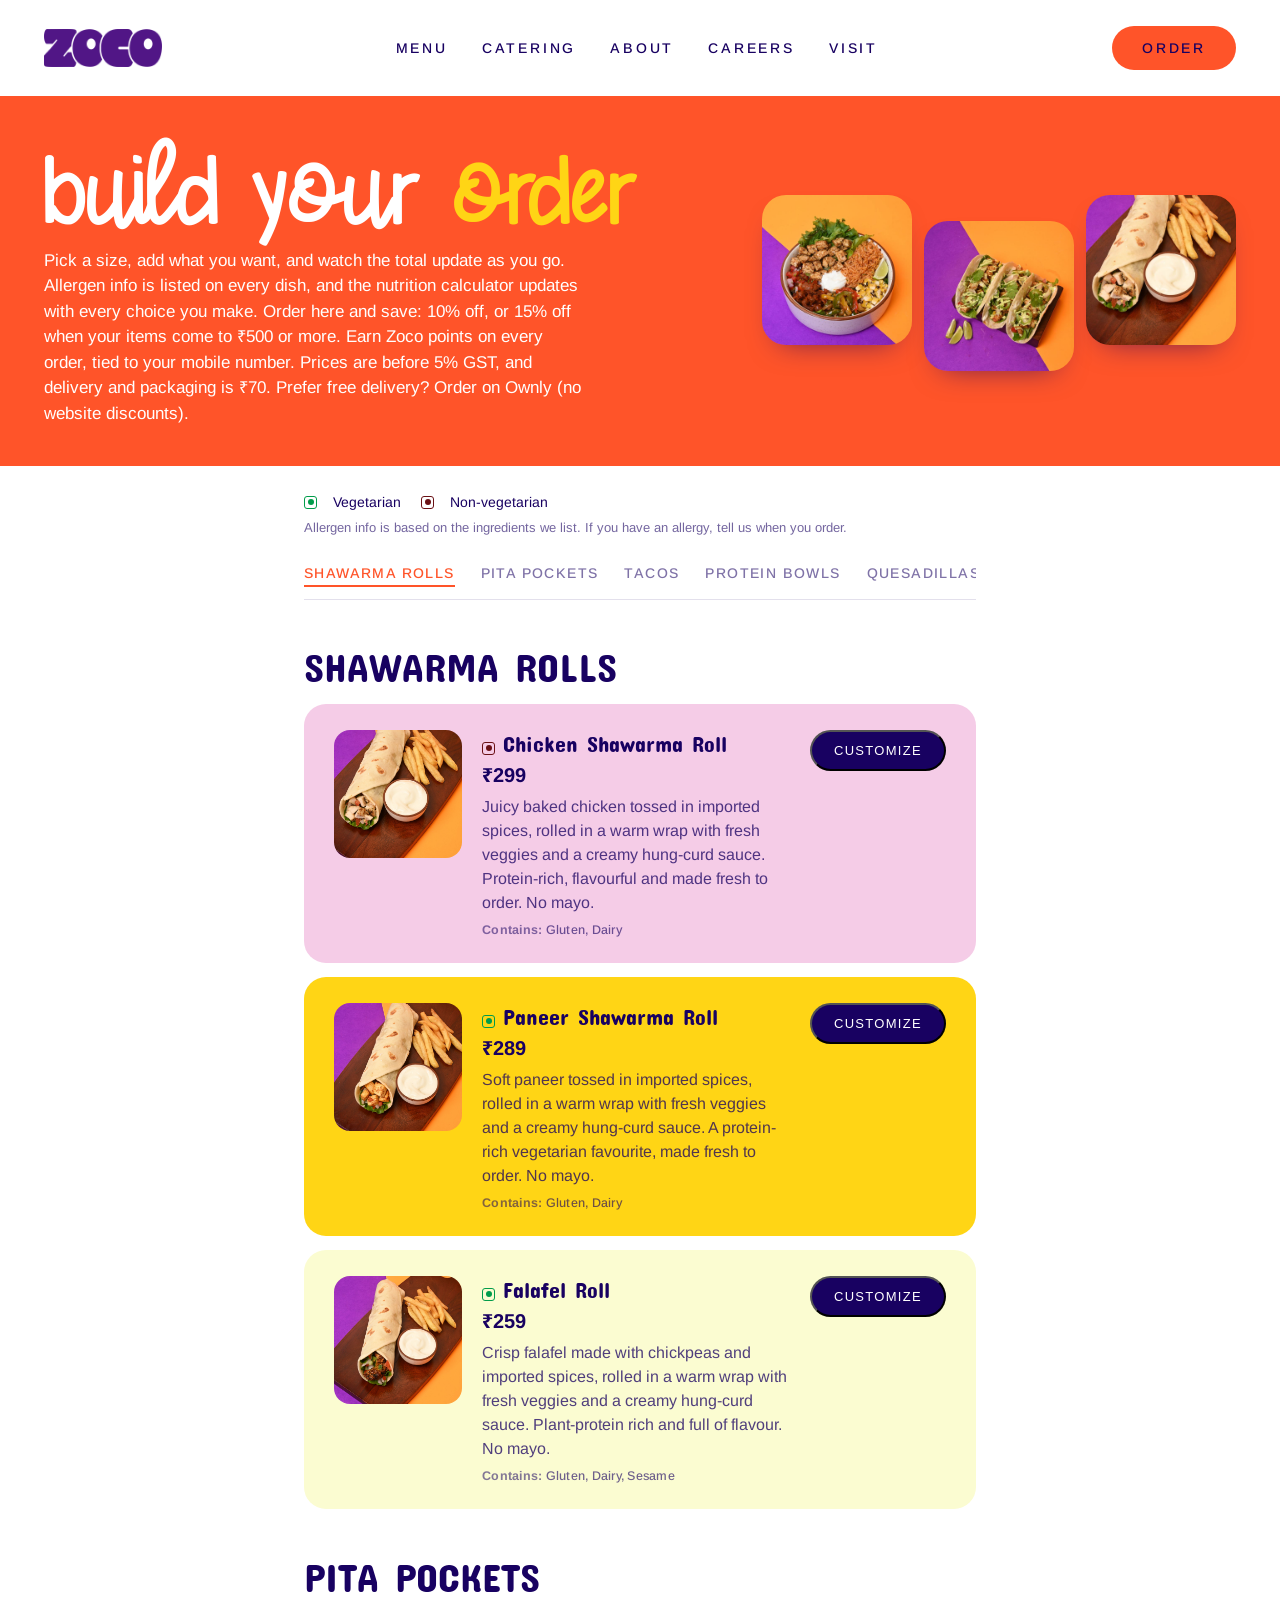
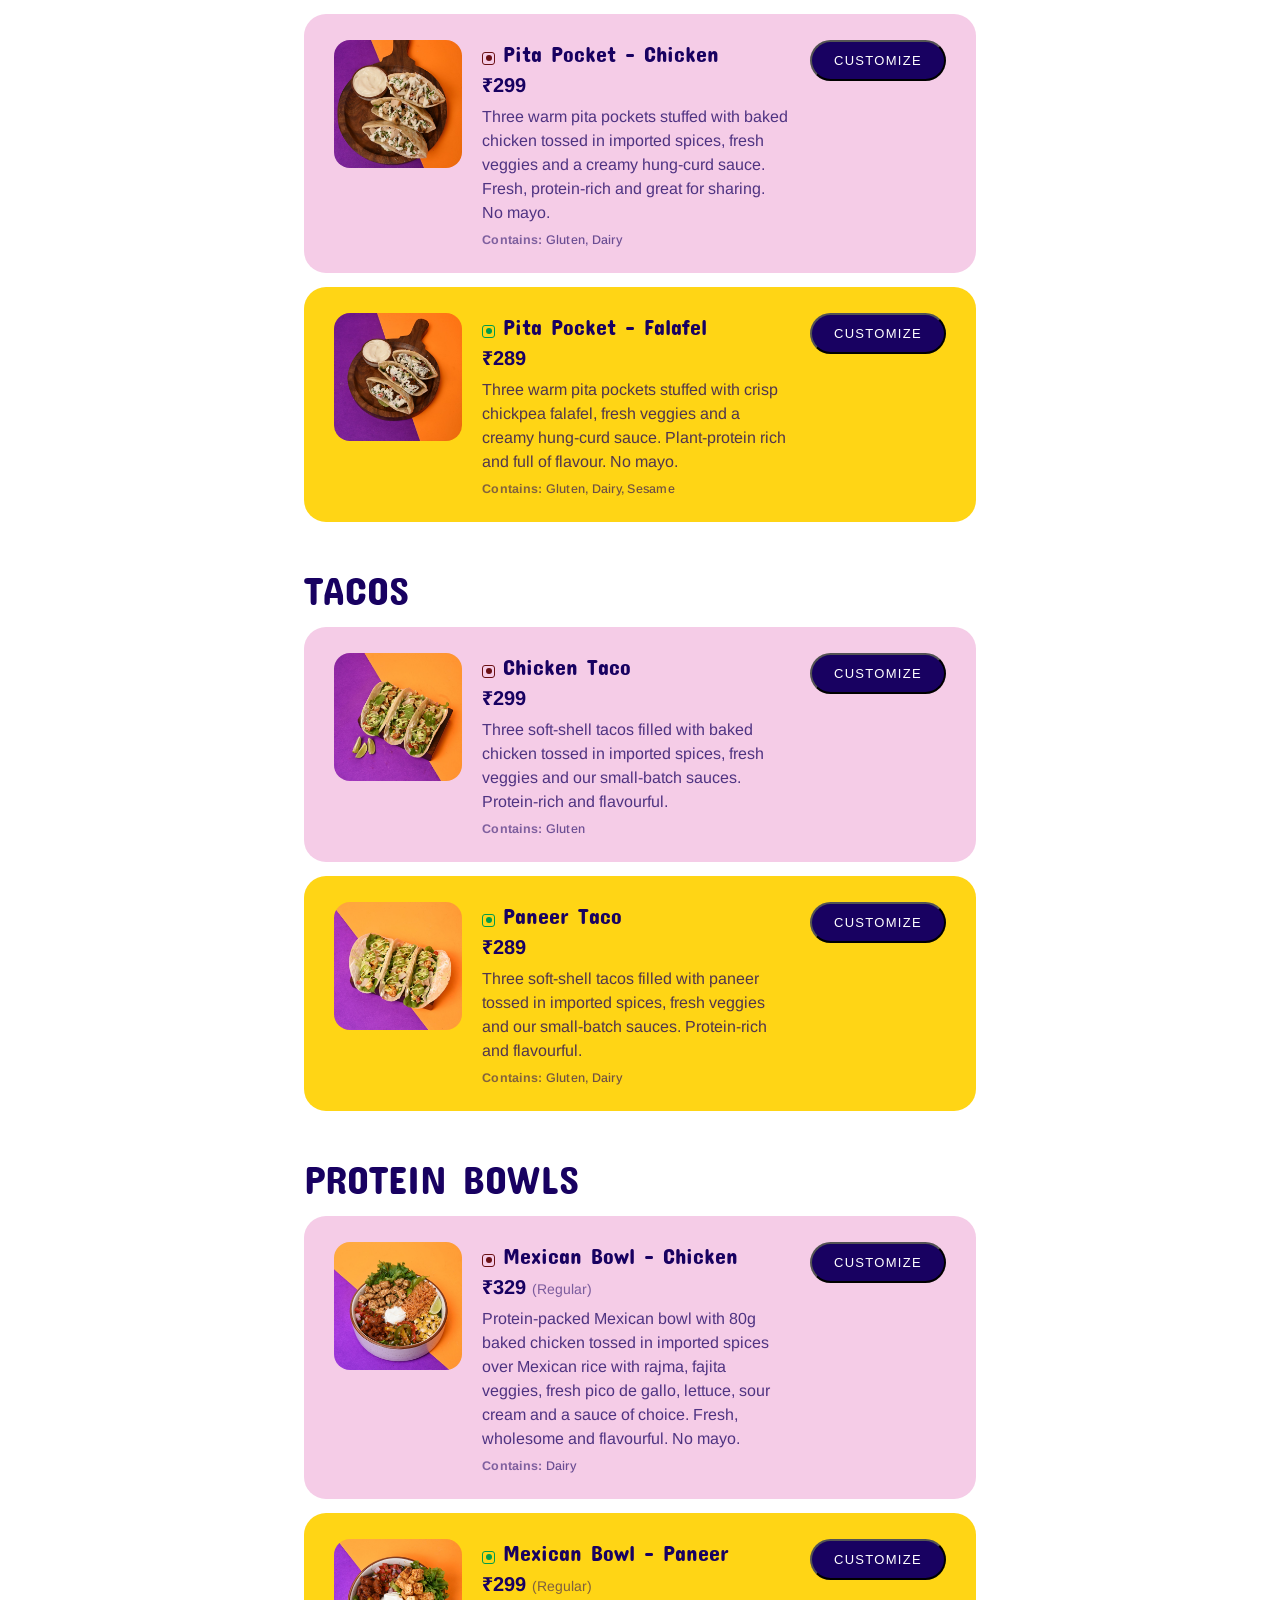
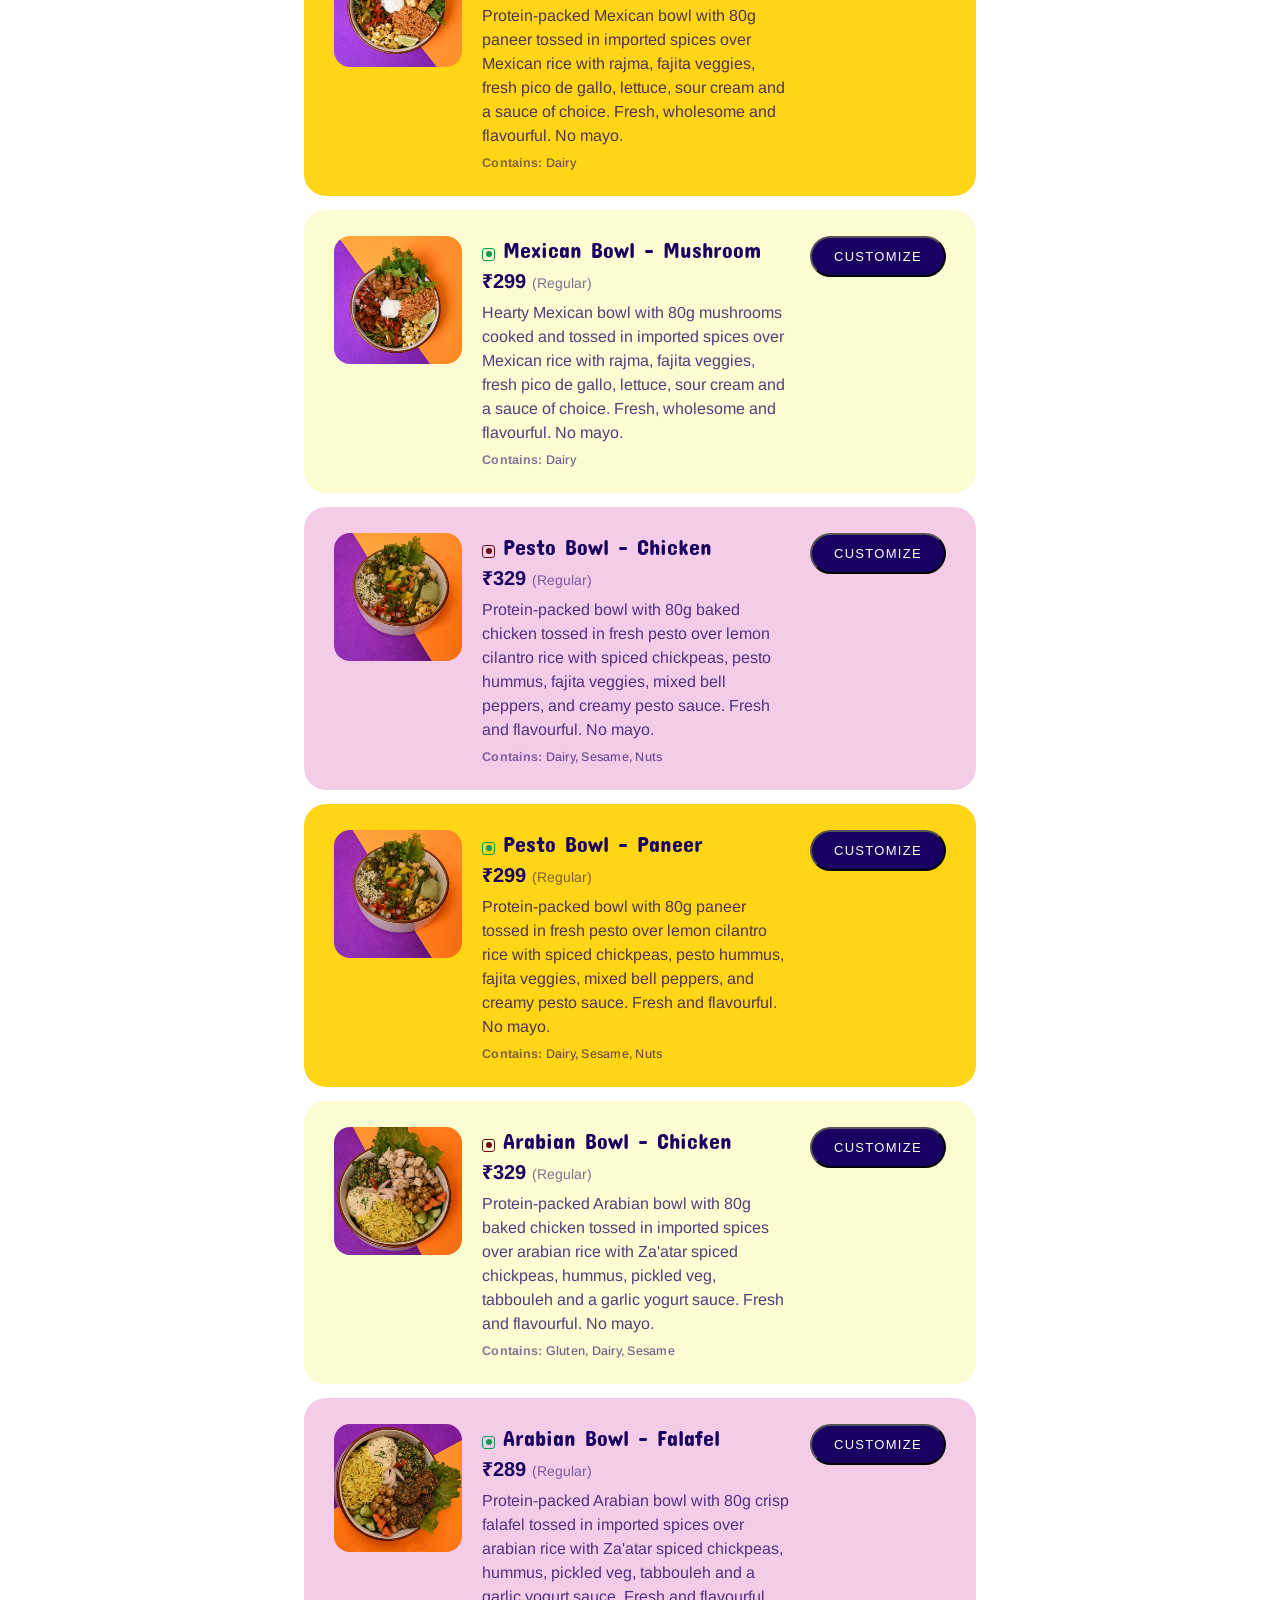
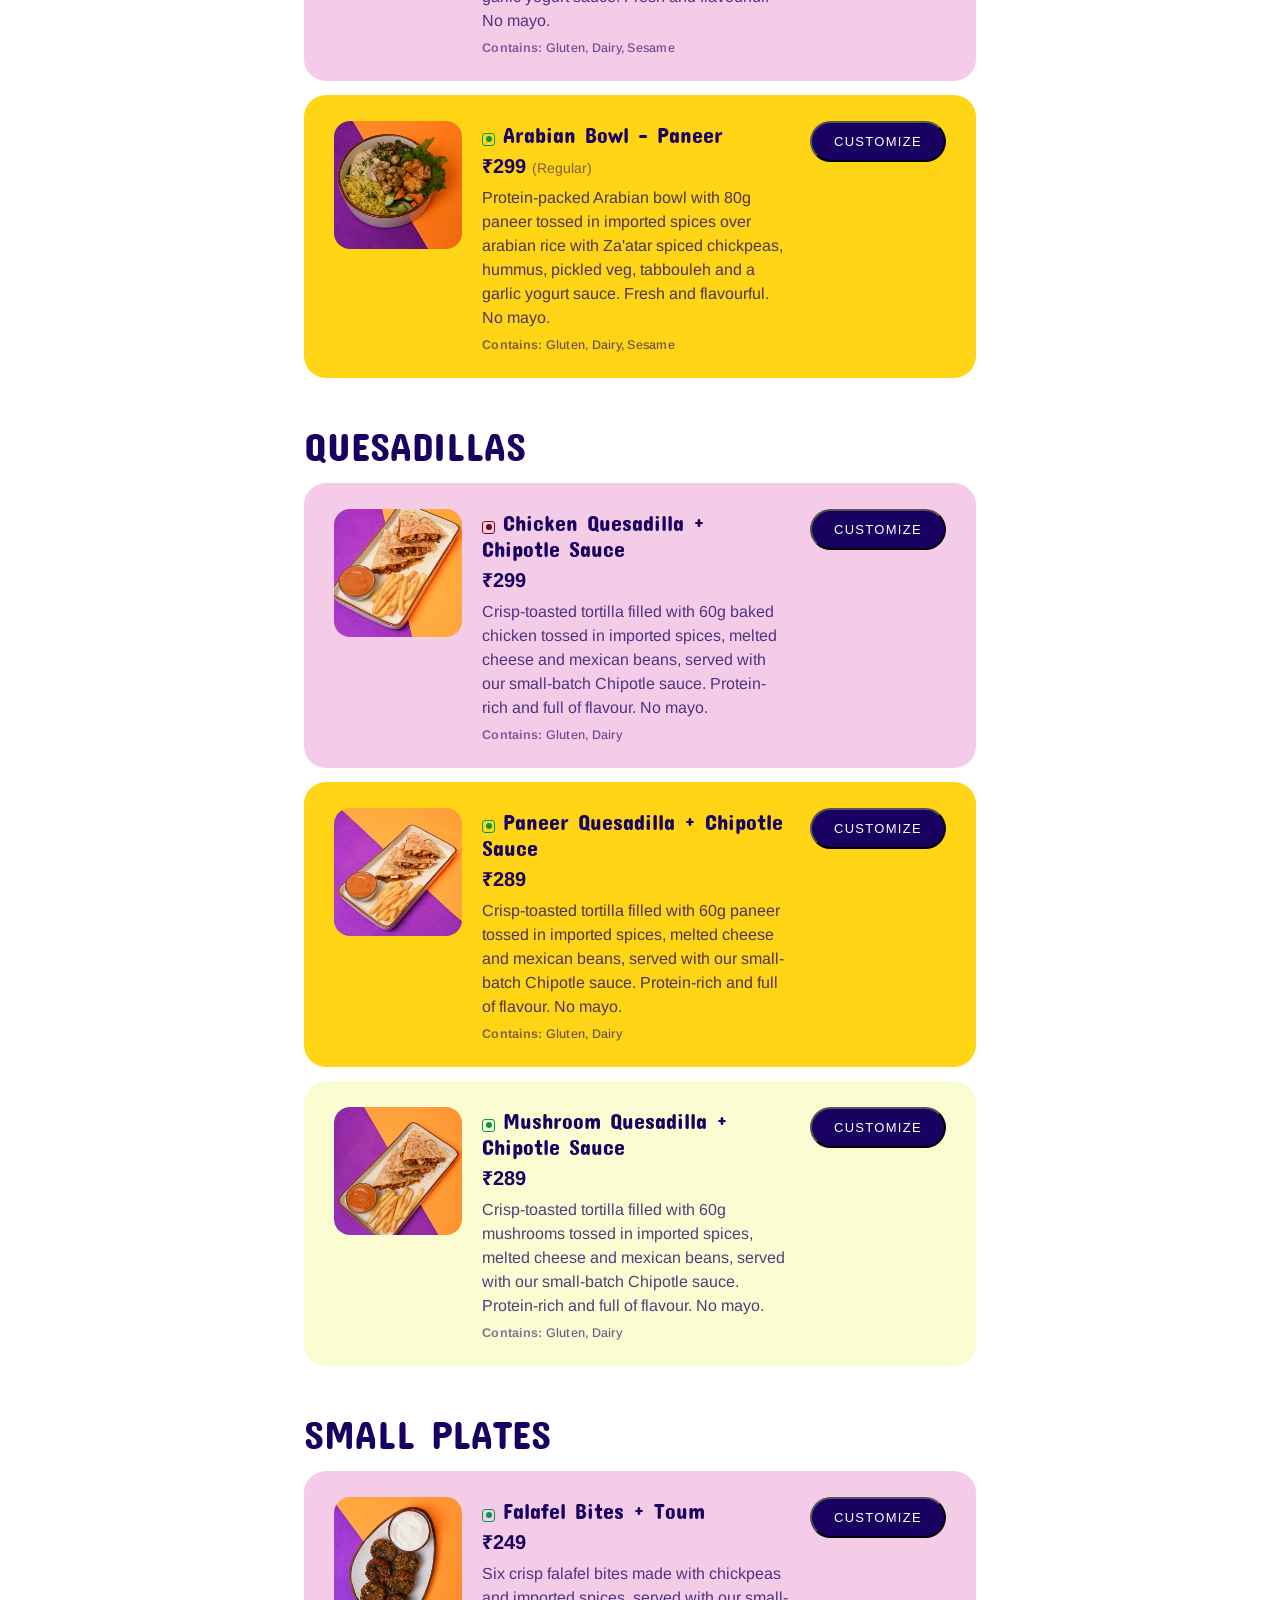
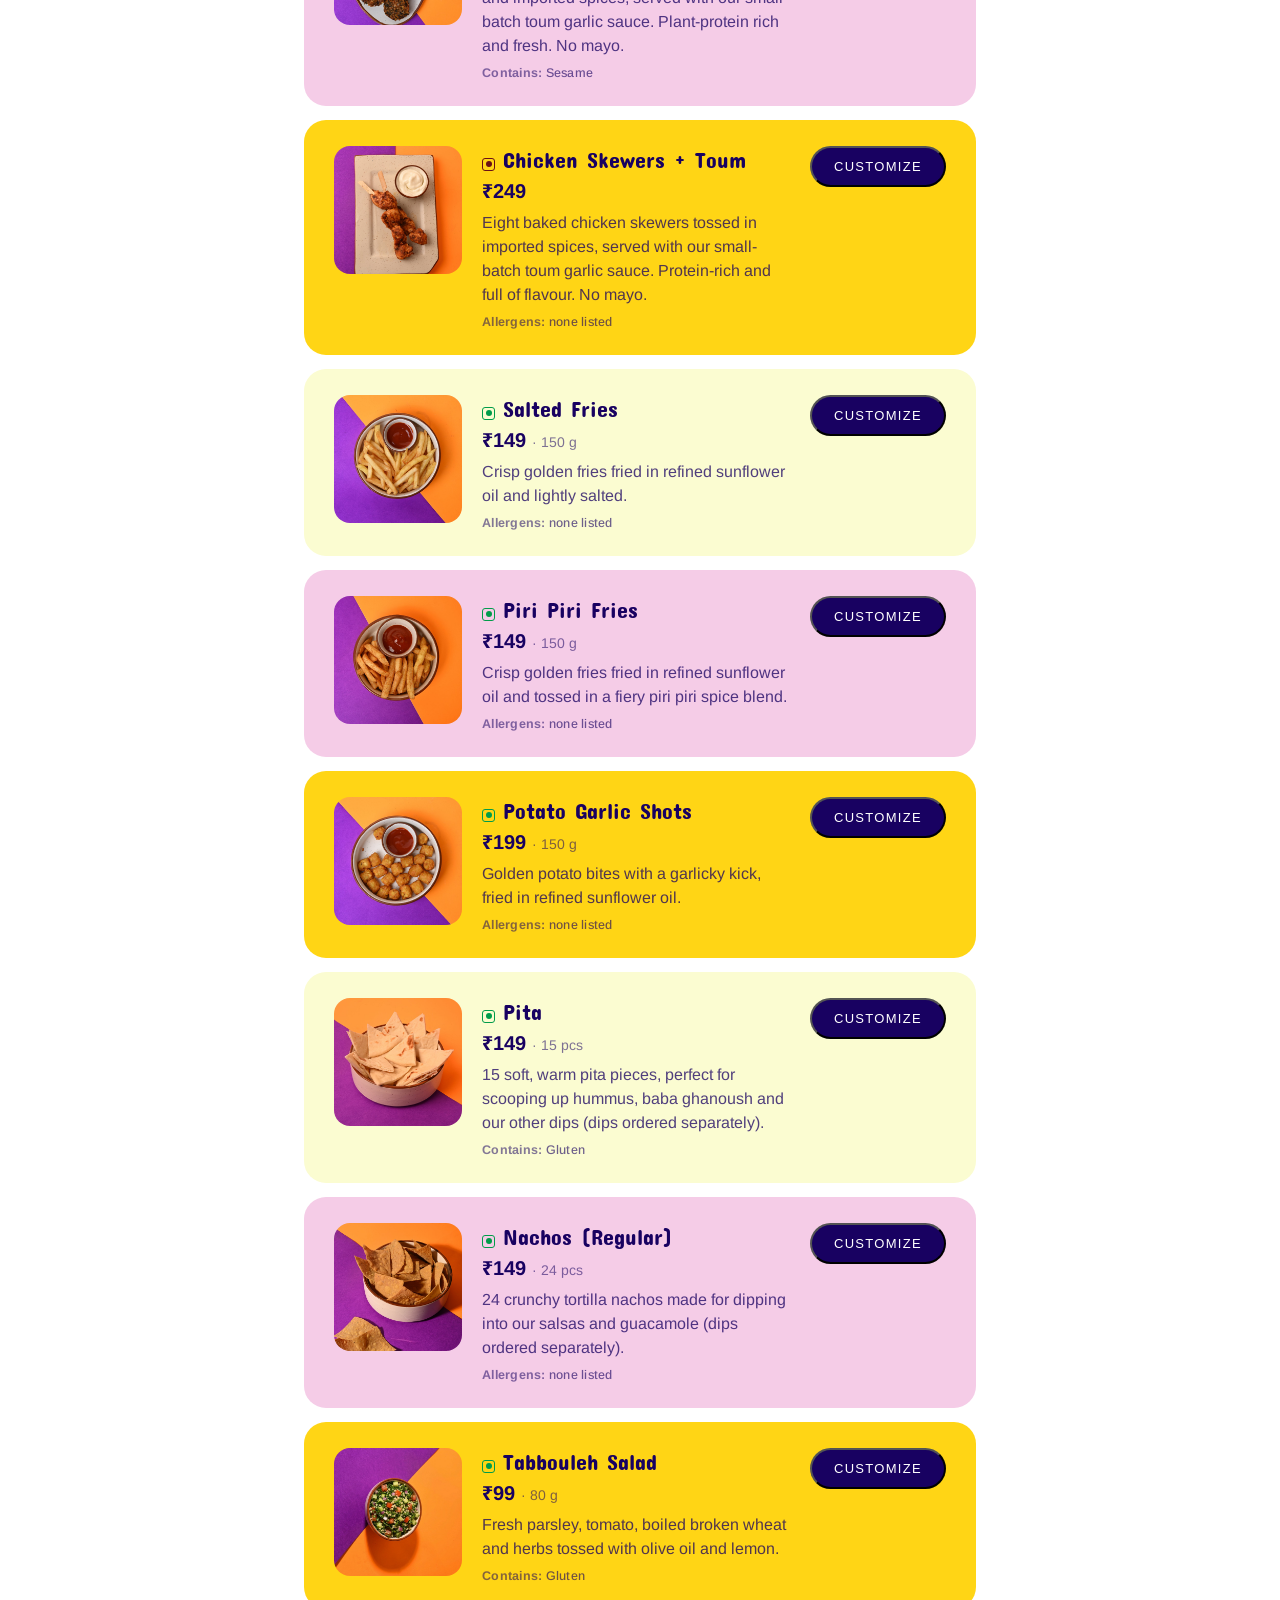
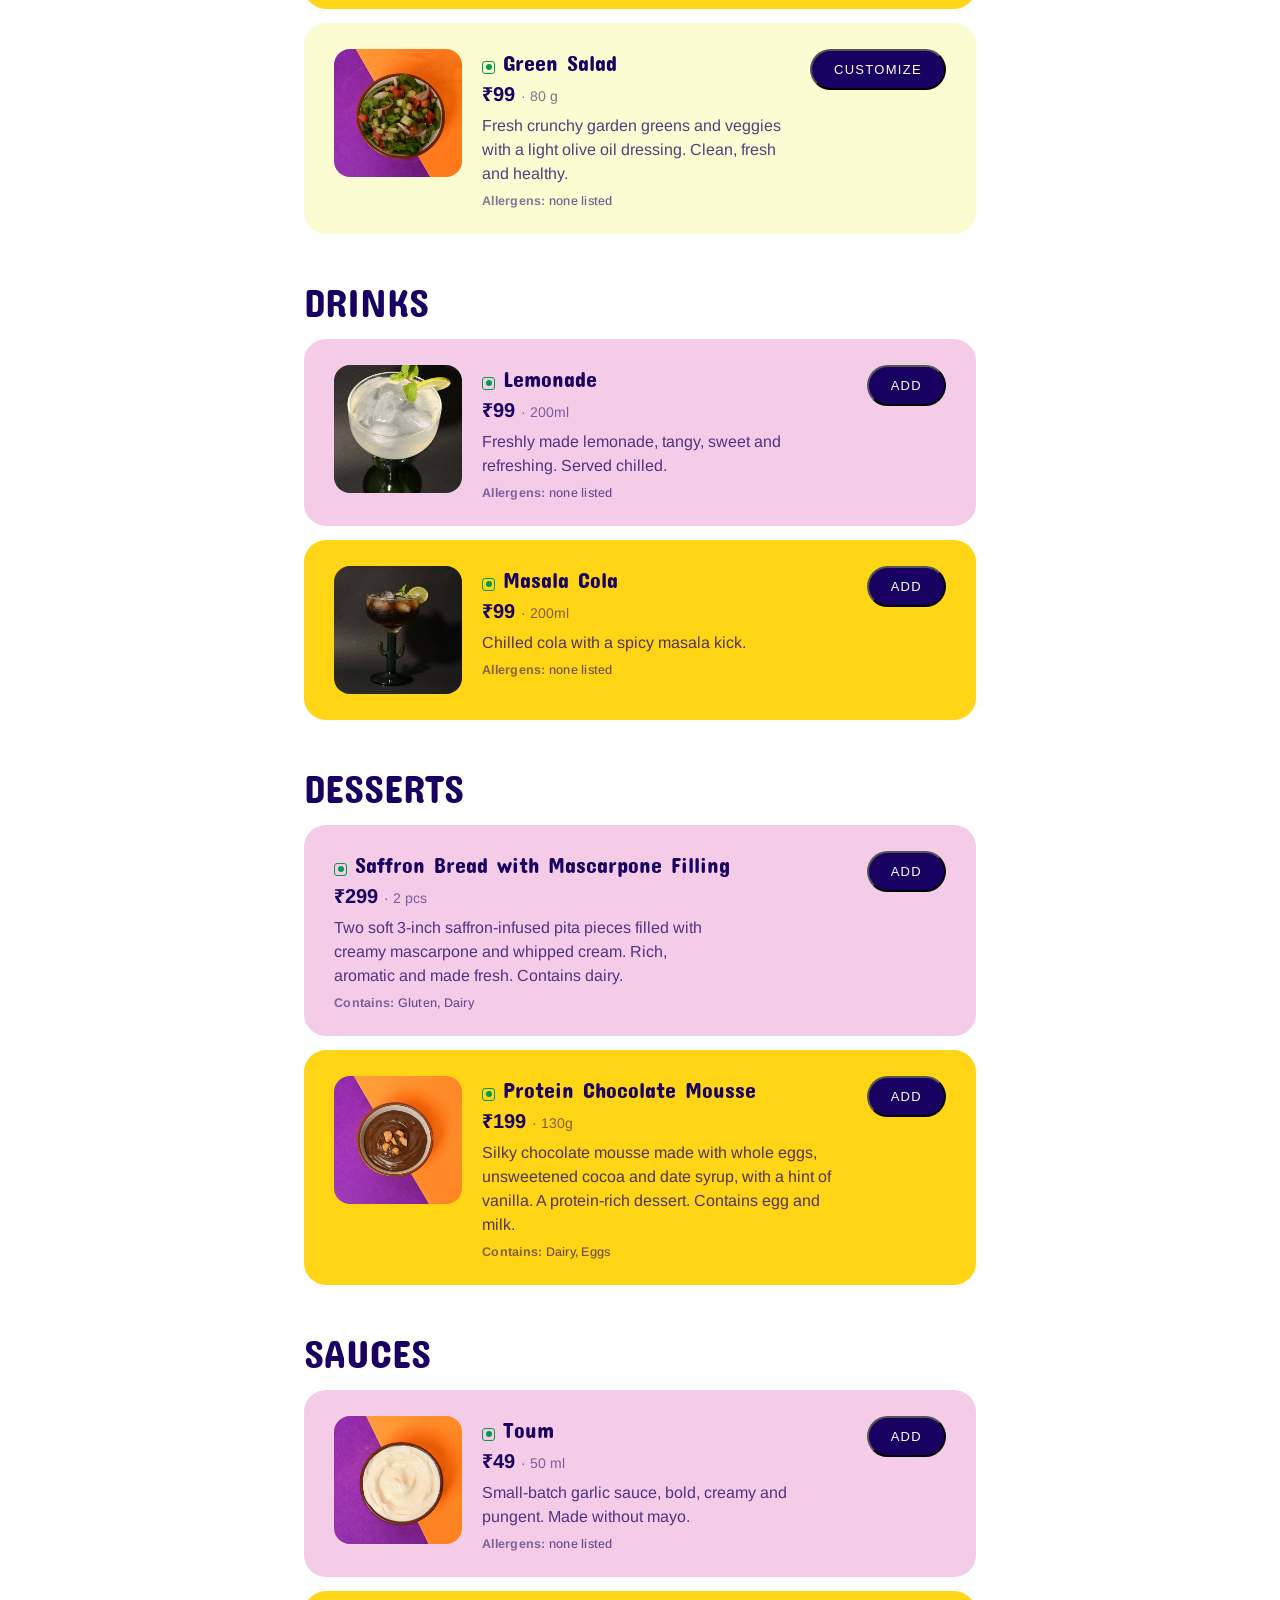
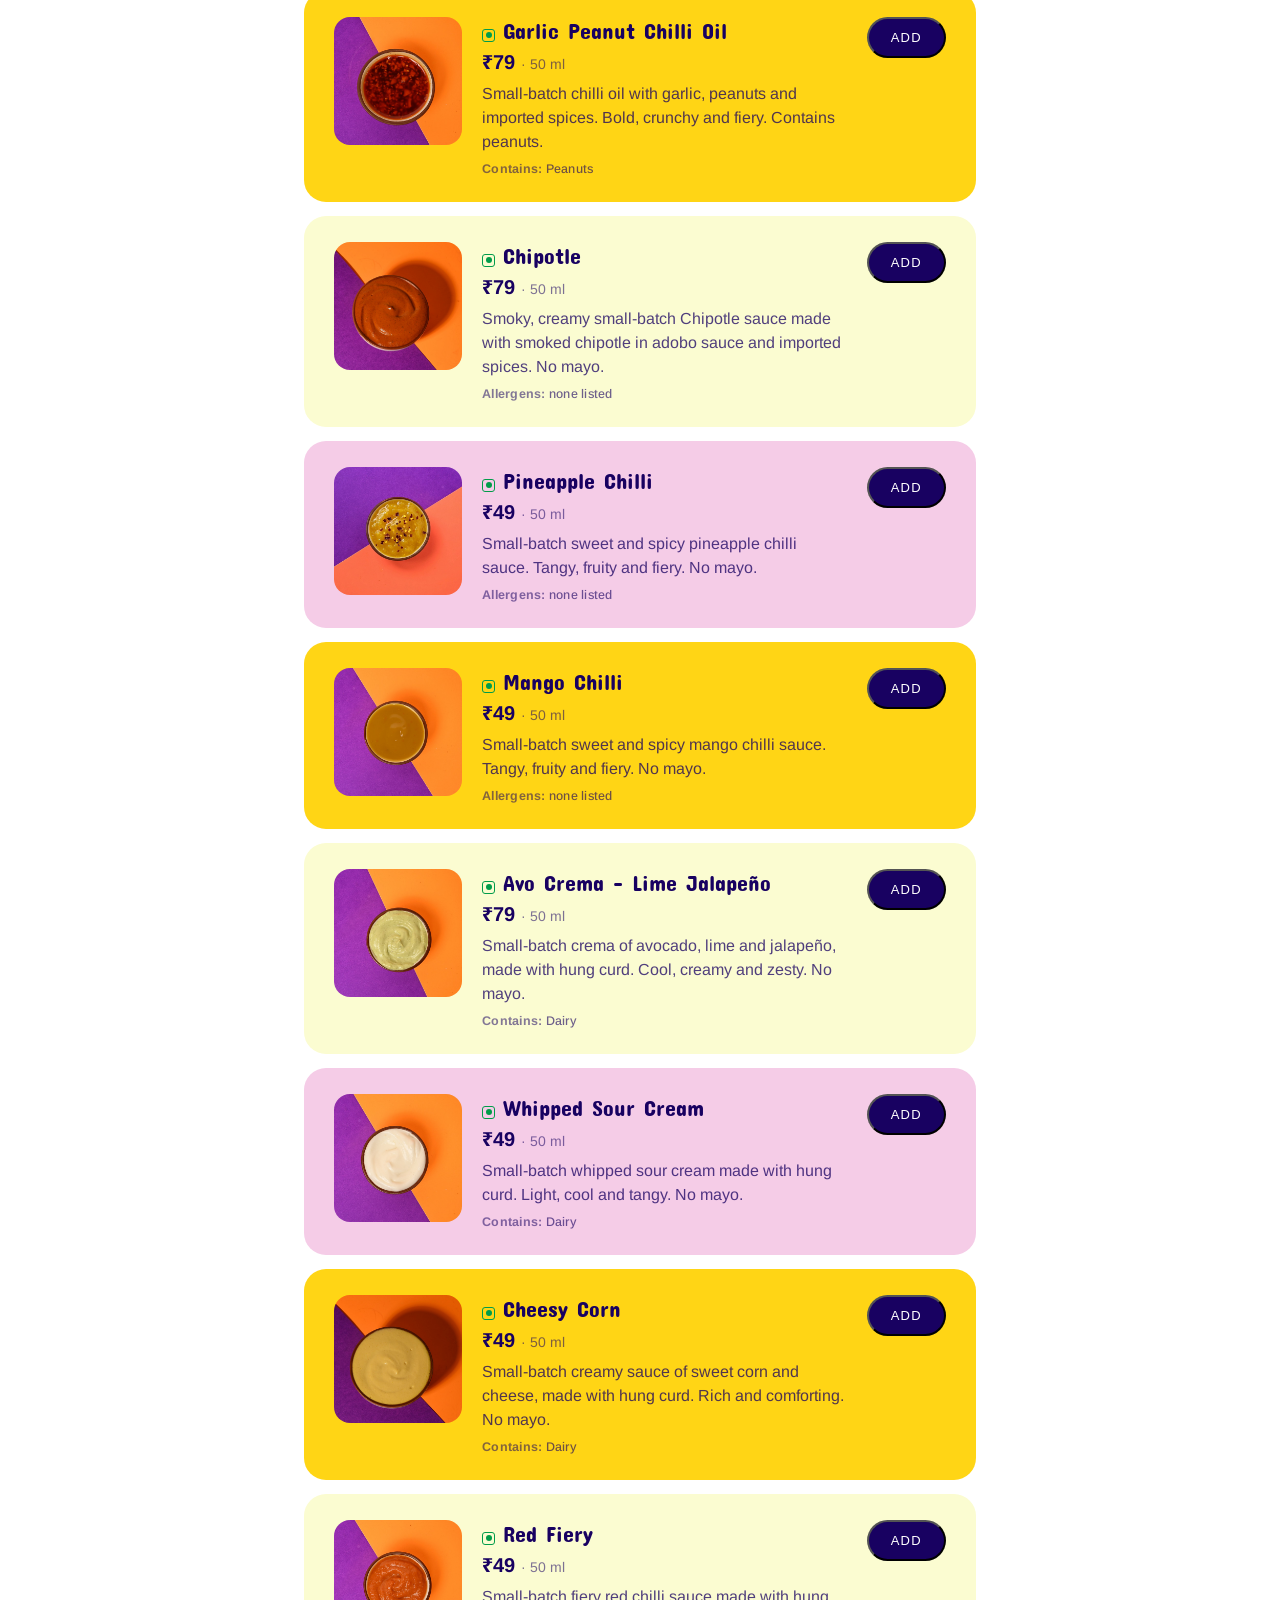
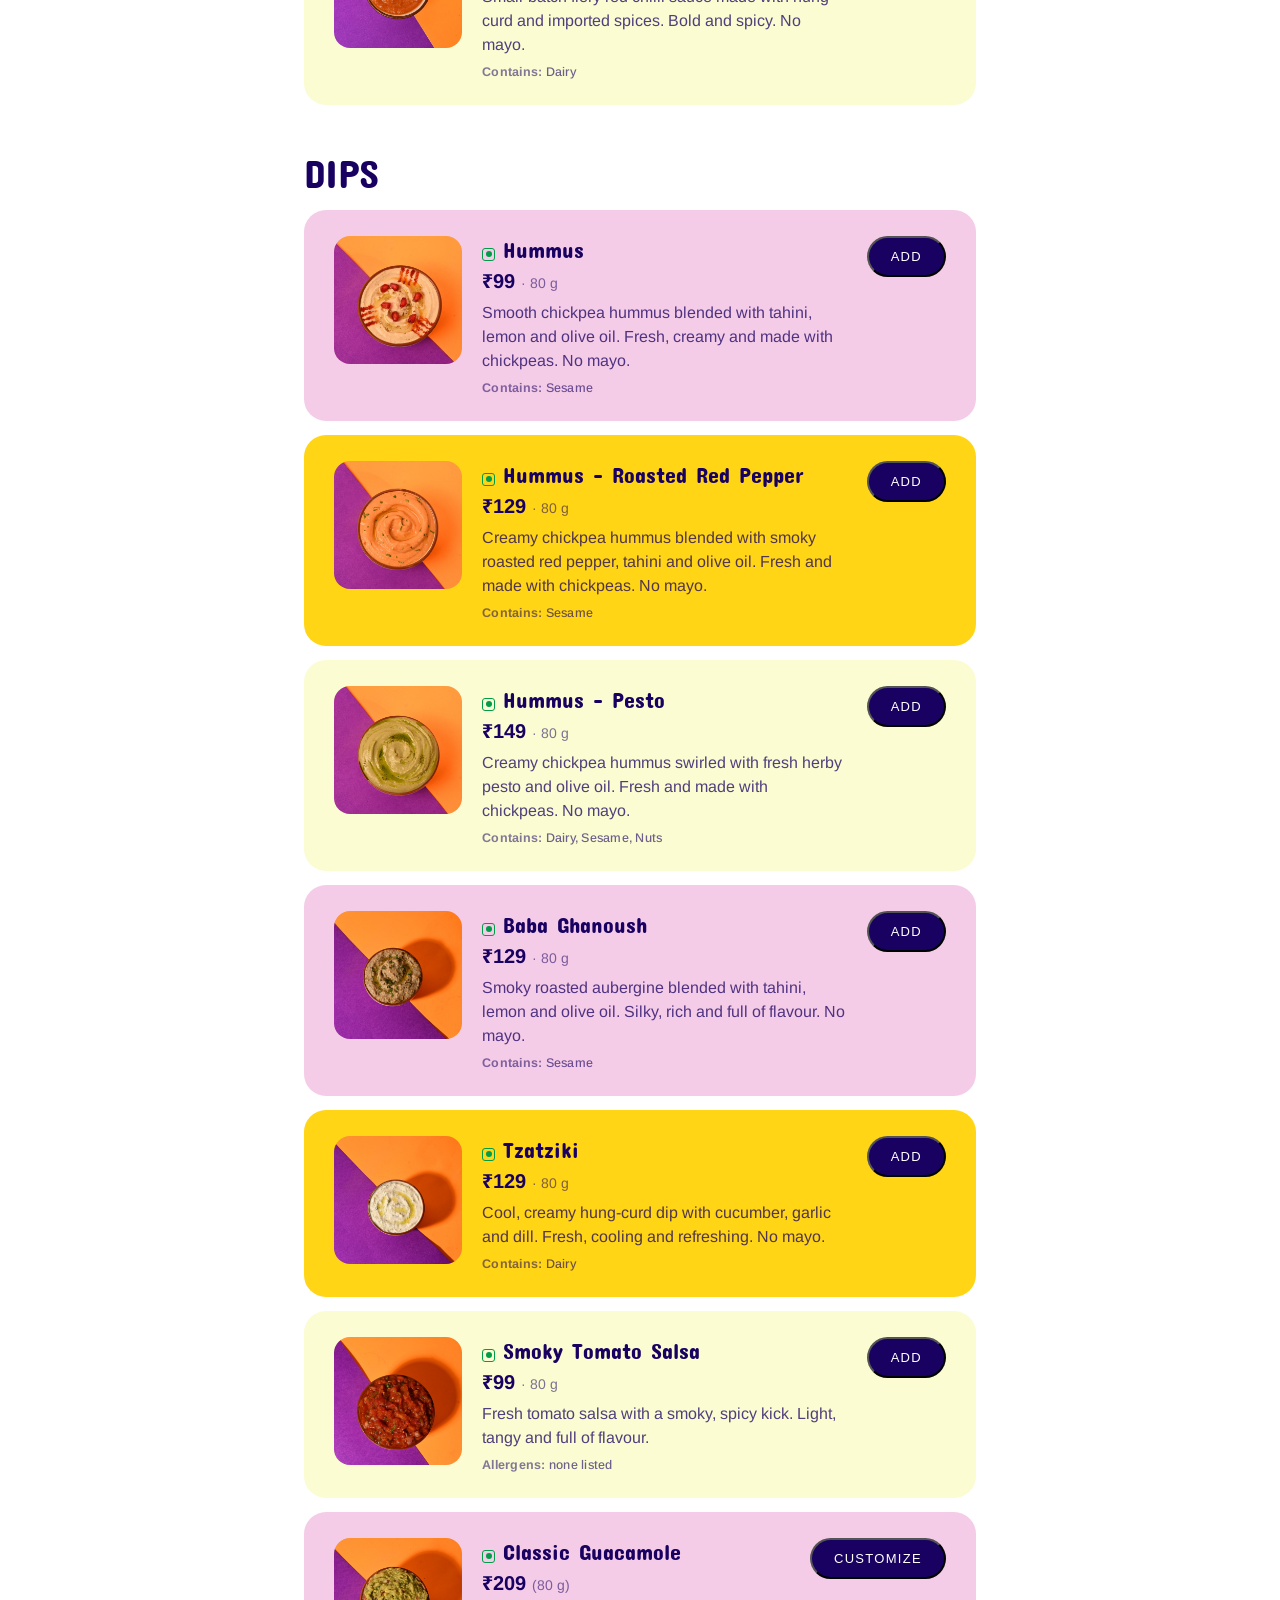
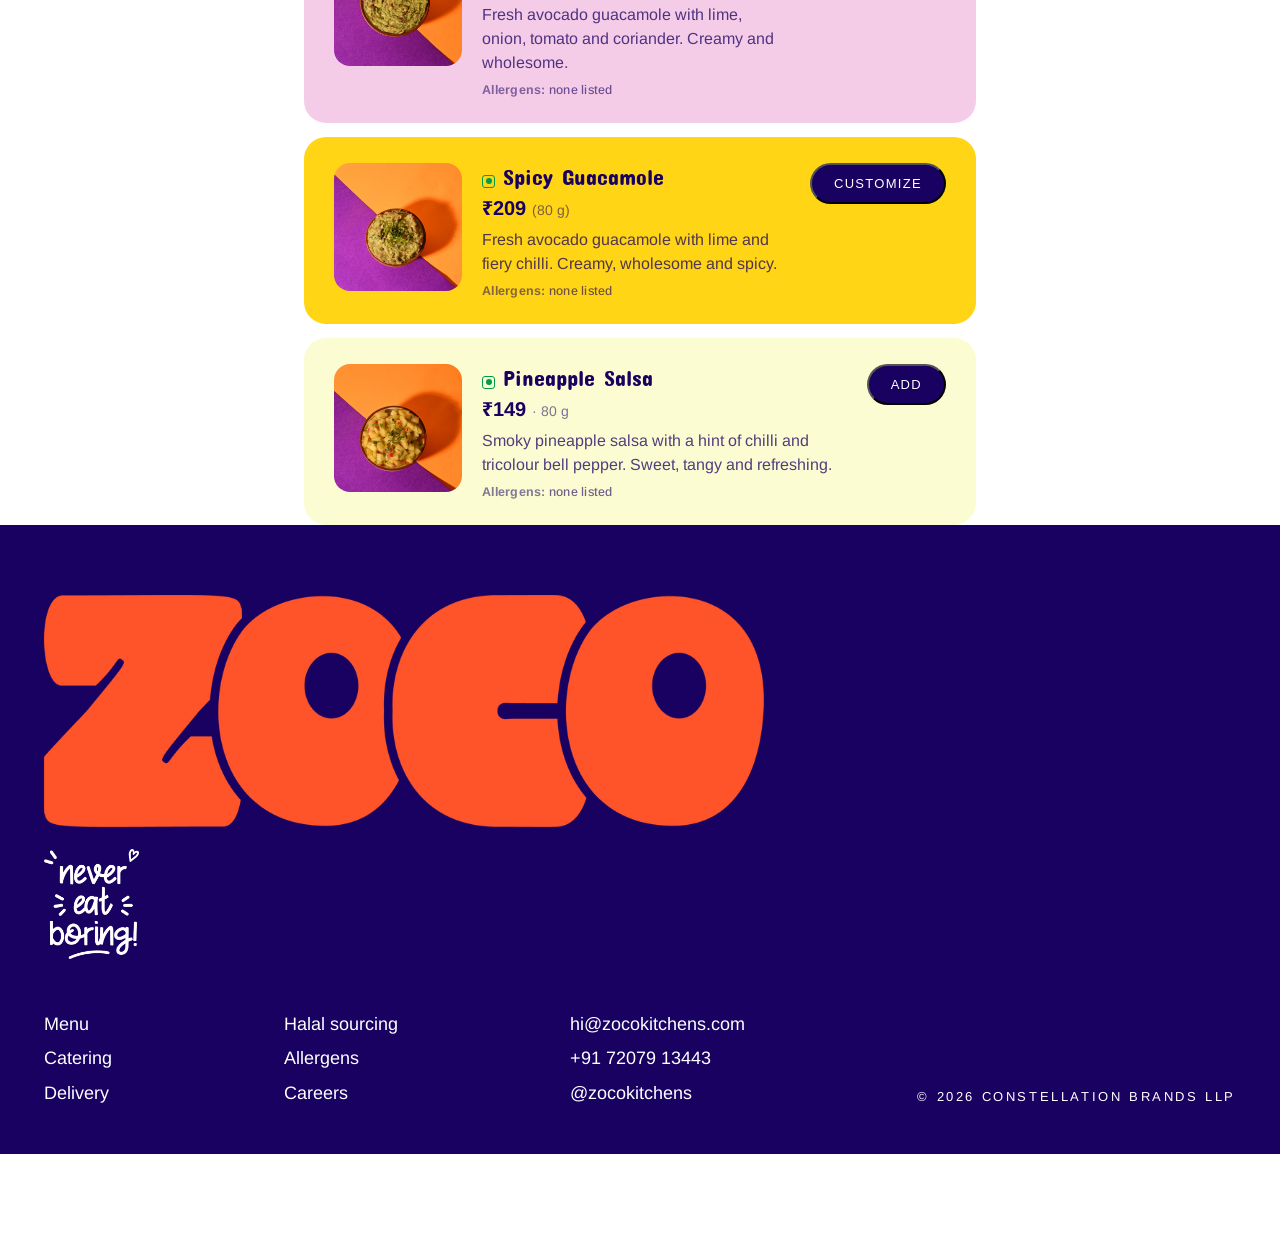
<file: menu.html>
<!DOCTYPE html>
<html lang="en">
<head>
<meta charset="UTF-8">
<meta name="viewport" content="width=device-width, initial-scale=1.0">
<title>Menu · Zoco | Build Your Order | Hyderabad</title>
<meta name="description" content="Zoco's full menu: shawarma rolls, pita pockets, tacos, protein bowls, quesadillas, small plates, sauces and dips. Build your own order with live pricing and nutrition. Halal, Hyderabad.">
<link rel="icon" href="brand/favicon.png">
<link rel="preload" href="fonts/ConcertOne-Regular.woff2" as="font" type="font/woff2" crossorigin>
<link rel="stylesheet" href="css/home.css?v=20261116c">
<style>
  body{padding-bottom:96px}
  .num{font-family:var(--font-num)}


  .mwrap{max-width:760px;margin:0 auto;padding:0 44px}

  .legend{display:flex;gap:20px;font-size:14px;margin:28px 0 4px;flex-wrap:wrap;align-items:center;font-weight:300}
  .legend span{display:flex;align-items:center;gap:8px}

  .menu-sticky{position:sticky;top:0;z-index:35;background:var(--white);display:flex;align-items:center;gap:14px;margin-top:10px;box-shadow:0 1px 0 color-mix(in srgb,var(--ink) 12%,transparent)}
  .menu-sticky.stuck{box-shadow:0 6px 18px -8px color-mix(in srgb,var(--ink) 35%,transparent)}
  .sticky-cart{flex:none;display:flex;flex-direction:column;align-items:flex-end;background:var(--orange);color:#fff;border:none;border-radius:14px;padding:6px 12px;font-family:var(--font-sans);font-size:12px;line-height:1.3;cursor:pointer;white-space:nowrap}
  .sticky-cart b{font-size:13px}
  .tabs{flex:1;min-width:0;display:flex;gap:26px;overflow-x:auto;padding:16px 0 12px;-webkit-overflow-scrolling:touch;scrollbar-width:none}
  .tabs::-webkit-scrollbar{display:none}
  .tab{flex:none;background:none;padding:4px 0;font-size:14px;letter-spacing:.1em;text-transform:uppercase;font-weight:500;color:var(--ink);opacity:.55;cursor:pointer;white-space:nowrap;border-bottom:2px solid transparent}
  .tab.active{opacity:1;color:var(--coral);border-bottom-color:var(--coral)}

  .cat-section{margin-top:44px;scroll-margin-top:64px}
  .cat-title{font-family:var(--font-display);font-weight:700;text-transform:uppercase;font-size:clamp(26px,3.4vw,40px);color:var(--ink)}

  .item-card{border-radius:22px;padding:26px 30px;margin-top:14px;display:flex;justify-content:space-between;gap:20px;align-items:flex-start}
  .item-card:nth-child(3n+1){background:var(--cream)}
  .item-card:nth-child(3n+2){background:var(--pink)}
  .item-card:nth-child(3n+3){background:var(--gold)}
  .item-left{flex:1}
  .veg-dot{display:inline-block;width:13px;height:13px;border:1.5px solid var(--veg);border-radius:3px;position:relative;vertical-align:middle;margin-right:8px}
  .veg-dot::after{content:"";position:absolute;inset:2.5px;border-radius:50%;background:var(--veg)}
  .veg-dot.nonveg{border-color:var(--nonveg)}
  .veg-dot.nonveg::after{background:var(--nonveg)}
  .item-name{font-family:var(--font-serif);font-weight:600;font-size:22px}
  .item-price{font-weight:600;color:var(--ink);margin-top:8px;font-size:20px}
  .item-desc{font-family:var(--font-sans);font-size:16px;color:var(--ink);opacity:.75;margin-top:8px;line-height:1.5;max-width:42ch;font-weight:300}
  .item-allergen{font-size:12.5px;color:var(--ink);opacity:.62;margin-top:8px;font-weight:500;letter-spacing:.02em}
  .item-allergen b{font-weight:700;opacity:.85}
  .size-tag{font-size:14px;color:var(--ink);opacity:.55;font-weight:300}
  .add-btn{flex:none;background:var(--ink);color:var(--white);font-weight:500;font-size:13px;letter-spacing:.1em;text-transform:uppercase;border-radius:999px;padding:11px 22px;cursor:pointer;height:fit-content}
  .add-btn:hover{filter:brightness(1.2)}

  .overlay{position:fixed;inset:0;background:rgba(43,18,16,.55);z-index:50;display:none;align-items:flex-end;justify-content:center}
  .overlay.open{display:flex}
  .sheet{background:var(--white);width:100%;max-width:640px;max-height:88vh;border-radius:26px 26px 0 0;display:flex;flex-direction:column;overflow:hidden}
  .sheet-head{background:var(--ink);color:var(--white);padding:22px 30px;display:flex;justify-content:space-between;align-items:center;flex:none}
  .sheet-head h3{font-family:var(--font-serif);font-size:22px;font-weight:600}
  .sheet-head .sheet-sub{font-size:13px;opacity:.7;margin-top:2px;font-weight:400}
  .sheet-close{background:none;border:none;color:var(--white);font-size:1.4rem;cursor:pointer;line-height:1;padding:2px 6px}
  .sheet-body{overflow-y:auto;padding:22px 24px 10px;flex:1;background:var(--cream)}

  /* customize-sheet groups: cycling colour cards for visual hierarchy */
  .group{border-radius:18px;padding:18px 20px;margin-bottom:14px}
  .group:nth-of-type(6n+1){background:var(--white)}
  .group:nth-of-type(6n+2){background:var(--pink)}
  .group:nth-of-type(6n+3){background:rgba(255,213,21,.4)}
  .group:nth-of-type(6n+4){background:rgba(81,22,134,.1)}
  .group:nth-of-type(6n+5){background:rgba(237,55,120,.1)}
  .group:nth-of-type(6n+6){background:rgba(255,84,41,.12)}
  .group-label{font-family:var(--font-serif);font-weight:600;font-size:17px;color:var(--ink);margin-bottom:2px;display:flex;align-items:center;gap:8px}
  .group-sub{font-size:13px;color:var(--ink);opacity:.6;margin-bottom:8px}
  .option-row{display:flex;justify-content:space-between;align-items:center;padding:10px 0;border-bottom:1px solid rgba(43,18,16,.08)}
  .option-row:last-child{border-bottom:none}
  .opt-left{display:flex;align-items:center;gap:12px;font-size:16px;font-weight:300}
  .opt-price{font-family:var(--font-num);font-size:15px;color:var(--coral);font-weight:600}
  .opt-price.free{color:var(--purple)}
  .size-macro{font-size:14px;color:var(--ink);opacity:.55;font-weight:300}
  input[type=checkbox],input[type=radio]{width:19px;height:19px;accent-color:var(--coral);cursor:pointer;flex:none}

  /* nutrition + allergen callouts, shown inside the customize sheet */
  .info-callout{border-radius:18px;padding:16px 20px;margin-bottom:14px;font-size:14px;line-height:1.6}
  .info-callout.nutrition{background:var(--ink);color:var(--white)}
  .info-callout.allergen{background:var(--gold)}
  .info-callout .callout-label{font-weight:700;font-size:12.5px;letter-spacing:.08em;text-transform:uppercase;margin-bottom:6px;display:flex;align-items:center;gap:6px}
  .info-callout .macro-row{display:flex;gap:18px;flex-wrap:wrap;font-family:var(--font-num);font-weight:600;font-size:15px}

  .sheet-foot{flex:none;padding:18px 24px;background:var(--white);display:flex;gap:14px;align-items:center;flex-wrap:wrap}
  .qty-stepper{display:flex;align-items:center;background:var(--cream);border-radius:999px;overflow:hidden}
  .qty-stepper button{background:none;border:none;width:38px;height:40px;font-size:1.2rem;color:var(--coral);cursor:pointer;font-weight:700}
  .qty-stepper span{width:28px;text-align:center;font-weight:700;font-family:var(--font-num)}
  .add-item-btn{flex:1;background:var(--coral);color:var(--white);border:none;border-radius:999px;padding:15px;font-weight:500;font-size:14px;letter-spacing:.08em;text-transform:uppercase;cursor:pointer}
  .add-item-btn:hover{filter:brightness(1.08)}
  .skip-link{background:none;border:none;color:var(--ink);opacity:.55;font-size:13px;text-decoration:underline;cursor:pointer;width:100%;text-align:center;padding-top:2px}

  .cartbar{position:fixed;bottom:0;left:0;right:0;background:var(--ink);color:var(--white);z-index:40;display:none;justify-content:center}
  .cartbar.show{display:flex}
  .cartbar-inner{max-width:760px;width:100%;padding:18px 44px;display:flex;justify-content:space-between;align-items:center;cursor:pointer}
  .cartbar-info{font-size:15px;font-weight:300}
  .cartbar-info b{font-family:var(--font-num);color:var(--gold)}
  .cartbar-view{background:var(--coral);color:var(--white);border:none;border-radius:999px;padding:11px 22px;font-weight:500;font-size:13px;letter-spacing:.08em;text-transform:uppercase;cursor:pointer}

  .cart-list{padding:0}
  .cart-row{background:var(--white);border-radius:16px;padding:18px 20px;margin-bottom:12px}
  .cart-row-top{display:flex;justify-content:space-between;align-items:center;font-weight:600;font-size:17px;font-family:var(--font-serif)}
  .cart-row-detail{font-size:14px;color:var(--ink);opacity:.6;margin-top:6px;line-height:1.5;font-weight:300}
  .cart-row-bottom{display:flex;justify-content:space-between;align-items:center;margin-top:10px}
  .remove-link{color:var(--coral);font-size:14px;font-weight:600;cursor:pointer;background:none;border:none}
  .cart-total-row{display:flex;justify-content:space-between;font-family:var(--font-num);font-weight:700;font-size:22px;padding:18px 0 6px;margin-top:6px}
  .empty-cart{text-align:center;color:var(--ink);opacity:.55;padding:50px 20px;font-size:16px;font-weight:300}

  .checkout-form{margin-top:20px;background:var(--white);border-radius:18px;padding:20px}
  .field-label{display:block;font-size:13px;letter-spacing:.06em;text-transform:uppercase;font-weight:500;color:var(--ink);opacity:.65;margin-top:16px}
  .field-label:first-child{margin-top:0}
  .field-input{display:block;width:100%;margin-top:6px;background:var(--cream);border:none;border-radius:12px;padding:13px 16px;font-family:var(--font-sans);font-size:16px;color:var(--ink);font-weight:400;resize:vertical}
  .field-input:focus{outline:2px solid var(--coral)}
  .checkout-note{font-size:14px;line-height:1.6;color:var(--ink);margin-top:18px;font-weight:400;background:var(--gold);border-radius:14px;padding:14px 16px}
  .checkout-note b{font-weight:700}
  .charge-row{display:flex;justify-content:space-between;font-size:15px;padding:6px 0;color:var(--ink)}
  .charge-row.total{font-family:var(--font-num);font-weight:700;font-size:22px;padding-top:14px;margin-top:6px;border-top:1px solid color-mix(in srgb,var(--ink) 15%,transparent)}
  .charge-row.pack{color:var(--purple);font-weight:700}
  .wsa-card{background:var(--cream,#fff);color:var(--indigo,#180161);border-radius:24px;padding:28px 26px;max-width:380px;width:100%;box-shadow:0 20px 60px rgba(0,0,0,.35);text-align:center}
  .wsa-tag{font-family:var(--font-display);font-size:14px;letter-spacing:.08em;text-transform:uppercase;color:var(--magenta,#ED3778)}
  .wsa-card h3{font-family:var(--font-display);font-weight:400;font-size:28px;line-height:1.1;margin:8px 0 12px}
  .wsa-card p{font-size:16px;line-height:1.5}
  .wsa-ok{margin-top:18px;width:100%;border:0;border-radius:999px;padding:14px;font-size:17px;font-weight:700;background:var(--orange,#FF5429);color:#fff;cursor:pointer}
  .pack-nudge{color:var(--purple);opacity:1;font-weight:700}
  .charge-note{font-size:13px;line-height:1.5;opacity:.7;margin-top:6px}
  .back-link{background:none;border:none;color:var(--purple);font-size:14px;font-weight:700;cursor:pointer;padding:0 0 10px;font-family:var(--font-sans)}
  .form-error{display:none;background:color-mix(in srgb,var(--magenta) 14%,#fff);color:var(--ink);border-radius:12px;padding:10px 14px;font-size:14px;margin-top:16px}
  .pay-box{margin-top:22px;background:var(--cream);border-radius:18px;padding:18px}
  .pay-box img{width:min(100%,260px);height:auto;border-radius:12px;display:block;margin:12px auto}
  .pay-title{font-family:var(--font-serif);font-size:20px;color:var(--ink)}
  .wa-btn{display:inline-block;margin-top:14px;background:#25D366;color:#fff;text-decoration:none;font-weight:700;border-radius:999px;padding:12px 22px}
  .order-success{padding:30px 0;text-align:center}
  .order-success-title{font-family:var(--font-serif);font-weight:600;font-size:24px;color:var(--ink)}
  .order-success p{margin-top:10px;color:var(--ink);opacity:.75;font-size:16px;font-weight:300;max-width:40ch;margin-left:auto;margin-right:auto}

  /* survey step */

  /* item photos */
  .item-media{flex:none;width:128px;height:128px;border-radius:16px;overflow:hidden;background:rgba(43,18,16,.06)}
  .item-media img{width:100%;height:100%;object-fit:cover;display:block}
  .sheet-hero{border-radius:18px;overflow:hidden;margin-bottom:14px;aspect-ratio:16/10;background:rgba(43,18,16,.06)}
  .sheet-hero img{width:100%;height:100%;object-fit:cover;display:block}
  .sheet-desc{font-size:15px;line-height:1.5;font-weight:300;color:var(--ink);opacity:.8;margin:0 2px 14px}

  /* nutrition calculator */
  .info-callout.nutrition .nut-kcal{font-size:34px;line-height:1;font-weight:700;margin:2px 0 10px}
  .info-callout.nutrition .nut-kcal small{font-size:15px;font-weight:500;opacity:.75;margin-left:6px}
  .nut-multi{margin-top:10px;padding-top:10px;border-top:1px solid rgba(255,255,255,.18);font-size:13.5px}
  .nut-multi .macro-row{font-size:14px;margin-top:4px}
  .info-callout.nutrition details{margin-top:12px;font-size:13.5px}
  .info-callout.nutrition summary{cursor:pointer;font-weight:600;letter-spacing:.02em}
  .nut-lines{list-style:none;margin:8px 0 0;padding:0}
  .nut-lines li{display:flex;justify-content:space-between;gap:12px;padding:5px 0;border-bottom:1px solid rgba(255,255,255,.12)}
  .nut-lines li:last-child{border-bottom:none}
  .nut-lines .num{white-space:nowrap;opacity:.85}
  .nut-note{font-size:12px;opacity:.65;margin-top:10px;line-height:1.5}
  .cart-nutrition{background:var(--ink);color:var(--white);border-radius:16px;padding:14px 18px;margin-top:14px;font-size:14px}
  .cart-nutrition .callout-label{font-weight:700;font-size:12.5px;letter-spacing:.08em;text-transform:uppercase;margin-bottom:6px}
  .cart-nutrition .macro-row{display:flex;gap:16px;flex-wrap:wrap;font-family:var(--font-num);font-weight:600;font-size:15px}
  .allergen-note{font-size:13px;color:var(--ink);opacity:.6;margin-top:10px;font-weight:300}

  @media (max-width:600px){
    .mwrap{padding:0 24px}
    .item-card{flex-direction:column}
    .item-media{width:100%;height:auto;aspect-ratio:16/10}
    .add-btn{align-self:flex-end}
  }
</style>
</head>
<body class="zh">

<header class="zh-header" id="zhHeader">
  <a href="index.html" class="zh-word" aria-label="Zoco home"><img src="brand/zoco-logo-purple.png" alt="Zoco" width="520" height="168"></a>
  <nav class="zh-nav">
    <a href="menu.html">Menu</a>
    <a href="catering.html">Catering</a>
    <a href="about.html">About</a>
    <a href="careers.html">Careers</a>
    <a href="index.html#visit">Visit</a>
  </nav>
  <a href="#menutop" class="zh-pill zh-pill-order">Order</a>
  <button class="zh-burger" id="zhBurger" aria-label="Menu"><span></span><span></span><span></span></button>
</header>

<section class="px-hero px-orange px-slim" id="menutop">
  <div class="px-copy">
    <h1 class="px-title">build your <em>order</em></h1>
    <p class="px-lede">Pick a size, add what you want, and watch the total update as you go. Allergen info is listed on every dish, and the nutrition calculator updates with every choice you make. Order here and save: 10% off, or 15% off when your items come to ₹500 or more. Earn Zoco points on every order, tied to your mobile number. Prices are before 5% GST, and delivery and packaging is ₹70. Prefer free delivery? <a href="https://ownly.food/app/brand/BR510232" target="_blank" rel="noopener">Order on Ownly</a> (no website discounts).</p>
  </div>
  <div class="px-strip">
    <img src="img/home/mexican-bowl-chicken-regular.jpg" alt="" width="720" height="720">
    <img src="img/home/chicken-taco.jpg" alt="" width="720" height="720">
    <img src="img/home/chicken-shawarma-roll.jpg" alt="" width="720" height="720">
  </div>
</section>

<div class="mwrap">
  <div class="legend">
    <span><span class="veg-dot"></span> Vegetarian</span>
    <span><span class="veg-dot nonveg"></span> Non-vegetarian</span>
  </div>
  <div class="allergen-note">Allergen info is based on the ingredients we list. If you have an allergy, tell us when you order.</div>
  <div class="menu-sticky" id="menuSticky">
    <div class="tabs" id="tabs"></div>
    <button class="sticky-cart" id="stickyCart" type="button" style="display:none"><span id="scText">0 items · ₹0</span><b>View order</b></button>
  </div>
  <main id="menu"></main>
</div>

<div class="overlay" id="overlay">
  <div class="sheet">
    <div class="sheet-head">
      <h3 id="sheetTitle"></h3>
      <button class="sheet-close" id="sheetClose">✕</button>
    </div>
    <div class="sheet-body" id="sheetBody"></div>
    <div class="sheet-foot">
      <div class="qty-stepper">
        <button id="qtyMinus">−</button>
        <span id="qtyVal">1</span>
        <button id="qtyPlus">+</button>
      </div>
      <button class="add-item-btn" id="addItemBtn">Add Item</button>
    </div>
  </div>
</div>

<div class="overlay" id="wsaPopup" style="z-index:80;align-items:center;padding:20px">
  <div class="wsa-card" role="dialog" aria-modal="true" aria-labelledby="wsaTitle">
    <div class="wsa-tag">Whitespace Alpha</div>
    <h3 id="wsaTitle">You have a custom discount for 18th to 20th Nov</h3>
    <p>Discount is <b>50% off</b> on all bowls, wraps, quesadillas, tacos and pita pockets only. Max discount is ₹250.</p>
    <button type="button" class="wsa-ok" id="wsaOk">Got it</button>
  </div>
</div>
<div class="overlay" id="cartOverlay">
  <div class="sheet">
    <div class="sheet-head">
      <div>
        <h3 id="cartHeadTitle">Your Order</h3>
        
      </div>
      <button class="sheet-close" id="cartClose">✕</button>
    </div>
    <div class="sheet-body" id="cartSheetBody">
      <button class="back-link" id="backLink" style="display:none">← Back</button>
      <div class="cart-list" id="cartList"></div>
      <div class="cart-nutrition" id="cartNutrition" style="display:none"></div>
      <div id="cartCharges" style="display:none"></div>
      <div class="checkout-form" id="checkoutForm" style="display:none">
        <label class="field-label">Name<input type="text" id="custName" class="field-input" placeholder="Your name" autocomplete="name"></label>
        <label class="field-label">WhatsApp number<input type="tel" id="custPhone" class="field-input" placeholder="10-digit mobile number" autocomplete="tel"></label>
        <label class="field-label">Delivery address<textarea id="custAddress" class="field-input" rows="3" placeholder="Flat / house no., building, street, area, landmark" autocomplete="street-address"></textarea></label>
        <div class="form-error" id="formError"></div>
      </div>
      <div class="checkout-note" id="checkoutNote" style="display:none">
        <b>How ordering works:</b> Tap Place order and your order opens in WhatsApp, ready to send to us. We take every order on WhatsApp and confirm it there. Once you send it, scan the payment QR code to pay.
      </div>
      <div class="order-success" id="orderSuccess" style="display:none">
        
      </div>
    </div>
    <div class="sheet-foot" id="checkoutFoot" style="display:none;flex-direction:column">
      <button class="add-item-btn" id="placeOrderBtn" style="width:100%">Place Order</button>
    </div>
  </div>
</div>

<div class="cartbar" id="cartBar">
  <div class="cartbar-inner" id="cartBarInner">
    <div class="cartbar-info"><span id="cbCount">0</span> items · <b class="num" id="cbTotal">₹0</b></div>
    <button class="cartbar-view">View Order</button>
  </div>
</div>

<footer class="zh-footer">
  <img class="zh-footer-logo" src="brand/zoco-logo-orange.png" alt="Zoco" width="1000" height="322">
  <img class="zh-footer-tagline-img" src="brand/tagline-white.png" alt="Never eat boring" width="364" height="420">
  <div class="zh-footer-cols">
    <div><a href="menu.html">Menu</a><br><a href="catering.html">Catering</a><br>Delivery</div>
    <div>Halal sourcing<br>Allergens<br><a href="careers.html">Careers</a></div>
    <div><a href="mailto:hi@zocokitchens.com">hi@zocokitchens.com</a><br><a href="tel:+917207913443">+91 72079 13443</a><br><a href="https://instagram.com/zocokitchens" target="_blank" rel="noopener">@zocokitchens</a></div>
    <div class="zh-copyright">© 2026 Constellation Brands LLP</div>
  </div>
</footer>

<script>
const burgerEl=document.getElementById('zhBurger'),headerEl=document.getElementById('zhHeader');
burgerEl?.addEventListener('click',()=>headerEl.classList.toggle('open'));

/* Menu data comes from the Petpooja master sheet, using the "Own Website" prices.
   - kcal is calculated from the sheet's macros: 4 x protein + 4 x carbs + 9 x fat.
   - Add-on groups, the free first sauce on bowls and the free ingredient removals carry over from the previous menu.
   - Allergens are read from the ingredients named in each description. Verify against the kitchen recipes. */
const IMG_BASE = 'c-45e2f99752e0/';
const ROWS = [
  {"cat":"Shawarma Rolls","code":"ZOCO0001","name":"Chicken Shawarma Roll","desc":"Juicy baked chicken tossed in imported spices, rolled in a warm wrap with fresh veggies and a creamy hung-curd sauce. Protein-rich, flavourful and made fresh to order. No mayo.","var":"Regular","c":45.0,"p":25.0,"f":14.0,"fi":3.7,"price":299,"img":"chicken-shawarma-roll.jpg"},
  {"cat":"Shawarma Rolls","code":"ZOCO0002","name":"Paneer Shawarma Roll","desc":"Soft paneer tossed in imported spices, rolled in a warm wrap with fresh veggies and a creamy hung-curd sauce. A protein-rich vegetarian favourite, made fresh to order. No mayo.","var":"Regular","c":46.0,"p":20.0,"f":24.0,"fi":3.7,"price":289,"img":"paneer-shawarma-roll.jpg"},
  {"cat":"Shawarma Rolls","code":"ZOCO0003","name":"Falafel Roll","desc":"Crisp falafel made with chickpeas and imported spices, rolled in a warm wrap with fresh veggies and a creamy hung-curd sauce. Plant-protein rich and full of flavour. No mayo.","var":"Regular","c":63.0,"p":17.0,"f":21.0,"fi":6.5,"price":259,"img":"falafel-roll.jpg"},
  {"cat":"Pita Pockets","code":"ZOCO0004","name":"Pita Pocket - Chicken","desc":"Three warm pita pockets stuffed with baked chicken tossed in imported spices, fresh veggies and a creamy hung-curd sauce. Fresh, protein-rich and great for sharing. No mayo.","var":"Regular","c":55.0,"p":26.0,"f":9.3,"fi":3.2,"price":299,"img":"pita-pocket-chicken.jpg"},
  {"cat":"Pita Pockets","code":"ZOCO0005","name":"Pita Pocket - Falafel","desc":"Three warm pita pockets stuffed with crisp chickpea falafel, fresh veggies and a creamy hung-curd sauce. Plant-protein rich and full of flavour. No mayo.","var":"Regular","c":74.0,"p":18.0,"f":16.0,"fi":6.1,"price":289,"img":"pita-pocket-falafel.jpg"},
  {"cat":"Tacos","code":"ZOCO0006","name":"Chicken Taco","desc":"Three soft-shell tacos filled with baked chicken tossed in imported spices, fresh veggies and our small-batch sauces. Protein-rich and flavourful.","var":"Regular","c":44.0,"p":26.0,"f":17.0,"fi":3.8,"price":299,"img":"chicken-taco.jpg"},
  {"cat":"Tacos","code":"ZOCO0007","name":"Paneer Taco","desc":"Three soft-shell tacos filled with paneer tossed in imported spices, fresh veggies and our small-batch sauces. Protein-rich and flavourful.","var":"Regular","c":46.0,"p":21.0,"f":27.0,"fi":3.9,"price":289,"img":"paneer-taco.jpg"},
  {"cat":"Protein Bowls","code":"ZOCO0008","name":"Mexican Bowl - Chicken","desc":"Protein-packed Mexican bowl with 80g baked chicken tossed in imported spices over Mexican rice with rajma, fajita veggies, fresh pico de gallo, lettuce, sour cream and a sauce of choice. Fresh, wholesome and flavourful. No mayo.","var":"Regular","c":68.0,"p":35.0,"f":22.0,"fi":7.8,"price":329,"img":"mexican-bowl-chicken-regular.jpg"},
  {"cat":"Protein Bowls","code":"ZOCO0009","name":"Mexican Bowl - Paneer","desc":"Protein-packed Mexican bowl with 80g paneer tossed in imported spices over Mexican rice with rajma, fajita veggies, fresh pico de gallo, lettuce, sour cream and a sauce of choice. Fresh, wholesome and flavourful. No mayo.","var":"Regular","c":69.0,"p":28.0,"f":35.0,"fi":7.9,"price":299,"img":"mexican-bowl-paneer-regular.jpg"},
  {"cat":"Protein Bowls","code":"ZOCO0010","name":"Mexican Bowl - Mushroom","desc":"Hearty Mexican bowl with 80g mushrooms cooked and tossed in imported spices over Mexican rice with rajma, fajita veggies, fresh pico de gallo, lettuce, sour cream and a sauce of choice. Fresh, wholesome and flavourful. No mayo.","var":"Regular","c":71.0,"p":17.0,"f":22.0,"fi":9.1,"price":299,"img":"mexican-bowl-mushroom-regular.jpg"},
  {"cat":"Protein Bowls","code":"ZOCO0011","name":"Pesto Bowl - Chicken","desc":"Protein-packed bowl with 80g baked chicken tossed in fresh pesto over lemon cilantro rice with spiced chickpeas, pesto hummus, fajita veggies, mixed bell peppers, and creamy pesto sauce. Fresh and flavourful. No mayo.","var":"Regular","c":71.0,"p":36.0,"f":26.0,"fi":8.4,"price":329,"img":"pesto-bowl-chicken-regular.jpg"},
  {"cat":"Protein Bowls","code":"ZOCO0012","name":"Pesto Bowl - Paneer","desc":"Protein-packed bowl with 80g paneer tossed in fresh pesto over lemon cilantro rice with spiced chickpeas, pesto hummus, fajita veggies, mixed bell peppers, and creamy pesto sauce. Fresh and flavourful. No mayo.","var":"Regular","c":73.0,"p":29.0,"f":39.0,"fi":8.5,"price":299,"img":"pesto-bowl-paneer-regular.jpg"},
  {"cat":"Protein Bowls","code":"ZOCO0013","name":"Arabian Bowl - Chicken","desc":"Protein-packed Arabian bowl with 80g baked chicken tossed in imported spices over arabian rice with Za'atar spiced chickpeas, hummus, pickled veg, tabbouleh and a garlic yogurt sauce. Fresh and flavourful. No mayo.","var":"Regular","c":69.0,"p":34.0,"f":23.0,"fi":7.5,"price":329,"img":"arabian-bowl-chicken-regular.jpg"},
  {"cat":"Protein Bowls","code":"ZOCO0014","name":"Arabian Bowl - Falafel","desc":"Protein-packed Arabian bowl with 80g crisp falafel tossed in imported spices over arabian rice with Za'atar spiced chickpeas, hummus, pickled veg, tabbouleh and a garlic yogurt sauce. Fresh and flavourful. No mayo.","var":"Regular","c":93.0,"p":23.0,"f":31.0,"fi":11.0,"price":289,"img":"arabian-bowl-falafel-regular.jpg"},
  {"cat":"Protein Bowls","code":"ZOCO0015","name":"Arabian Bowl - Paneer","desc":"Protein-packed Arabian bowl with 80g paneer tossed in imported spices over arabian rice with Za'atar spiced chickpeas, hummus, pickled veg, tabbouleh and a garlic yogurt sauce. Fresh and flavourful. No mayo.","var":"Regular","c":70.0,"p":27.0,"f":35.0,"fi":7.6,"price":299,"img":"arabian-bowl-paneer-regular.jpg"},
  {"cat":"Protein Bowls","code":"ZOCO0016","name":"Mexican Bowl - Chicken","desc":"Mini portion : Protein-packed Mexican bowl with 50g baked chicken tossed in imported spices over Mexican rice with rajma, fajita veggies, fresh pico de gallo, lettuce, sour cream and a sauce of choice. Fresh, wholesome and flavourful. No mayo.","var":"Mini","c":49.0,"p":24.0,"f":17.0,"fi":5.9,"price":299,"img":"mexican-bowl-chicken-mini.jpg"},
  {"cat":"Protein Bowls","code":"ZOCO0017","name":"Mexican Bowl - Paneer","desc":"Mini portion : Protein-packed Mexican bowl with 50g paneer tossed in imported spices over Mexican rice with rajma, fajita veggies, fresh pico de gallo, lettuce, sour cream and a sauce of choice. Fresh, wholesome and flavourful. No mayo.","var":"Mini","c":50.0,"p":20.0,"f":25.0,"fi":6.0,"price":269,"img":"mexican-bowl-paneer-mini.jpg"},
  {"cat":"Protein Bowls","code":"ZOCO0018","name":"Mexican Bowl - Mushroom","desc":"Mini portion : Hearty Mexican bowl with 50g mushrooms cooked and tossed in imported spices over Mexican rice with rajma, fajita veggies, fresh pico de gallo, lettuce, sour cream and a sauce of choice. Fresh, wholesome and flavourful. No mayo.","var":"Mini","c":50.0,"p":13.0,"f":17.0,"fi":6.8,"price":259,"img":"mexican-bowl-mushroom-mini.jpg"},
  {"cat":"Protein Bowls","code":"ZOCO0019","name":"Pesto Bowl - Chicken","desc":"Mini portion : Protein-packed bowl with 50g baked chicken tossed in fresh pesto over lemon cilantro rice with spiced chickpeas, pesto hummus, fajita veggies, mixed bell peppers, and creamy pesto sauce. Fresh and flavourful. No mayo.","var":"Mini","c":52.0,"p":25.0,"f":21.0,"fi":6.6,"price":299,"img":"pesto-bowl-chicken-mini.jpg"},
  {"cat":"Protein Bowls","code":"ZOCO0020","name":"Pesto Bowl - Paneer","desc":"Mini portion : Protein-packed bowl with 50g paneer tossed in fresh pesto over lemon cilantro rice with spiced chickpeas, pesto hummus, fajita veggies, mixed bell peppers, and creamy pesto sauce. Fresh and flavourful. No mayo.","var":"Mini","c":53.0,"p":21.0,"f":29.0,"fi":6.7,"price":269,"img":"pesto-bowl-paneer-mini.jpg"},
  {"cat":"Protein Bowls","code":"ZOCO0021","name":"Arabian Bowl - Chicken","desc":"Mini portion : Protein-packed Arabian bowl with 50g baked chicken tossed in imported spices over arabian rice with Za'atar spiced chickpeas, hummus, pickled veg, tabbouleh and a garlic yogurt sauce. Fresh and flavourful. No mayo.","var":"Mini","c":49.0,"p":23.0,"f":18.0,"fi":5.7,"price":299,"img":"arabian-bowl-chicken-mini.jpg"},
  {"cat":"Protein Bowls","code":"ZOCO0022","name":"Arabian Bowl - Falafel","desc":"Mini portion : Protein-packed Arabian bowl with 50g crisp falafel tossed in imported spices over arabian rice with Za'atar spiced chickpeas, hummus, pickled veg, tabbouleh and a garlic yogurt sauce. Fresh and flavourful. No mayo.","var":"Mini","c":65.0,"p":16.0,"f":23.0,"fi":8.1,"price":259,"img":"arabian-bowl-falafel-mini.jpg"},
  {"cat":"Protein Bowls","code":"ZOCO0023","name":"Arabian Bowl - Paneer","desc":"Mini portion : Protein-packed Arabian bowl with 50g paneer tossed in imported spices over arabian rice with Za'atar spiced chickpeas, hummus, pickled veg, tabbouleh and a garlic yogurt sauce. Fresh and flavourful. No mayo.","var":"Mini","c":50.0,"p":19.0,"f":26.0,"fi":5.8,"price":269,"img":"arabian-bowl-paneer-mini.jpg"},
  {"cat":"Quesadillas","code":"ZOCO0024","name":"Chicken Quesadilla + Chipotle Sauce","desc":"Crisp-toasted tortilla filled with 60g baked chicken tossed in imported spices, melted cheese and mexican beans, served with our small-batch Chipotle sauce. Protein-rich and full of flavour. No mayo.","var":"Regular","c":47.0,"p":28.0,"f":27.0,"fi":5.3,"price":299,"img":"chicken-quesadilla-chipotle-sauce.jpg"},
  {"cat":"Quesadillas","code":"ZOCO0025","name":"Paneer Quesadilla + Chipotle Sauce","desc":"Crisp-toasted tortilla filled with 60g paneer tossed in imported spices, melted cheese and mexican beans, served with our small-batch Chipotle sauce. Protein-rich and full of flavour. No mayo.","var":"Regular","c":48.0,"p":33.0,"f":37.0,"fi":5.4,"price":289,"img":"paneer-quesadilla-chipotle-sauce.jpg"},
  {"cat":"Quesadillas","code":"ZOCO0026","name":"Mushroom Quesadilla + Chipotle Sauce","desc":"Crisp-toasted tortilla filled with 60g mushrooms tossed in imported spices, melted cheese and mexican beans, served with our small-batch Chipotle sauce. Protein-rich and full of flavour. No mayo.","var":"Regular","c":47.0,"p":25.0,"f":27.0,"fi":6.4,"price":289,"img":"mushroom-quesadilla-chipotle-sauce.jpg"},
  {"cat":"Small Plates","code":"ZOCO0027","name":"Falafel Bites + Toum","desc":"Six crisp falafel bites made with chickpeas and imported spices, served with our small-batch toum garlic sauce. Plant-protein rich and fresh. No mayo.","var":"Regular","c":51.0,"p":20.0,"f":57.0,"fi":7.8,"price":249,"img":"falafel-bites-toum.jpg"},
  {"cat":"Small Plates","code":"ZOCO0028","name":"Chicken Skewers + Toum","desc":"Eight baked chicken skewers tossed in imported spices, served with our small-batch toum garlic sauce. Protein-rich and full of flavour. No mayo.","var":"Regular","c":6.0,"p":54.0,"f":44.0,"fi":0.8,"price":249,"img":"chicken-skewers-toum.jpg"},
  {"cat":"Small Plates","code":"ZOCO0029","name":"Salted Fries","desc":"Crisp golden fries fried in refined sunflower oil and lightly salted.","var":"150 g","c":62.0,"p":5.1,"f":22.0,"fi":5.7,"price":149,"img":"salted-fries.jpg"},
  {"cat":"Small Plates","code":"ZOCO0030","name":"Piri Piri Fries","desc":"Crisp golden fries fried in refined sunflower oil and tossed in a fiery piri piri spice blend.","var":"150 g","c":62.0,"p":5.1,"f":22.0,"fi":5.7,"price":149,"img":"piri-piri-fries.jpg"},
  {"cat":"Small Plates","code":"ZOCO0031","name":"Potato Garlic Shots","desc":"Golden potato bites with a garlicky kick, fried in refined sunflower oil.","var":"150 g","c":48.0,"p":6.8,"f":22.0,"fi":4.5,"price":199,"img":"potato-garlic-shots.jpg"},
  {"cat":"Small Plates","code":"ZOCO0032","name":"Pita","desc":"15 soft, warm pita pieces, perfect for scooping up hummus, baba ghanoush and our other dips (dips ordered separately).","var":"15 pcs","c":82.0,"p":14.0,"f":1.8,"fi":3.3,"price":149,"img":"pita.jpg"},
  {"cat":"Small Plates","code":"ZOCO0033","name":"Nachos (Regular)","desc":"24 crunchy tortilla nachos made for dipping into our salsas and guacamole (dips ordered separately).","var":"24 pcs","c":76.0,"p":8.6,"f":28.0,"fi":6.4,"price":149,"img":"nachos-regular.jpg"},
  {"cat":"Small Plates","code":"ZOCO0034","name":"Tabbouleh Salad","desc":"Fresh parsley, tomato, boiled broken wheat and herbs tossed with olive oil and lemon.","var":"80 g","c":11.0,"p":2.0,"f":4.8,"fi":2.8,"price":99,"img":"tabbouleh-salad.jpg"},
  {"cat":"Drinks","code":"ZOCO0035","name":"Lemonade","desc":"Freshly made lemonade, tangy, sweet and refreshing. Served chilled.","var":"200ml","c":13.0,"p":0.0,"f":0.0,"fi":0.2,"price":99,"img":"lemonade.jpg"},
  {"cat":"Drinks","code":"ZOCO0036","name":"Masala Cola","desc":"Chilled cola with a spicy masala kick.","var":"200ml","c":21.0,"p":0.0,"f":0.0,"fi":0.0,"price":99,"img":"masala-cola.jpg"},
  {"cat":"Desserts","code":"ZOCO0037","name":"Saffron Bread with Mascarpone Filling","desc":"Two soft 3-inch saffron-infused pita pieces filled with creamy mascarpone and whipped cream. Rich, aromatic and made fresh. Contains dairy.","var":"2 pcs","c":18.0,"p":4.3,"f":17.0,"fi":0.7,"price":299,"img":null},
  {"cat":"Desserts","code":"ZOCO0038","name":"Protein Chocolate Mousse","desc":"Silky chocolate mousse made with whole eggs, unsweetened cocoa and date syrup, with a hint of vanilla. A protein-rich dessert. Contains egg and milk.","var":"130g","c":11.0,"p":15.0,"f":13.0,"fi":2.1,"price":199,"img":"protein-chocolate-mousse.jpg"},
  {"cat":"Sauces","code":"ZOCO0039","name":"Toum","desc":"Small-batch garlic sauce, bold, creamy and pungent. Made without mayo.","var":"50 ml","c":3.0,"p":0.5,"f":30.0,"fi":0.2,"price":49,"img":"toum.jpg"},
  {"cat":"Sauces","code":"ZOCO0040","name":"Garlic Peanut Chilli Oil","desc":"Small-batch chilli oil with garlic, peanuts and imported spices. Bold, crunchy and fiery. Contains peanuts.","var":"50 ml","c":6.0,"p":4.0,"f":32.0,"fi":2.0,"price":79,"img":"garlic-peanut-chilli-oil.jpg"},
  {"cat":"Sauces","code":"ZOCO0041","name":"Chipotle","desc":"Smoky, creamy small-batch Chipotle sauce made with smoked chipotle in adobo sauce and imported spices. No mayo.","var":"50 ml","c":4.0,"p":3.0,"f":7.0,"fi":0.5,"price":79,"img":"chipotle.jpg"},
  {"cat":"Sauces","code":"ZOCO0042","name":"Pineapple Chilli","desc":"Small-batch sweet and spicy pineapple chilli sauce. Tangy, fruity and fiery. No mayo.","var":"50 ml","c":15.0,"p":0.3,"f":1.5,"fi":0.6,"price":49,"img":"pineapple-chilli.jpg"},
  {"cat":"Sauces","code":"ZOCO0043","name":"Mango Chilli","desc":"Small-batch sweet and spicy mango chilli sauce. Tangy, fruity and fiery. No mayo.","var":"50 ml","c":16.0,"p":0.2,"f":1.2,"fi":0.7,"price":49,"img":"mango-chilli.jpg"},
  {"cat":"Sauces","code":"ZOCO0044","name":"Avo Crema - Lime Jalapeño","desc":"Small-batch crema of avocado, lime and jalapeño, made with hung curd. Cool, creamy and zesty. No mayo.","var":"50 ml","c":4.0,"p":2.5,"f":8.0,"fi":1.5,"price":79,"img":"avo-crema-lime-jalapeno.jpg"},
  {"cat":"Sauces","code":"ZOCO0045","name":"Whipped Sour Cream","desc":"Small-batch whipped sour cream made with hung curd. Light, cool and tangy. No mayo.","var":"50 ml","c":2.5,"p":2.5,"f":6.0,"fi":0.0,"price":49,"img":"whipped-sour-cream.jpg"},
  {"cat":"Sauces","code":"ZOCO0046","name":"Cheesy Corn","desc":"Small-batch creamy sauce of sweet corn and cheese, made with hung curd. Rich and comforting. No mayo.","var":"50 ml","c":7.0,"p":3.0,"f":6.0,"fi":0.8,"price":49,"img":"cheesy-corn.jpg"},
  {"cat":"Sauces","code":"ZOCO0047","name":"Red Fiery","desc":"Small-batch fiery red chilli sauce made with hung curd and imported spices. Bold and spicy. No mayo.","var":"50 ml","c":4.0,"p":2.8,"f":6.0,"fi":0.5,"price":49,"img":"red-fiery.jpg"},
  {"cat":"Dips","code":"ZOCO0048","name":"Hummus","desc":"Smooth chickpea hummus blended with tahini, lemon and olive oil. Fresh, creamy and made with chickpeas. No mayo.","var":"80 g","c":11.0,"p":6.0,"f":11.0,"fi":4.0,"price":99,"img":"hummus.jpg"},
  {"cat":"Dips","code":"ZOCO0049","name":"Hummus - Roasted Red Pepper","desc":"Creamy chickpea hummus blended with smoky roasted red pepper, tahini and olive oil. Fresh and made with chickpeas. No mayo.","var":"80 g","c":12.0,"p":5.6,"f":10.0,"fi":3.6,"price":129,"img":"hummus-roasted-red-pepper.jpg"},
  {"cat":"Dips","code":"ZOCO0050","name":"Hummus - Pesto","desc":"Creamy chickpea hummus swirled with fresh herby pesto and olive oil. Fresh and made with chickpeas. No mayo.","var":"80 g","c":9.6,"p":6.0,"f":14.0,"fi":3.6,"price":149,"img":"hummus-pesto.jpg"},
  {"cat":"Dips","code":"ZOCO0051","name":"Baba Ghanoush","desc":"Smoky roasted aubergine blended with tahini, lemon and olive oil. Silky, rich and full of flavour. No mayo.","var":"80 g","c":6.4,"p":2.0,"f":8.8,"fi":2.8,"price":129,"img":"baba-ghanoush.jpg"},
  {"cat":"Dips","code":"ZOCO0052","name":"Tzatziki","desc":"Cool, creamy hung-curd dip with cucumber, garlic and dill. Fresh, cooling and refreshing. No mayo.","var":"80 g","c":3.6,"p":4.0,"f":4.8,"fi":0.4,"price":129,"img":"tzatziki.jpg"},
  {"cat":"Dips","code":"ZOCO0053","name":"Smoky Tomato Salsa","desc":"Fresh tomato salsa with a smoky, spicy kick. Light, tangy and full of flavour.","var":"80 g","c":4.8,"p":1.0,"f":2.0,"fi":1.4,"price":99,"img":"smoky-tomato-salsa.jpg"},
  {"cat":"Dips","code":"ZOCO0054","name":"Classic Guacamole","desc":"Fresh avocado guacamole with lime, onion, tomato and coriander. Creamy and wholesome.","var":"80 g","c":7.2,"p":1.6,"f":12.0,"fi":5.4,"price":209,"img":"classic-guacamole-80-g.jpg"},
  {"cat":"Dips","code":"ZOCO0055","name":"Spicy Guacamole","desc":"Fresh avocado guacamole with lime and fiery chilli. Creamy, wholesome and spicy.","var":"80 g","c":7.2,"p":1.6,"f":12.0,"fi":5.4,"price":209,"img":"spicy-guacamole-80-g.jpg"},
  {"cat":"Dips","code":"ZOCO0054","name":"Classic Guacamole","desc":"Fresh avocado guacamole with lime, onion and coriander. Creamy and wholesome.","var":"50 g","c":4.5,"p":1.0,"f":7.5,"fi":3.4,"price":129,"img":"classic-guacamole-50-g.jpg"},
  {"cat":"Dips","code":"ZOCO0055","name":"Spicy Guacamole","desc":"Fresh avocado guacamole with lime and fiery chilli. Creamy, wholesome and spicy.","var":"50 g","c":4.5,"p":1.0,"f":7.5,"fi":3.4,"price":129,"img":"spicy-guacamole-50-g.jpg"},
  {"cat":"Dips","code":"ZOCO0056","name":"Pineapple Salsa","desc":"Smoky pineapple salsa with a hint of chilli and tricolour bell pepper. Sweet, tangy and refreshing.","var":"80 g","c":11.0,"p":0.6,"f":0.8,"fi":1.2,"price":149,"img":"pineapple-salsa.jpg"},
  {"cat":"Small Plates","code":"ZOCO0057","name":"Green Salad","desc":"Fresh crunchy garden greens and veggies with a light olive oil dressing. Clean, fresh and healthy.","var":"80 g","c":4.8,"p":1.2,"f":3.2,"fi":1.6,"price":99,"img":"green-salad.jpg"},
  {"cat":"Add-ons","code":"ZOCO0058","name":"Replace - Lemon cilantro rice","desc":"Swap your bowl's rice for fragrant lemon cilantro rice.","var":"150 g","c":42.0,"p":3.8,"f":4.2,"fi":0.8,"price":0,"img":null},
  {"cat":"Add-ons","code":"ZOCO0059","name":"Replace - Mexican rice","desc":"Swap your bowl's rice for flavourful Mexican rice.","var":"150 g","c":42.0,"p":4.0,"f":4.5,"fi":1.2,"price":0,"img":null},
  {"cat":"Add-ons","code":"ZOCO0059","name":"Replace - Quinoa","desc":"Swap your bowl's rice for protein-rich quinoa.","var":"150 g","c":32.0,"p":6.8,"f":4.5,"fi":4.2,"price":49,"img":null},
  {"cat":"Add-ons","code":"ZOCO0060","name":"Add on - Lemonade","desc":"Add a chilled freshly made lemonade to your order.","var":"100 ml","c":6.5,"p":0.0,"f":0.0,"fi":0.1,"price":59,"img":null},
  {"cat":"Add-ons","code":"ZOCO0061","name":"Add on - Masala Cola","desc":"Add a chilled masala cola to your order.","var":"100 ml","c":10.0,"p":0.0,"f":0.0,"fi":0.0,"price":59,"img":null},
  {"cat":"Add-ons","code":"ZOCO0062","name":"Add on - Salted Fries","desc":"Add a mini portion of crisp, lightly salted fries.","var":"45 g","c":18.0,"p":1.5,"f":6.8,"fi":1.7,"price":49,"img":null},
  {"cat":"Add-ons","code":"ZOCO0063","name":"Add on - Piri Piri Fries","desc":"Add a mini portion of crisp fries tossed in fiery piri piri spice.","var":"45 g","c":18.0,"p":1.5,"f":6.8,"fi":1.7,"price":49,"img":null},
  {"cat":"Add-ons","code":"ZOCO0064","name":"Add on - Salted Fries + Lemonade","desc":"Mini salted fries paired with a chilled lemonade.","var":"Mini","c":25.0,"p":1.5,"f":6.8,"fi":1.8,"price":99,"img":null},
  {"cat":"Add-ons","code":"ZOCO0065","name":"Add on - Piri Piri Fries + Lemonade","desc":"Mini piri piri fries paired with a chilled lemonade.","var":"Mini","c":25.0,"p":1.5,"f":6.8,"fi":1.8,"price":99,"img":null},
  {"cat":"Add-ons","code":"ZOCO0066","name":"Add on - Salted Fries + Masala Cola","desc":"Mini salted fries paired with a chilled masala cola.","var":"Mini","c":29.0,"p":1.5,"f":6.8,"fi":1.7,"price":99,"img":null},
  {"cat":"Add-ons","code":"ZOCO0067","name":"Add on - Piri Piri Fries + Masala Cola","desc":"Mini piri piri fries paired with a chilled masala cola.","var":"Mini","c":29.0,"p":1.5,"f":6.8,"fi":1.7,"price":99,"img":null},
  {"cat":"Add-ons","code":"ZOCO0068","name":"Extra Chicken","desc":"Extra baked chicken tossed in imported spices. Add more protein to your meal.","var":"30 g","c":0.5,"p":8.1,"f":2.1,"fi":0.1,"price":69,"img":null},
  {"cat":"Add-ons","code":"ZOCO0069","name":"Extra Paneer","desc":"Extra paneer tossed in imported spices. Add more protein to your meal.","var":"30 g","c":1.1,"p":5.5,"f":6.9,"fi":0.1,"price":69,"img":null},
  {"cat":"Add-ons","code":"ZOCO0070","name":"Extra Mushroom","desc":"Extra mushrooms cooked and tossed in imported spices.","var":"30 g","c":1.5,"p":1.5,"f":1.8,"fi":0.6,"price":59,"img":null},
  {"cat":"Add-ons","code":"ZOCO0071","name":"Extra Mexican Rice","desc":"An extra scoop of flavourful Mexican rice.","var":"50 g","c":14.0,"p":1.4,"f":1.5,"fi":0.4,"price":49,"img":null},
  {"cat":"Add-ons","code":"ZOCO0072","name":"Extra Lime Cilantro Rice","desc":"An extra scoop of fragrant lime cilantro rice.","var":"50 g","c":14.0,"p":1.2,"f":1.4,"fi":0.2,"price":49,"img":null},
  {"cat":"Add-ons","code":"ZOCO0073","name":"Extra Quinoa","desc":"An extra scoop of protein-rich quinoa.","var":"50 g","c":11.0,"p":2.2,"f":1.5,"fi":1.4,"price":59,"img":null},
  {"cat":"Add-ons","code":"ZOCO0074","name":"Extra Mexican Beans","desc":"An extra scoop of seasoned Mexican rajma beans.","var":"30 g","c":6.6,"p":2.6,"f":0.6,"fi":1.9,"price":49,"img":null},
  {"cat":"Add-ons","code":"ZOCO0075","name":"Extra Za'atar Chickpeas","desc":"An extra scoop of za'atar-spiced chickpeas.","var":"30 g","c":7.5,"p":2.5,"f":1.4,"fi":2.1,"price":49,"img":null}
];

const byKey = {};
ROWS.forEach(r=>{ byKey[r.name+'|'+r.var] = r; });
function R(name, v){
  const r = byKey[name+'|'+v];
  if(!r) throw new Error('Menu row missing: '+name+' | '+v);
  return r;
}
const mac = r => ({p:r.p, c:r.c, f:r.f, fi:r.fi});
const kcalOf = m => Math.round(4*m.p + 4*m.c + 9*m.f);
const fmt = v => String(Math.round(v*10)/10);
const slugify = s => s.toLowerCase().replace(/[^a-z0-9]+/g,'-').replace(/^-|-$/g,'');
function o(name, v, label, extra){
  const r = R(name, v);
  return Object.assign({n: label || `${name} (${v})`, p: r.price, m: mac(r)}, extra||{});
}

/* ---- add-on options (names, prices and nutrition all come from the sheet rows) ---- */
const TOUM = o('Toum','50 ml');
const GPCO = o('Garlic Peanut Chilli Oil','50 ml');
const SAUCES_ARABIC = [TOUM, GPCO];
/* Garlic yogurt sauce is the house sauce on rolls, pockets and Arabian bowls. It is not a sheet row yet, so its nutrition is an estimate and it is priced like the other small-batch sauces. */
const GARLIC_YOGURT = {n:'Garlic Yogurt Sauce', p:79, m:{p:4.2, c:2.7, f:7, fi:0.2}}; // ESTIMATE per 50 ml: ~40 g Greek yogurt, ~5 g olive oil, garlic and herbs. Replace with lab or recipe numbers.
const SAUCES_ARABIC_FREE = [GARLIC_YOGURT, ...SAUCES_ARABIC];
const SAUCES_SIGNATURE = [
  o('Chipotle','50 ml'), o('Pineapple Chilli','50 ml'), o('Mango Chilli','50 ml'),
  o('Avo Crema - Lime Jalapeño','50 ml'), o('Whipped Sour Cream','50 ml'), o('Cheesy Corn','50 ml'),
  GPCO, o('Red Fiery','50 ml'),
];
const ALL_SAUCES = [TOUM, ...SAUCES_SIGNATURE];
const DIPS_ARABIC = [
  o('Hummus','80 g'), o('Hummus - Roasted Red Pepper','80 g'), o('Hummus - Pesto','80 g'),
  o('Baba Ghanoush','80 g'), o('Tzatziki','80 g'),
];
const DIPS_SIGNATURE = [
  o('Smoky Tomato Salsa','80 g'), o('Classic Guacamole','80 g'), o('Spicy Guacamole','80 g'), o('Pineapple Salsa','80 g'),
];
const ALL_DIPS = [...DIPS_ARABIC, ...DIPS_SIGNATURE];
/* Bowls: guacamole is an add-on at the 50 g price, and cheddar is a flat Rs 29 extra (no nutrition data in the sheet yet). */
const GUAC_50 = [o('Classic Guacamole','50 g'), o('Spicy Guacamole','50 g')];
const DIPS_BOWL_SIGNATURE = [o('Smoky Tomato Salsa','80 g'), ...GUAC_50, o('Pineapple Salsa','80 g')];
const DIPS_BOWL_ARABIAN = [...DIPS_ARABIC, ...GUAC_50];
const DIPS_BOWL_PESTO = [...DIPS_ARABIC, o('Smoky Tomato Salsa','80 g'), ...GUAC_50, o('Pineapple Salsa','80 g')];
const GARLIC_YOGURT_NAME = GARLIC_YOGURT.n, TOUM_NAME = TOUM.n, CHIPOTLE_NAME = 'Chipotle (50 ml)', PESTO_DIP_NAME = 'Hummus - Pesto (80 g)';
const CHEDDAR = {n:'Cheddar Cheese', p:29, m:null};

const FRIES = [
  o('Add on - Salted Fries','45 g','Salted Fries (45 g)'),
  o('Add on - Piri Piri Fries','45 g','Piri Piri Fries (45 g)'),
];
const DRINKS = [
  o('Add on - Lemonade','100 ml','Lemonade (100 ml)'),
  o('Add on - Masala Cola','100 ml','Masala Cola (100 ml)'),
];
function combo(rowName, label, parts){
  const r = R(rowName, 'Mini');
  const save = parts.reduce((s,x)=>s+x.p,0) - r.price;
  return {n: save>0 ? `${label}, Save ₹${save}` : label, p: r.price, m: mac(r)};
}
const COMBOS = [
  combo('Add on - Salted Fries + Lemonade','Salted Fries + Lemonade',[FRIES[0],DRINKS[0]]),
  combo('Add on - Piri Piri Fries + Lemonade','Piri Piri Fries + Lemonade',[FRIES[1],DRINKS[0]]),
  combo('Add on - Salted Fries + Masala Cola','Salted Fries + Masala Cola',[FRIES[0],DRINKS[1]]),
  combo('Add on - Piri Piri Fries + Masala Cola','Piri Piri Fries + Masala Cola',[FRIES[1],DRINKS[1]]),
];
const DESSERTS = [
  o('Saffron Bread with Mascarpone Filling','2 pcs','Saffron Bread with Mascarpone'),
  o('Protein Chocolate Mousse','130g','Protein Chocolate Mousse'),
];

const X_CHICKEN = o('Extra Chicken','30 g');
const X_PANEER = o('Extra Paneer','30 g');
const X_MUSHROOM = o('Extra Mushroom','30 g');
const X_MEX_RICE = o('Extra Mexican Rice','50 g');
const X_LIME_RICE = o('Extra Lime Cilantro Rice','50 g');
const X_QUINOA = o('Extra Quinoa','50 g');
const X_BEANS = o('Extra Mexican Beans','30 g');
const X_CHICKPEAS = o(Object.keys(byKey).map(k=>k.split('|')[0]).find(n=>/^Extra Za.atar Chickpeas$/.test(n)),'30 g');

/* Rice swaps: "base" is the rice each bowl comes with, used to work out the nutrition change. */
const RICE_LEMON = o('Replace - Lemon cilantro rice','150 g','Lemon Cilantro Rice (150 g)');
const RICE_MEXICAN = o('Replace - Mexican rice','150 g','Mexican Rice (150 g)');
const RICE_QUINOA = o('Replace - Quinoa','150 g','Quinoa (150 g)');
const SWAP_MEXICAN = {base:{label:'Mexican rice', m:RICE_MEXICAN.m}, options:[RICE_LEMON, RICE_QUINOA]};
const SWAP_PESTO = {base:{label:'lemon cilantro rice', m:RICE_LEMON.m}, options:[RICE_MEXICAN, RICE_QUINOA]};
const SWAP_ARABIAN = {base:null, options:[RICE_LEMON, RICE_MEXICAN, RICE_QUINOA]};

/* "Customize (free)" removals, matched to the ingredients in each bowl's description. */
const REMOVE_MEXICAN = ["No Rice","No Rajma","No Corn","No Fajita Veggies","No Pico de Gallo","No Lettuce","No Sour Cream"];
const REMOVE_PESTO = ["No Rice","No Chickpeas","No Corn","No Pesto Hummus","No Fajita Veggies","No Bell Peppers","No Pesto Sauce"];
const REMOVE_ARABIAN = ["No Rice","No Chickpeas","No Hummus","No Pickled Veg","No Tabbouleh","No Garlic Yogurt Sauce"];

const BOWL_PROTEIN = {
  'Mexican Bowl - Chicken':[X_PANEER,X_MUSHROOM,X_CHICKEN],
  'Mexican Bowl - Paneer':[X_PANEER,X_MUSHROOM],
  'Mexican Bowl - Mushroom':[X_PANEER,X_MUSHROOM],
  'Pesto Bowl - Chicken':[X_PANEER,X_CHICKEN],
  'Pesto Bowl - Paneer':[X_PANEER],
  'Arabian Bowl - Chicken':[X_PANEER,X_CHICKEN],
  'Arabian Bowl - Falafel':[X_PANEER],
  'Arabian Bowl - Paneer':[X_PANEER],
};

function group(label, icon, key, options, extra){
  return Object.assign({label, icon, key, type:'checkbox', options}, extra||{});
}
function buildGroups(c){
  const g = [];
  if(c.protein && c.protein.length) g.push(group('Extra Protein','🍗','protein',c.protein));
  if(c.swap) g.push(group('Swap Your Rice','🍚','rice',c.swap.options,{single:true, base:c.swap.base, sub:'Pick one, or keep the rice it comes with'}));
  if(c.extras && c.extras.length) g.push(group('Extras','➕','extras',c.extras));
  if(c.sauces) g.push(group('Sauces','🌶️','sauces',c.sauces, c.freeSauce?{freeCount:c.freeSauce, noun:'sauce', defaults:c.defaultSauce||[]}:{}));
  if(c.dips) g.push(group('Dips','🥣','dips',c.dips, c.freeDip?{freeCount:c.freeDip, noun:'dip', defaults:c.defaultDip||[]}:{}));
  if(c.meal){
    g.push(group('Make it a Meal (bundle & save)','🍽️','combo',COMBOS));
    g.push(group('Add Fries','🍟','fries',FRIES));
  }
  if(c.drink) g.push(group('Add a Drink','🥤','drink',DRINKS));
  if(c.dessert) g.push(group('Add Dessert','🍰','dessert',DESSERTS));
  return g;
}
const FULL = {meal:true, drink:true, dessert:true};
function configFor(name){
  // Rolls and pockets come with a free garlic yogurt sauce, added by default; customers can swap it for free.
  const arabicWrap = Object.assign({sauces:SAUCES_ARABIC_FREE, dips:DIPS_ARABIC, freeSauce:1, defaultSauce:[GARLIC_YOGURT_NAME]}, FULL);
  // Tacos and quesadillas come with one free dip, any dip the customer likes.
  const signatureHandheld = Object.assign({sauces:SAUCES_SIGNATURE, dips:ALL_DIPS, freeDip:1}, FULL);
  switch(name){
    case 'Chicken Shawarma Roll': return Object.assign({protein:[X_CHICKEN]}, arabicWrap);
    case 'Paneer Shawarma Roll': return Object.assign({protein:[X_PANEER]}, arabicWrap);
    case 'Falafel Roll': return arabicWrap;
    case 'Pita Pocket - Chicken': return Object.assign({protein:[X_CHICKEN]}, arabicWrap);
    case 'Pita Pocket - Falafel': return arabicWrap;
    case 'Chicken Taco': case 'Paneer Taco':
    case 'Chicken Quesadilla + Chipotle Sauce': case 'Paneer Quesadilla + Chipotle Sauce': case 'Mushroom Quesadilla + Chipotle Sauce':
      return signatureHandheld;
    case 'Falafel Bites + Toum': return {sauces:SAUCES_ARABIC, dips:DIPS_ARABIC, drink:true};
    case 'Chicken Skewers + Toum': return {dips:DIPS_ARABIC, drink:true};
    case 'Salted Fries': case 'Piri Piri Fries': case 'Potato Garlic Shots':
      return {sauces:SAUCES_SIGNATURE, dips:DIPS_SIGNATURE, drink:true};
    case 'Pita': case 'Nachos (Regular)': return {dips:ALL_DIPS, drink:true};
    case 'Tabbouleh Salad': return {drink:true};
    case 'Green Salad': return {sauces:ALL_SAUCES, freeSauce:1, drink:true};
  }
  if(name.startsWith('Mexican Bowl')) return {remove:REMOVE_MEXICAN, protein:BOWL_PROTEIN[name], swap:SWAP_MEXICAN, extras:[X_MEX_RICE,X_LIME_RICE,X_QUINOA,X_BEANS,CHEDDAR], sauces:SAUCES_SIGNATURE, dips:DIPS_BOWL_SIGNATURE, freeSauce:1, defaultSauce:[CHIPOTLE_NAME], ...FULL};
  if(name.startsWith('Pesto Bowl')) return {remove:REMOVE_PESTO, protein:BOWL_PROTEIN[name], swap:SWAP_PESTO, extras:[X_MEX_RICE,X_LIME_RICE,X_QUINOA,X_CHICKPEAS,CHEDDAR], sauces:SAUCES_SIGNATURE, dips:DIPS_BOWL_PESTO, freeDip:1, defaultDip:[PESTO_DIP_NAME], ...FULL};
  if(name.startsWith('Arabian Bowl')) return {remove:REMOVE_ARABIAN, protein:BOWL_PROTEIN[name], swap:SWAP_ARABIAN, extras:[X_MEX_RICE,X_LIME_RICE,X_QUINOA,X_CHICKPEAS,CHEDDAR], sauces:SAUCES_ARABIC_FREE, dips:DIPS_BOWL_ARABIAN, freeSauce:1, defaultSauce:[GARLIC_YOGURT_NAME], ...FULL};
  return null;
}

/* Allergens are read from the ingredients named in the sheet's descriptions. */
function allergensFor(name, desc){
  // Pita and nachos mention dips only as serving ideas (sold separately), so judge those by the name alone.
  const t = (/dips ordered separately/i.test(desc) ? name : name+' '+desc).toLowerCase();
  const a = [];
  if(/\b(roll|pocket|taco|quesadilla|pita|wrap)\b|tabbouleh|broken wheat/.test(t)) a.push('Gluten');
  if(/hung[- ]curd|sour cream|cheese|paneer|mascarpone|whipped cream|milk|yogurt|pesto/.test(t)) a.push('Dairy');
  if(/\begg/.test(t)) a.push('Eggs');
  if(/hummus|tahini|baba ghanoush|falafel/.test(t)) a.push('Sesame');
  if(/peanut/.test(t)) a.push('Peanuts');
  if(/pesto/.test(t)) a.push('Nuts');
  return a;
}
const cleanDesc = d => d.replace(/^Mini portion\s*:\s*/,'');

function buildItem(name, vs){
  const first = vs[0];
  const item = {
    id: slugify(name), name,
    veg: !/chicken/i.test(name),
    allergens: allergensFor(name, vs.map(v=>v.desc).join(' ')),
    remove: [], groups: [],
  };
  if(vs.length>1){
    item.sizes = {};
    vs.forEach(v=>{ item.sizes[v.var] = {price:v.price, macros:mac(v), desc:cleanDesc(v.desc), img:v.img}; });
    item.desc = item.sizes[first.var].desc;
    item.img = first.img;
  } else {
    item.price = first.price;
    item.macros = mac(first);
    item.desc = cleanDesc(first.desc);
    item.img = first.img;
    if(first.var!=='Regular') item.vtag = first.var;
  }
  const c = configFor(name);
  if(c){ item.remove = c.remove||[]; item.groups = buildGroups(c); }
  // Garlic yogurt sauce (garlic, Greek yogurt, fresh herbs, olive oil) is included by default, so these dishes contain dairy.
  if(c && (c.defaultSauce||[]).includes(GARLIC_YOGURT_NAME) && !item.allergens.includes('Dairy')) item.allergens.push('Dairy');
  return item;
}

const CAT_ORDER = ['Shawarma Rolls','Pita Pockets','Tacos','Protein Bowls','Quesadillas','Small Plates','Drinks','Desserts','Sauces','Dips'];
const MENU = CAT_ORDER.map(category=>{
  const names = [], by = {};
  ROWS.filter(r=>r.cat===category).forEach(r=>{
    if(!by[r.name]){ by[r.name] = []; names.push(r.name); }
    by[r.name].push(r);
  });
  return {category, items: names.map(n=>buildItem(n, by[n]))};
});

// Maps each browse category to the bucket used in order data / analysis.
const CATEGORY_BUCKET = {
  "Shawarma Rolls":"Mains", "Pita Pockets":"Mains", "Tacos":"Mains", "Protein Bowls":"Mains", "Quesadillas":"Mains",
  "Small Plates":"Sides", "Desserts":"Sides",
  "Drinks":"Beverages", "Sauces":"Sauces", "Dips":"Dips",
};

let cart = [];
let currentItem = null;
let currentSel = {};
let currentRemove = new Set();
let currentQty = 1;
let currentSize = '';

const tabsEl = document.getElementById('tabs');
const menuEl = document.getElementById('menu');

MENU.forEach((cat,i)=>{
  const tab = document.createElement('div');
  tab.className = 'tab' + (i===0?' active':'');
  tab.textContent = cat.category;
  tab.onclick = ()=>{
    document.querySelectorAll('.tab').forEach(t=>t.classList.remove('active'));
    tab.classList.add('active');
    document.getElementById('cat-'+i).scrollIntoView({behavior:'smooth', block:'start'});
  };
  tabsEl.appendChild(tab);

  const section = document.createElement('div');
  section.className = 'cat-section';
  section.id = 'cat-'+i;
  section.innerHTML = `<div class="cat-title">${cat.category}</div>`;

  cat.items.forEach(item=>{
    item.category = cat.category;
    const card = document.createElement('div');
    card.className = 'item-card';
    const isSized = !!item.sizes;
    const firstSize = isSized ? Object.keys(item.sizes)[0] : null;
    const displayPrice = isSized ? item.sizes[firstSize].price : item.price;
    const hasCustom = (item.groups && item.groups.length>0) || (item.remove && item.remove.length>0) || isSized;
    const allergenText = (item.allergens && item.allergens.length) ? `<b>Contains:</b> ${item.allergens.join(', ')}` : `<b>Allergens:</b> none listed`;
    card.innerHTML = `
      ${item.img?`<div class="item-media"><img src="${IMG_BASE+item.img}" alt="${item.name}" width="128" height="128" loading="lazy" decoding="async"></div>`:''}
      <div class="item-left">
        <span class="veg-dot${item.veg?'':' nonveg'}"></span><span class="item-name">${item.name}</span>
        <div class="item-price num">₹${displayPrice}${isSized?` <span class="size-tag">(${firstSize})</span>`:(item.vtag?` <span class="size-tag">· ${item.vtag}</span>`:'')}</div>
        <div class="item-desc">${item.desc||''}</div>
        <div class="item-allergen">${allergenText}</div>
        ${item.note?`<div class="item-note">${item.note}</div>`:''}
      </div>
      <button class="add-btn">${hasCustom?'Customize':'Add'}</button>
    `;
    card.querySelector('.add-btn').onclick = ()=>openSheet(item);
    section.appendChild(card);
  });
  menuEl.appendChild(section);
});

const overlay = document.getElementById('overlay');
const sheetBody = document.getElementById('sheetBody');
const sheetTitle = document.getElementById('sheetTitle');
const qtyVal = document.getElementById('qtyVal');
const addItemBtn = document.getElementById('addItemBtn');

/* ---- Nutrition calculator ----
   Totals the dish (at the chosen size) plus every add-on picked. A rice swap counts as the difference
   from the bowl's own rice, and only where the sheet gives us that rice (Regular Mexican and Pesto bowls). */
const sumM = (a,b)=>({p:a.p+b.p, c:a.c+b.c, f:a.f+b.f, fi:a.fi+b.fi});
const subM = (a,b)=>({p:a.p-b.p, c:a.c-b.c, f:a.f-b.f, fi:a.fi-b.fi});
const ZERO_M = {p:0,c:0,f:0,fi:0};
const itemMacros = (item,size)=> item.sizes ? item.sizes[size].macros : item.macros;
const itemImg = (item,size)=> item.sizes ? (item.sizes[size].img || item.img) : item.img;
const itemDesc = (item,size)=> item.sizes ? item.sizes[size].desc : item.desc;

function calcNutrition(item, size, sel, removed){
  const parts = [{label: item.name + (item.sizes?` (${size})`:''), m: itemMacros(item,size)}];
  let swapSkipped = false;
  const noData = [];
  (item.groups||[]).forEach(grp=>{
    const set = sel[grp.key];
    if(!set || !set.size) return;
    grp.options.forEach(opt=>{
      if(!set.has(opt.n)) return;
      if(grp.key==='rice'){
        if(grp.base && size==='Regular') parts.push({label:`${opt.n}, instead of ${grp.base.label}`, m: subM(opt.m, grp.base.m)});
        else swapSkipped = true;
      } else if(!opt.m){
        noData.push(opt.n);
      } else {
        parts.push({label: opt.n, m: opt.m});
      }
    });
  });
  const total = parts.reduce((s,x)=>sumM(s,x.m), ZERO_M);
  return {parts, total, swapSkipped, noData, hasRemovals: !!(removed && removed.size)};
}

const macroLine = m => `<span>P ${fmt(Math.max(0,m.p))}g</span><span>C ${fmt(Math.max(0,m.c))}g</span><span>F ${fmt(Math.max(0,m.f))}g</span><span>Fibre ${fmt(Math.max(0,m.fi))}g</span>`;

function renderNutrition(){
  const el = document.getElementById('nutritionBox');
  if(!el || !currentItem) return;
  const wasOpen = !!el.querySelector('details[open]');
  const n = calcNutrition(currentItem, currentSize, currentSel, currentRemove);
  const t = n.total;
  const kcal = Math.max(0, kcalOf(t));
  const notes = [];
  if(n.hasRemovals) notes.push('Ingredients you remove are not subtracted from these numbers.');
  if(n.noData.length) notes.push(`Not counted (no nutrition data yet): ${n.noData.join(', ')}.`);
  if(n.swapSkipped) notes.push('The rice swap is not reflected for this size, since the rice portion differs.');
  notes.push('Approximate values per serving. Calories are calculated from the macros.');
  el.innerHTML = `
    <div class="callout-label">🔥 Nutrition calculator${currentItem.sizes?` (${currentSize})`:''}</div>
    <div class="nut-kcal num">${kcal}<small>kcal${currentQty>1?' per serving':''}</small></div>
    <div class="macro-row">${macroLine(t)}</div>
    ${currentQty>1?`<div class="nut-multi"><b>Total for ${currentQty}</b><div class="macro-row"><span>${Math.max(0,kcalOf({p:t.p*currentQty,c:t.c*currentQty,f:t.f*currentQty}))} kcal</span>${macroLine({p:t.p*currentQty,c:t.c*currentQty,f:t.f*currentQty,fi:t.fi*currentQty})}</div></div>`:''}
    ${n.parts.length>1?`<details${wasOpen?' open':''}><summary>See what's counted</summary><ul class="nut-lines">${n.parts.map(x=>`<li><span>${x.label}</span><span class="num">${x.m.p||x.m.c||x.m.f?(kcalOf(x.m)>=0?'+':'')+kcalOf(x.m):'0'} kcal</span></li>`).join('')}</ul></details>`:''}
    <div class="nut-note">${notes.join(' ')}</div>`;
}

function setSheetVisual(){
  const img = itemImg(currentItem, currentSize);
  const hero = document.getElementById('sheetHero');
  hero.style.display = img ? '' : 'none';
  if(img) hero.innerHTML = `<img src="${IMG_BASE+img}" alt="${currentItem.name}" decoding="async">`;
  document.getElementById('sheetDesc').textContent = itemDesc(currentItem, currentSize) || '';
}

function openSheet(item){
  currentItem = item;
  currentSel = {};
  currentRemove = new Set();
  currentQty = 1;
  currentSize = item.sizes ? Object.keys(item.sizes)[0] : '';
  qtyVal.textContent = '1';
  sheetTitle.textContent = item.name;
  sheetBody.innerHTML = '';

  const hero = document.createElement('div'); hero.className = 'sheet-hero'; hero.id = 'sheetHero';
  sheetBody.appendChild(hero);
  const descEl = document.createElement('div'); descEl.className = 'sheet-desc'; descEl.id = 'sheetDesc';
  sheetBody.appendChild(descEl);
  setSheetVisual();

  if(item.sizes){
    const g = document.createElement('div'); g.className='group';
    g.innerHTML = `<div class="group-label">🍽️ Size</div>`;
    Object.keys(item.sizes).forEach((sizeName, idx)=>{
      const s = item.sizes[sizeName];
      const row = document.createElement('label'); row.className='option-row';
      row.innerHTML = `<span class="opt-left"><input type="radio" name="sizeChoice" ${idx===0?'checked':''}> ${sizeName} <span class="size-macro num">(${kcalOf(s.macros)} kcal)</span></span><span class="opt-price num">₹${s.price}</span>`;
      row.querySelector('input').onchange = ()=>{ currentSize = sizeName; setSheetVisual(); updateAddButton(); renderNutrition(); };
      g.appendChild(row);
    });
    sheetBody.appendChild(g);
  }

  // Nutrition calculator: totals the dish plus everything picked below, and updates live.
  const nutritionBox = document.createElement('div');
  nutritionBox.className = 'info-callout nutrition';
  nutritionBox.id = 'nutritionBox';
  sheetBody.appendChild(nutritionBox);

  const allergenBox = document.createElement('div');
  allergenBox.className = 'info-callout allergen';
  allergenBox.innerHTML = `<div class="callout-label">⚠️ Allergens</div><div>${(item.allergens&&item.allergens.length)?item.allergens.join(', '):'None listed for this dish'}</div>`;
  sheetBody.appendChild(allergenBox);

  if(item.remove && item.remove.length){
    const g = document.createElement('div'); g.className='group';
    g.innerHTML = `<div class="group-label">✏️ Customize (free)</div>`;
    item.remove.forEach(r=>{
      const row = document.createElement('label'); row.className='option-row';
      row.innerHTML = `<span class="opt-left"><input type="checkbox" data-remove="${r}"> ${r}</span><span class="opt-price free">Free</span>`;
      row.querySelector('input').onchange = e=>{
        if(e.target.checked) currentRemove.add(r); else currentRemove.delete(r);
        renderNutrition();
      };
      g.appendChild(row);
    });
    sheetBody.appendChild(g);
  }

  (item.groups||[]).forEach(grp=>{
    currentSel[grp.key] = new Set();
    const g = document.createElement('div'); g.className='group';
    const subText = grp.freeCount ? `${grp.freeCount} ${grp.noun||'sauce'}${grp.freeCount>1?'s':''} free${grp.defaults&&grp.defaults.length?', already added for you. Swap it for any other, no extra charge':'. Pick any, even the priciest'}` : (grp.sub||'');
    g.innerHTML = `<div class="group-label">${grp.icon||''} ${grp.label}</div>${subText?`<div class="group-sub">${subText}</div>`:''}`;
    grp.options.forEach(opt=>{
      const row = document.createElement('label'); row.className='option-row';
      row.innerHTML = `<span class="opt-left"><input type="checkbox" data-group="${grp.key}" data-opt="${opt.n}" data-price="${opt.p}"> ${opt.n}</span><span class="opt-price num${opt.p?'':' free'}" data-pricelabel>${opt.p?'+₹'+opt.p:'Free'}</span>`;
      row.querySelector('input').onchange = (e)=>{
        if(grp.single && e.target.checked){
          currentSel[grp.key].clear();
          g.querySelectorAll('input').forEach(inp=>{ if(inp!==e.target) inp.checked = false; });
        }
        // Picking something else while only the included default is selected swaps it out (free swap).
        if(grp.defaults && grp.defaults.length && e.target.checked && !grp.defaults.includes(opt.n)){
          const sel = currentSel[grp.key];
          if(grp.defaults.every(d=>sel.has(d)) && sel.size===grp.defaults.length){
            grp.defaults.forEach(d=>{
              sel.delete(d);
              const di = g.querySelector(`input[data-opt="${d}"]`); if(di) di.checked = false;
            });
          }
        }
        toggleOption(grp.key, opt.n, e.target.checked);
        renderFreeDipsPricing(grp, g);
        updateAddButton();
        renderNutrition();
      };
      g.appendChild(row);
    });
    (grp.defaults||[]).forEach(dn=>{
      const inp = g.querySelector(`input[data-opt="${dn}"]`);
      if(inp){ inp.checked = true; currentSel[grp.key].add(dn); }
    });
    renderFreeDipsPricing(grp, g);
    sheetBody.appendChild(g);
  });

  updateAddButton();
  renderNutrition();
  overlay.classList.add('open');
  sheetBody.scrollTop = 0;
}

function toggleOption(groupKey, optName, on){
  const set = currentSel[groupKey];
  if(on) set.add(optName); else set.delete(optName);
}

// The free pick(s) go to the most expensive of what was chosen, so a customer can swap to any sauce at no extra charge.
function freePicks(grp, sel){
  return grp.options.filter(o=>sel.has(o.n)).sort((a,b)=>b.p-a.p).slice(0, grp.freeCount);
}

function renderFreeDipsPricing(grp, groupEl){
  if(!grp.freeCount) return;
  const sel = currentSel[grp.key];
  const freeNames = new Set(freePicks(grp, sel).map(o=>o.n));
  groupEl.querySelectorAll('.option-row').forEach(row=>{
    const input = row.querySelector('input');
    const optName = input.dataset.opt;
    const priceLabel = row.querySelector('[data-pricelabel]');
    if(!sel.has(optName)){
      priceLabel.textContent = '+₹'+input.dataset.price;
      priceLabel.classList.remove('free');
    } else if(freeNames.has(optName)){
      priceLabel.textContent = 'Free';
      priceLabel.classList.add('free');
    } else {
      priceLabel.textContent = '+₹'+input.dataset.price;
      priceLabel.classList.remove('free');
    }
  });
}

function computeAddonsCost(item, sel){
  let cost = 0;
  (item.groups||[]).forEach(grp=>{
    const set = sel[grp.key];
    if(!set) return;
    if(grp.freeCount){
      const free = new Set(freePicks(grp, set).map(o=>o.n));
      grp.options.forEach(o=>{ if(set.has(o.n) && !free.has(o.n)) cost += o.p; });
    } else {
      grp.options.forEach(o=>{ if(set.has(o.n)) cost += o.p; });
    }
  });
  return cost;
}

function currentUnitTotal(){
  const base = currentItem.sizes ? currentItem.sizes[currentSize].price : currentItem.price;
  return base + computeAddonsCost(currentItem, currentSel);
}

function updateAddButton(){
  const unit = currentUnitTotal();
  addItemBtn.textContent = `Add Item | ₹${unit * currentQty}`;
}

document.getElementById('qtyMinus').onclick = ()=>{ if(currentQty>1){currentQty--; qtyVal.textContent=currentQty; updateAddButton(); renderNutrition();} };
document.getElementById('qtyPlus').onclick = ()=>{ currentQty++; qtyVal.textContent=currentQty; updateAddButton(); renderNutrition(); };
document.getElementById('sheetClose').onclick = ()=> overlay.classList.remove('open');
overlay.onclick = (e)=>{ if(e.target===overlay) overlay.classList.remove('open'); };

addItemBtn.onclick = ()=>{
  const selCopy = {};
  Object.keys(currentSel).forEach(k=> selCopy[k] = new Set(currentSel[k]));
  const unit = currentUnitTotal();
  const nut = calcNutrition(currentItem, currentSize, currentSel, currentRemove).total;
  cart.push({
    itemId: currentItem.id,
    name: currentItem.name + (currentItem.sizes ? ` (${currentSize})` : ''),
    category: currentItem.category,
    unit: unit,
    nut: nut,
    qty: currentQty,
    selections: selCopy,
    groups: currentItem.groups||[],
    removed: new Set(currentRemove),
  });
  overlay.classList.remove('open');
  renderCartBar();
};

const cartOverlay = document.getElementById('cartOverlay');
const cartBar = document.getElementById('cartBar');
const cartList = document.getElementById('cartList');
const checkoutForm = document.getElementById('checkoutForm');
const checkoutNote = document.getElementById('checkoutNote');
const checkoutFoot = document.getElementById('checkoutFoot');
const orderSuccess = document.getElementById('orderSuccess');
const cartHeadTitle = document.getElementById('cartHeadTitle');
const placeOrderBtn = document.getElementById('placeOrderBtn');
const cartNutritionEl = document.getElementById('cartNutrition');

// Paste your deployed Google Apps Script Web App URL here (see apps-script-order-backend.gs).
const ORDERS_ENDPOINT = 'https://script.google.com/macros/s/AKfycbz0Rxz-eMm6strIopi4TXAsZxiXIPLp4hQ3l4_bpN85Dh_BJ3FJzuQFwHqiKiBMd8WX/exec';

function renderCartBar(){
  const count = cart.reduce((s,c)=>s+c.qty,0);
  const total = cart.reduce((s,c)=>s+c.unit*c.qty,0);
  document.getElementById('cbCount').textContent = count;
  document.getElementById('cbTotal').textContent = '₹'+total;
  cartBar.classList.toggle('show', count>0);
  const sc = document.getElementById('stickyCart');
  if(sc){ sc.style.display = count>0 ? 'flex' : 'none'; document.getElementById('scText').textContent = count+' item'+(count>1?'s':'')+' · ₹'+total; }
}

document.getElementById('cartBarInner').onclick = ()=>{ renderCartDrawer(); cartOverlay.classList.add('open'); };
document.getElementById('stickyCart').onclick = ()=>{ renderCartDrawer(); cartOverlay.classList.add('open'); };
document.getElementById('cartClose').onclick = ()=> cartOverlay.classList.remove('open');
cartOverlay.onclick = (e)=>{ if(e.target===cartOverlay) cartOverlay.classList.remove('open'); };

// Add-on group keys route to their own bucket, independent of the parent
// dish's category. "protein" (Extra Chicken/Paneer/etc) stays bundled with
// the base dish line since it modifies the dish itself rather than being a
// separately-served item. "combo" (Make it a Meal) is a fries+drink bundle,
// bucketed as Sides since fries lead the bundle.
const GROUP_KEY_BUCKET = {
  sauces: 'Sauces', dips: 'Dips', drink: 'Beverages', dessert: 'Sides', fries: 'Sides', combo: 'Sides',
};

// These groups change the dish itself (extra protein, rice swap, extra rice/sides), so they stay on the dish line.
const BUNDLED_KEYS = ['protein','rice','extras'];

function optionPrice_(c, key, optName){
  const grp = (c.groups||[]).find(g=>g.key===key);
  const opt = grp && grp.options.find(o=>o.n===optName);
  return opt ? opt.p : 0;
}

function cartByBucket(){
  const buckets = {Mains:[], Sauces:[], Dips:[], Beverages:[], Sides:[]};
  cart.forEach(c=>{
    const itemBucket = CATEGORY_BUCKET[c.category] || 'Sides';

    let baseParts = [`${c.qty}x ${c.name} (₹${c.unit*c.qty})`];
    if(c.removed && c.removed.size) baseParts.push('without ' + [...c.removed].join(', '));
    BUNDLED_KEYS.forEach(k=>{ if(c.selections[k] && c.selections[k].size) baseParts.push([...c.selections[k]].join(', ')); });
    buckets[itemBucket].push(baseParts.join(' | '));

    Object.keys(c.selections).forEach(key=>{
      if(BUNDLED_KEYS.includes(key)) return;
      const set = c.selections[key];
      if(!set || !set.size) return;
      const bucket = GROUP_KEY_BUCKET[key] || 'Sides';
      [...set].forEach(optName=>{
        const price = optionPrice_(c, key, optName);
        buckets[bucket].push(`${c.qty}x ${optName} (₹${price*c.qty}) · with ${c.name}`);
      });
    });
  });
  return buckets;
}

/* ---- Checkout: details -> WhatsApp ---- */
// WhatsApp number that takes website orders (country code + number, digits only).
const WHATSAPP_NUMBER = '917207913443';
const GST_RATE = 0.05;             // added on top of menu prices
// Website order perks: a discount that grows with the order, plus a small delivery fee.
const TIERS = [{min:500, pct:0.15}, {min:0, pct:0.10}];   // items under ₹500: 10% off, ₹500 and above: 15% off
const DELIVERY_FEE = 70;   // delivery and packaging
const PAYMENT_QR = 'brand/zoco-payment-qr.png';

let step = 'cart';
let lastWaUrl = '';

const custNameEl = document.getElementById('custName');
const custPhoneEl = document.getElementById('custPhone');
const custAddressEl = document.getElementById('custAddress');
const formErrorEl = document.getElementById('formError');
const cartChargesEl = document.getElementById('cartCharges');
const backLinkEl = document.getElementById('backLink');
const cartSheetBodyEl = document.getElementById('cartSheetBody');

const cartSubtotal = ()=> cart.reduce((s,c)=>s+c.unit*c.qty,0);
function tierFor(sub){ return TIERS.find(x=>sub>=x.min); }
// Items, tiered discount, 5% GST on the discounted items, then the flat delivery fee.
/* Whitespace Alpha staff offer: 18-20 Nov 2026 (IST). Address mentions wsa / whitespace alpha.
   50% off bowls, wraps, quesadillas, tacos and pita pockets only, max ₹250. Replaces the tier discount. */
const WSA = {from:'2026-11-18', to:'2026-11-20', pct:0.5, max:250, cats:['Protein Bowls','Shawarma Rolls','Quesadillas','Tacos','Pita Pockets']};
const wsaDateOk = ()=>{ const d = new Date().toLocaleDateString('en-CA',{timeZone:'Asia/Kolkata'}); return d>=WSA.from && d<=WSA.to; };
const wsaMatch = a => /(^|[^a-z])wsa/i.test(a) || /white[\s\-_.]*space[\s\-_.]*alpha/i.test(a);
const wsaActive = ()=> wsaDateOk() && wsaMatch(custAddressEl.value);
function orderMoney(){
  const sub = cartSubtotal(), wsa = wsaActive();
  let pct, disc;
  if(wsa){
    const elig = cart.filter(c=>WSA.cats.includes(c.category)).reduce((s,c)=>s+c.unit*c.qty,0);
    disc = Math.min(WSA.max, Math.round(elig*WSA.pct)); pct = sub ? disc/sub : 0;
  } else {
    const tier = tierFor(sub); pct = tier ? tier.pct : 0; disc = Math.round(sub*pct);
  }
  const net = sub-disc, gst = Math.round(sub*GST_RATE);   // GST on the subtotal, before discount
  return {sub, pct, disc, net, gst, wsa, fee: DELIVERY_FEE, total: net+gst+DELIVERY_FEE};
}

function renderCharges(){
  const m = orderMoney();
  const next = (m.sub < 500 && !m.wsa) ? `<div class="charge-note pack-nudge">Add ₹${500-m.sub} more to get 15% off instead of 10%.</div>` : '';
  cartChargesEl.innerHTML = `
    <div class="charge-row"><span>Items</span><span class="num">₹${m.sub}</span></div>
    <div class="charge-row pack"><span>${m.wsa?'Whitespace Alpha offer (50%, max ₹250)':`Website discount (${Math.round(m.pct*100)}%)`}</span><span class="num">−₹${m.disc}</span></div>
    <div class="charge-row"><span>GST (${Math.round(GST_RATE*100)}%)</span><span class="num">₹${m.gst}</span></div>
    <div class="charge-row"><span>Delivery &amp; packaging</span><span class="num">₹${m.fee}</span></div>
    <div class="charge-row total"><span>Total</span><span class="num">₹${m.total}</span></div>
    ${next}`;
}

/* ---- cart drawer steps: cart -> details -> done ---- */
const show = (el, on, disp)=>{ el.style.display = on ? (disp||'block') : 'none'; };
function setStep(s){
  step = s;
  show(cartList, s==='cart', '');
  show(cartNutritionEl, s==='cart' && cart.length>0);
  show(cartChargesEl, (s==='cart' || s==='details') && cart.length>0);
  show(checkoutForm, s==='details');
  show(checkoutNote, s==='details');
  show(orderSuccess, s==='done');
  show(checkoutFoot, s!=='done' && cart.length>0, 'flex');
  show(backLinkEl, s==='details');
  cartHeadTitle.textContent = {cart:'Your Order', details:'Your details', done:'Send your order'}[s];
  placeOrderBtn.textContent = {cart:'Continue', details:'Place order on WhatsApp'}[s] || '';
  placeOrderBtn.onclick = {cart:goToDetails, details:submitOrder}[s] || null;
  cartSheetBodyEl.scrollTop = 0;
}
backLinkEl.onclick = ()=> setStep('cart');

function cartDetailParts(c){
  const parts = [];
  if(c.removed && c.removed.size) parts.push('Without: '+[...c.removed].join(', '));
  Object.keys(c.selections).forEach(k=>{
    const set = c.selections[k];
    if(set.size) parts.push([...set].join(', '));
  });
  return parts;
}

function renderCartDrawer(){
  orderSuccess.style.display = 'none';
  placeOrderBtn.disabled = false;
  cartList.innerHTML = '';
  if(cart.length===0){
    cartList.innerHTML = '<div class="empty-cart">Your order is empty. Add something delicious.</div>';
    setStep('cart');
    return;
  }
  cart.forEach((c,idx)=>{
    const row = document.createElement('div'); row.className='cart-row';
    const detailParts = cartDetailParts(c);
    row.innerHTML = `
      <div class="cart-row-top"><span>${c.name} × ${c.qty}</span><span class="num">₹${c.unit*c.qty}</span></div>
      ${detailParts.length?`<div class="cart-row-detail">${detailParts.join(' · ')}</div>`:''}
      <div class="cart-row-detail num">≈ ${Math.max(0,kcalOf(c.nut))} kcal each · P ${fmt(Math.max(0,c.nut.p))}g · C ${fmt(Math.max(0,c.nut.c))}g · F ${fmt(Math.max(0,c.nut.f))}g</div>
      <div class="cart-row-bottom">
        <button class="remove-link" data-idx="${idx}">Remove</button>
      </div>
    `;
    row.querySelector('.remove-link').onclick = ()=>{ cart.splice(idx,1); renderCartDrawer(); renderCartBar(); };
    cartList.appendChild(row);
  });
  const orderNut = cart.reduce((s,c)=>sumM(s,{p:c.nut.p*c.qty,c:c.nut.c*c.qty,f:c.nut.f*c.qty,fi:c.nut.fi*c.qty}), ZERO_M);
  cartNutritionEl.innerHTML = `<div class="callout-label">🔥 Nutrition for your whole order</div><div class="macro-row"><span>${Math.max(0,kcalOf(orderNut))} kcal</span>${macroLine(orderNut)}</div>`;
  renderCharges();
  setStep('cart');
}

let wsaShown = false;
function checkWsa(){
  const hit = wsaActive();
  renderCharges();
  if(hit && !wsaShown){ wsaShown = true; document.getElementById('wsaPopup').classList.add('open'); }
  if(!hit) wsaShown = false;
}
custAddressEl.addEventListener('input', checkWsa);
document.getElementById('wsaOk').onclick = ()=> document.getElementById('wsaPopup').classList.remove('open');

function goToDetails(){
  setStep('details');
  formErrorEl.style.display = 'none';
  renderCharges();
}

const joinList = a => a.length<2 ? a.join('') : a.slice(0,-1).join(', ')+' and '+a[a.length-1];

function readDetails(){
  const name = custNameEl.value.trim();
  let digits = custPhoneEl.value.replace(/\D/g,'');
  if(digits.length===12 && digits.startsWith('91')) digits = digits.slice(2);
  if(digits.length===11 && digits.startsWith('0')) digits = digits.slice(1);
  const address = custAddressEl.value.trim();
  const errs = [];
  if(name.length<2) errs.push('your name');
  if(!/^[6-9]\d{9}$/.test(digits)) errs.push('a 10-digit WhatsApp number');
  if(address.length<10) errs.push('your full delivery address');
  return {name, phone:digits, address, errs};
}

/* ---- the order message that goes to the kitchen's WhatsApp ---- */
function buildWhatsAppMessage(d){
  const m = orderMoney();
  const lines = ['*New Zoco order (website)*', '', '*Order*'];
  cart.forEach((c,i)=>{
    lines.push(`${i+1}. ${c.name} × ${c.qty} (₹${c.unit*c.qty})`);
    const parts = cartDetailParts(c);
    if(parts.length) lines.push('    '+parts.join(' | '));
  });
  lines.push('', `Items: ₹${m.sub}`);
  lines.push(m.wsa ? `Whitespace Alpha offer (50%, max ₹250): -₹${m.disc}` : `Website discount (${Math.round(m.pct*100)}%): -₹${m.disc}`);
  lines.push(`GST (${Math.round(GST_RATE*100)}%): ₹${m.gst}`);
  lines.push(`Delivery & packaging: ₹${m.fee}`);
  lines.push(`*Total to pay: ₹${m.total}*`);
  lines.push('', '*Delivery details*', `Name: ${d.name}`, `WhatsApp: +91 ${d.phone.slice(0,5)} ${d.phone.slice(5)}`, `Address: ${d.address}`);
  return lines.join('\n');
}

function renderDone(payable){
  orderSuccess.innerHTML = `
    <div class="order-success-title">Send your order on WhatsApp</div>
    <p>WhatsApp should have opened with your order ready to go. Tap <b>Send</b> to place it with us. Your order isn't with us until you send it.</p>
    <a class="wa-btn" href="${lastWaUrl}" target="_blank" rel="noopener">Open WhatsApp again</a>
    <div class="pay-box">
      <div class="pay-title">Pay <span class="num">₹${payable}</span> to confirm</div>
      <img src="${PAYMENT_QR}" alt="Zoco payment QR code" width="760" height="1216">
      <p>Scan with any UPI app, then send the payment screenshot on WhatsApp.</p>
    </div>`;
  setStep('done');
}

function submitOrder(){
  const d = readDetails();
  if(d.errs.length){ formErrorEl.textContent='Please add '+joinList(d.errs)+'.'; formErrorEl.style.display='block'; formErrorEl.scrollIntoView({behavior:'smooth', block:'nearest'}); return; }
  formErrorEl.style.display = 'none';
  const m = orderMoney();
  const msg = buildWhatsAppMessage(d);
  lastWaUrl = `https://wa.me/${WHATSAPP_NUMBER}?text=${encodeURIComponent(msg)}`;
  // Open WhatsApp straight from the tap so the browser doesn't block it.
  window.open(lastWaUrl, '_blank');

  // Quietly log the order to the sheet too (best effort).
  const buckets = cartByBucket();
  const payload = {
    name: d.name, phone: d.phone, notes: 'Address: '+d.address, address: d.address,
    total: m.total, discount: m.disc, deliveryFee: m.fee,
    mainsText: buckets.Mains.join('\n'), saucesText: buckets.Sauces.join('\n'), dipsText: buckets.Dips.join('\n'),
    beveragesText: buckets.Beverages.join('\n'), sidesText: buckets.Sides.join('\n'),
  };
  if(ORDERS_ENDPOINT){
    try{ fetch(ORDERS_ENDPOINT, {method:'POST', mode:'no-cors', headers:{'Content-Type':'text/plain'}, body:JSON.stringify(payload), keepalive:true}).catch(()=>{}); }catch(e){}
  }

  cart = [];
  renderCartBar();
  renderDone(m.total);
}

/* Floating category bar: highlights the section you're in and keeps the active tab in view. */
(function(){
  const bar = document.getElementById('menuSticky');
  const tabs = [...document.querySelectorAll('#tabs .tab')];
  const secs = tabs.map((_,i)=>document.getElementById('cat-'+i));
  let ticking = false;
  function spy(){
    ticking = false;
    bar.classList.toggle('stuck', bar.getBoundingClientRect().top <= 1);
    const line = bar.offsetHeight + 24;
    let cur = 0;
    secs.forEach((s,i)=>{ if(s && s.getBoundingClientRect().top <= line) cur = i; });
    tabs.forEach((tb,i)=>{
      const on = i===cur;
      if(on && !tb.classList.contains('active')){
        const row = document.getElementById('tabs');
        row.scrollTo({left: tb.offsetLeft - row.clientWidth/2 + tb.clientWidth/2, behavior:'smooth'});
      }
      tb.classList.toggle('active', on);
    });
  }
  window.addEventListener('scroll', ()=>{ if(!ticking){ ticking = true; requestAnimationFrame(spy); } }, {passive:true});
  window.addEventListener('resize', spy);
  spy();
})();
</script>
</body>
</html>
</file>
<file: css/home.css>
/* Brand type: Concert One (primary) + Arimo (secondary), self-hosted. Concert One has a single weight, so the face
   is declared across the whole weight range to stop browsers from faking bold. */
@font-face{font-family:'Concert One';src:url('../fonts/ConcertOne-Regular.woff2') format('woff2');font-weight:100 900;font-style:normal;font-display:swap}
@font-face{font-family:'Arimo';src:url('../fonts/Arimo-Regular.woff2') format('woff2');font-weight:300 400;font-style:normal;font-display:swap}
@font-face{font-family:'Arimo';src:url('../fonts/Arimo-Medium.woff2') format('woff2');font-weight:500;font-style:normal;font-display:swap}
@font-face{font-family:'XOXO Glow';src:url('../fonts/XOXOGlowRegular.ttf') format('truetype');font-weight:400;font-style:normal;font-display:swap}
@font-face{font-family:'Arimo';src:url('../fonts/Arimo-Bold.woff2') format('woff2');font-weight:600 800;font-style:normal;font-display:swap}

:root{
  /* Zoco palette. Primary: orange and purple (the logo colours). Elements: indigo, purple, magenta, yellow.
     Main text: lime, yellow, white. Supporting: teal, sky, pink. */
  --white:#FFFFFF;
  --orange:#FF5429; --purple:#511686; --indigo:#180161; --magenta:#ED3778; --yellow:#FFD515;
  --lime:#EEF32E; --teal:#39BEB2; --sky:#41CCEA; --pink-brand:#E478C0;
  /* older names the rest of the stylesheet still uses */
  --coral:var(--orange); --gold:var(--yellow); --ink:var(--indigo); --maroon:var(--magenta);
  /* soft surfaces: palette colours lightened with white so dark text stays easy to read */
  --pink:color-mix(in srgb,var(--pink-brand) 38%,#fff);
  --cream:color-mix(in srgb,var(--lime) 22%,#fff);
  /* functional colours for veg / non-veg marks, not part of the decorative palette */
  --veg:#019C4A; --nonveg:#6A1015;
  --font-display:'Concert One','Arimo',Arial,sans-serif;
  --font-serif:'Concert One','Arimo',Arial,sans-serif;
  --font-sans:'Arimo',Arial,sans-serif;
  --font-num:'Arimo',Arial,sans-serif;
  --font-tagline:'XOXO Glow','Concert One',cursive;
}
*{margin:0;padding:0;box-sizing:border-box}
html{scroll-behavior:smooth}
body{font-family:var(--font-sans);font-weight:300;color:var(--ink);background:var(--white);overflow-x:hidden}
img{max-width:100%;display:block}
.zh a{color:inherit;text-decoration:none}

/* ---- header ---- */
.zh-header{padding:26px 44px;display:flex;align-items:center;justify-content:space-between;gap:40px;background:var(--white)}
.zh-word{display:block;line-height:0}
.zh-word img{height:38px;width:auto}
.zh-nav{display:flex;align-items:center;gap:34px;font-size:14px;letter-spacing:.2em;text-transform:uppercase;font-weight:500}
.zh-nav a{color:var(--ink)}
.zh-nav a:hover{color:var(--coral);text-decoration:underline;text-underline-offset:4px}
.zh-pill{display:inline-block;text-decoration:none;font-size:14px;letter-spacing:.2em;text-transform:uppercase;font-weight:500;border-radius:999px;transition:filter .15s}
.zh-pill:hover{filter:brightness(.94);text-decoration:none}
.zh-pill-order{background:var(--coral);color:var(--white);padding:14px 30px}
.zh-burger{display:none;flex-direction:column;gap:5px;background:none;border:none;cursor:pointer;padding:8px}
.zh-burger span{width:24px;height:2px;background:var(--ink)}

/* ---- hero ---- */
.zh-hero{background:var(--coral);padding:76px 44px 84px}
.zh-hero-lines{font-family:var(--font-tagline);font-weight:400;text-transform:lowercase;line-height:.9;letter-spacing:0}
.zh-hero-lines div{display:block;width:max-content;max-width:100%;white-space:nowrap;font-size:clamp(88px,15vw,240px)}
.zh-hero-lines div:nth-child(1){color:var(--white)}
.zh-hero-lines div:nth-child(2){color:var(--gold)}
.zh-hero-lines div:nth-child(3){color:var(--lime)}
.zh-hero-bottom{display:flex;flex-wrap:wrap;gap:40px;align-items:flex-end;justify-content:space-between;margin-top:52px}
.zh-hero-p{color:var(--white);font-size:24px;line-height:1.45;max-width:34ch;font-weight:300}
.zh-pill-menu{background:var(--cream);color:var(--ink);padding:19px 40px}

/* ---- menu board ---- */
.zh-menu-head{background:var(--white);padding:80px 44px 20px}
.zh-eyebrow{font-size:13px;letter-spacing:.34em;text-transform:uppercase;font-weight:500}
.zh-menu-head .zh-eyebrow{color:var(--purple)}
.zh-menu-head h2{font-family:var(--font-display);font-weight:700;font-size:clamp(44px,6vw,96px);line-height:.92;text-transform:uppercase;margin-top:14px}
.zh-menu-rows{background:var(--white);padding:44px 44px 84px;display:flex;flex-direction:column;gap:10px}
.zh-menu-row{border-radius:22px;padding:26px 34px;display:flex;align-items:baseline;justify-content:space-between;gap:24px}
.zh-menu-row:nth-child(5n+1),.zh-menu-row:nth-child(5n+4){background:var(--cream)}
.zh-menu-row:nth-child(5n+2),.zh-menu-row:nth-child(5n+5){background:var(--pink)}
.zh-menu-row:nth-child(5n+3){background:var(--gold)}
.zh-dish-name{font-family:var(--font-serif);font-weight:600;font-size:clamp(24px,3vw,42px)}
.zh-dish-price{font-size:26px;font-weight:300}
.zh-menu-more{display:inline-block;margin-top:14px;font-size:14px;letter-spacing:.14em;text-transform:uppercase;font-weight:500;color:var(--coral)}
.zh-menu-more:hover{text-decoration:underline;text-underline-offset:4px}

/* ---- statement ---- */
.zh-statement{background:var(--purple);padding:96px 44px}
.zh-statement p{font-family:var(--font-display);font-weight:700;text-transform:uppercase;color:var(--gold);font-size:clamp(34px,5.4vw,84px);line-height:.98;max-width:24ch}

/* ---- build a plate ---- */
.zh-build{display:grid;grid-template-columns:repeat(3,1fr);background:var(--white)}
.zh-build-col{padding:60px 40px 66px}
.zh-build-col.gold{background:var(--gold);color:var(--ink)}
.zh-build-col.pink{background:var(--pink);color:var(--ink)}
.zh-build-col.maroon{background:var(--maroon);color:var(--white)}
.zh-build-num{font-family:var(--font-display);font-weight:700;font-size:84px;line-height:1}
.zh-build-col h3{font-family:var(--font-serif);font-weight:600;font-size:26px;margin-top:18px}
.zh-build-col p{font-size:19px;line-height:1.5;margin-top:10px;font-weight:300}

/* ---- visit ---- */
.zh-visit{background:var(--white);padding:88px 44px;display:grid;grid-template-columns:1fr 1fr;gap:60px}
.zh-visit .zh-eyebrow{color:var(--coral)}
.zh-visit-address{font-family:var(--font-serif);font-weight:600;font-size:clamp(28px,3.4vw,44px);line-height:1.16;margin-top:16px}
.zh-visit-hours{font-size:21px;line-height:1.85;padding-top:8px;font-weight:300}

/* ---- about page ---- */
.zh-about-hero{background:var(--white);padding:80px 44px 30px}
.zh-about-hero h1{font-family:var(--font-display);font-weight:700;text-transform:uppercase;font-size:clamp(44px,7vw,110px);line-height:.92;margin-top:14px}
.zh-about-hero p{font-size:24px;line-height:1.45;max-width:44ch;margin-top:28px;font-weight:300}
.zh-prose{padding:80px 44px}
.zh-prose.white{background:var(--white)}
.zh-prose.cream{background:var(--cream)}
.zh-prose .zh-eyebrow{color:var(--purple)}
.zh-prose h2{font-family:var(--font-display);font-weight:700;text-transform:uppercase;font-size:clamp(30px,4.2vw,58px);line-height:1.04;margin-top:14px;max-width:20ch}
.zh-prose p{font-family:var(--font-serif);font-weight:400;font-size:clamp(19px,2vw,22px);line-height:1.6;max-width:62ch;margin-top:20px}
.zh-prose p.lede{font-size:clamp(22px,2.6vw,27px);font-weight:500}
.zh-byline{font-size:14px;letter-spacing:.1em;text-transform:uppercase;font-weight:500;margin-top:28px;opacity:.65}
.zh-team{background:var(--coral);color:var(--white);padding:90px 44px}
.zh-team .zh-eyebrow{color:var(--ink)}
.zh-team h2{font-family:var(--font-display);font-weight:700;text-transform:uppercase;font-size:clamp(34px,5vw,72px);line-height:1;margin-top:16px;max-width:16ch}
.zh-team p{font-size:20px;line-height:1.6;max-width:44ch;margin-top:20px;font-weight:300}
.zh-team .zh-pill{background:var(--ink);color:var(--white);padding:16px 34px;margin-top:32px}

/* ---- careers page ---- */
.zh-careers-hero{background:var(--coral);padding:76px 44px 84px}
.zh-careers-hero h1{font-family:var(--font-display);font-weight:700;text-transform:uppercase;font-size:clamp(38px,6.4vw,84px);line-height:.96;color:var(--white);max-width:16ch}
.zh-careers-hero p{color:var(--white);font-size:20px;line-height:1.5;margin-top:20px;max-width:48ch;font-weight:300}
.zh-careers-hero .btnrow{display:flex;flex-wrap:wrap;gap:14px;margin-top:32px}
.zh-careers-hero .zh-pill-alt{background:var(--cream);color:var(--ink);padding:16px 32px}
.zh-badgerow{display:flex;flex-wrap:wrap;gap:10px;margin-top:26px}
.zh-badge{font-size:12px;letter-spacing:.1em;text-transform:uppercase;font-weight:500;color:var(--white);padding:7px 16px;border-radius:999px;background:rgba(255,255,255,.16)}

.zh-why{padding:80px 44px;background:var(--white)}
.zh-why .zh-eyebrow{color:var(--purple)}
.zh-why h2{font-family:var(--font-display);font-weight:700;text-transform:uppercase;font-size:clamp(30px,4.2vw,58px);line-height:1.02;margin-top:14px;max-width:20ch}
.zh-why-lede{font-family:var(--font-serif);font-size:clamp(19px,2vw,22px);line-height:1.5;max-width:60ch;margin-top:20px}
.zh-why-grid{display:grid;grid-template-columns:1fr 1fr;gap:40px;margin-top:48px}
.zh-why-grid h3{font-family:var(--font-serif);font-weight:600;font-size:20px}
.zh-why-grid p{font-size:16px;line-height:1.55;margin-top:8px;opacity:.78;font-weight:300}

.zh-roles{padding:20px 44px 80px;background:var(--white)}
.zh-role{border-radius:26px;padding:40px;margin-top:20px}
.zh-role.gold{background:var(--gold);color:var(--ink)}
.zh-role.pink{background:var(--pink);color:var(--ink)}
.zh-role.maroon{background:var(--maroon);color:var(--white)}
.zh-role.purple{background:var(--purple);color:var(--white)}

/* values grid (careers) */
.zh-values{display:grid;grid-template-columns:repeat(4,1fr);background:var(--white)}
.zh-value-col{padding:50px 32px}
.zh-value-col.gold{background:var(--gold);color:var(--ink)}
.zh-value-col.pink{background:var(--pink);color:var(--ink)}
.zh-value-col.maroon{background:var(--maroon);color:var(--white)}
.zh-value-col.purple{background:var(--purple);color:var(--white)}
.zh-value-col h3{font-family:var(--font-serif);font-weight:600;font-size:21px;line-height:1.2}
.zh-value-col p{font-size:15px;line-height:1.55;margin-top:10px;font-weight:300}
@media (max-width:860px){.zh-values{grid-template-columns:1fr 1fr}}
@media (max-width:520px){.zh-values{grid-template-columns:1fr}}

/* referral callout (careers) */
.zh-referral{background:var(--purple);color:var(--white);padding:80px 44px}
.zh-referral .zh-eyebrow{color:var(--gold)}
.zh-referral h2{font-family:var(--font-display);font-weight:700;text-transform:uppercase;font-size:clamp(30px,4.4vw,60px);line-height:1.02;max-width:18ch;margin-top:14px}
.zh-referral p{font-size:19px;line-height:1.6;margin-top:18px;max-width:58ch;font-weight:300}
.zh-referral .zh-pill{background:var(--gold);color:var(--ink);margin-top:26px;display:inline-block;padding:15px 30px}
.zh-role-top{display:flex;justify-content:space-between;align-items:baseline;gap:16px;flex-wrap:wrap}
.zh-role-top h3{font-family:var(--font-serif);font-weight:600;font-size:28px}
.zh-role-pay{font-family:var(--font-num);font-weight:700;font-size:18px;white-space:nowrap}
.zh-role-meta{font-size:13px;letter-spacing:.08em;text-transform:uppercase;opacity:.7;margin-top:6px}
.zh-role p.desc{font-size:17px;margin-top:16px;max-width:56ch;font-weight:300}
.zh-role ul{list-style:none;margin-top:14px}
.zh-role li{font-size:15px;padding-left:20px;position:relative;margin-bottom:7px;font-weight:300}
.zh-role li::before{content:"·";position:absolute;left:4px;font-weight:700}
.zh-role .zh-pill{display:inline-block;margin-top:20px;background:var(--ink);color:var(--white);padding:14px 28px}

.zh-steps{padding:20px 44px 90px;background:var(--white)}
.zh-step{display:flex;gap:20px;margin-top:26px;align-items:flex-start}
.zh-step-num{flex:none;width:44px;height:44px;border-radius:50%;background:var(--ink);color:var(--white);display:flex;align-items:center;justify-content:center;font-family:var(--font-num);font-weight:700;font-size:17px}
.zh-step h4{font-family:var(--font-serif);font-weight:600;font-size:19px}
.zh-step p{font-size:16px;line-height:1.5;margin-top:6px;opacity:.78;font-weight:300}

/* ---- footer ---- */
.zh-footer{background:var(--ink);color:var(--white);padding:70px 44px 44px}
.zh-footer-logo{display:block;width:min(100%,720px);height:auto}
.zh-footer-tagline-img{display:block;height:110px;width:auto;margin-top:22px}
.zh-footer-cols{display:flex;flex-wrap:wrap;gap:48px;justify-content:space-between;margin-top:48px;font-size:18px;line-height:1.9;font-weight:300}
.zh-footer-cols a{text-decoration:none;color:inherit}
.zh-footer-cols a:hover{color:var(--coral);text-decoration:underline;text-underline-offset:4px}
.zh-copyright{font-size:13px;letter-spacing:.2em;text-transform:uppercase;align-self:flex-end;font-weight:300}

/* ---- catering page ---- */
.zh-catering-hero{background:var(--purple);padding:76px 44px 84px}
.zh-catering-hero .zh-eyebrow{color:var(--gold)}
.zh-catering-hero h1{font-family:var(--font-display);font-weight:700;text-transform:uppercase;font-size:clamp(38px,6.6vw,86px);line-height:.96;color:var(--white);margin-top:14px;max-width:16ch}
.zh-catering-hero p{color:var(--white);font-size:20px;line-height:1.5;margin-top:20px;max-width:52ch;font-weight:300}
.zh-catering-hero .btnrow{margin-top:32px}
.zh-catering-hero .zh-pill-menu{background:var(--gold);color:var(--ink)}

.zh-events{padding:70px 44px;background:var(--white)}
.zh-events .zh-eyebrow{color:var(--coral)}
.zh-events h2{font-family:var(--font-display);font-weight:700;text-transform:uppercase;font-size:clamp(28px,3.8vw,50px);margin-top:14px;max-width:20ch}
.zh-event-tags{display:flex;flex-wrap:wrap;gap:12px;margin-top:26px}
.zh-event-tag{background:var(--cream);border-radius:999px;padding:12px 22px;font-family:var(--font-serif);font-weight:600;font-size:16px;color:var(--ink)}

.zh-cater-why{display:grid;grid-template-columns:repeat(3,1fr);background:var(--white)}
.zh-cater-why-col{padding:50px 34px}
.zh-cater-why-col.gold{background:var(--gold);color:var(--ink)}
.zh-cater-why-col.pink{background:var(--pink);color:var(--ink)}
.zh-cater-why-col.maroon{background:var(--maroon);color:var(--white)}
.zh-cater-why-col h3{font-family:var(--font-serif);font-weight:600;font-size:23px}
.zh-cater-why-col p{font-size:16px;line-height:1.55;margin-top:10px;font-weight:300}

.zh-mixers{padding:80px 44px;background:var(--ink);color:var(--white)}
.zh-mixers .zh-eyebrow{color:var(--gold)}
.zh-mixers h2{font-family:var(--font-display);font-weight:700;text-transform:uppercase;font-size:clamp(32px,5vw,64px);margin-top:14px;color:var(--white)}
.zh-mixers-intro{font-size:17px;line-height:1.6;margin-top:18px;max-width:62ch;opacity:.85;font-weight:300}
.zh-mixers-note{font-size:13px;line-height:1.6;margin-top:14px;opacity:.6;max-width:62ch;font-weight:300}
.zh-mixer-grid{display:grid;grid-template-columns:repeat(3,1fr);gap:18px;margin-top:40px}
.zh-mixer-card{border-radius:20px;padding:26px}
.zh-mixer-card.gold{background:var(--gold);color:var(--ink)}
.zh-mixer-card.pink{background:var(--pink);color:var(--ink)}
.zh-mixer-card.coral{background:var(--coral);color:var(--white)}
.zh-mixer-card.purple{background:var(--purple);color:var(--white)}
.zh-mixer-card.maroon{background:var(--maroon);color:var(--white)}
.zh-mixer-card.cream{background:var(--cream);color:var(--ink)}
.zh-mixer-card h3{font-family:var(--font-serif);font-weight:700;font-size:22px}
.zh-mixer-card .flavors{font-size:13px;letter-spacing:.04em;text-transform:uppercase;font-weight:600;opacity:.75;margin-top:6px}
.zh-mixer-card p{font-size:15px;line-height:1.5;margin-top:12px;font-weight:300}
.zh-mixer-card .pairing{font-size:13px;font-weight:600;margin-top:14px;opacity:.85}

.zh-cater-cta{background:var(--coral);padding:80px 44px;text-align:center}
.zh-cater-cta h2{font-family:var(--font-display);font-weight:700;text-transform:uppercase;font-size:clamp(30px,4.6vw,60px);color:var(--white);max-width:24ch;margin:0 auto}
.zh-cater-cta p{color:var(--white);font-size:18px;margin-top:16px;max-width:50ch;margin-left:auto;margin-right:auto;font-weight:300}
.zh-cater-cta .zh-pill{background:var(--ink);color:var(--white);margin-top:28px;padding:18px 40px;display:inline-block}

.zh-lead-section{padding:80px 44px;background:var(--cream)}
.zh-lead-wrap{max-width:520px;margin:0 auto;background:var(--white);border-radius:22px;padding:36px}
.zh-lead-wrap h2{font-family:var(--font-serif);font-weight:600;font-size:26px;color:var(--ink);text-align:center}
.zh-lead-wrap .sub{font-size:15px;text-align:center;margin-top:8px;opacity:.7}
.zh-lead-success{text-align:center;padding:20px 0}
.zh-lead-success h3{font-family:var(--font-serif);font-weight:600;font-size:24px;color:var(--ink)}
.zh-lead-success p{margin-top:10px;font-size:16px;opacity:.75;max-width:36ch;margin-left:auto;margin-right:auto}
.zh-field-label{display:block;font-size:13px;letter-spacing:.06em;text-transform:uppercase;font-weight:500;color:var(--ink);opacity:.65;margin-top:16px}
.zh-field-label:first-child{margin-top:0}
.zh-field-input{display:block;width:100%;margin-top:6px;background:var(--cream);border:none;border-radius:12px;padding:13px 16px;font-family:var(--font-sans);font-size:16px;color:var(--ink);font-weight:400}
.zh-field-input:focus{outline:2px solid var(--coral)}
.zh-lead-submit{width:100%;margin-top:24px;background:var(--coral);color:var(--white);border:none;border-radius:999px;padding:16px;font-weight:500;font-size:14px;letter-spacing:.08em;text-transform:uppercase;cursor:pointer}
.zh-lead-submit:hover{filter:brightness(1.08)}

/* ---- responsive ---- */
@media (max-width:860px){
  .zh-build{grid-template-columns:1fr}
  .zh-visit{grid-template-columns:1fr;gap:36px}
  .zh-cater-why{grid-template-columns:1fr}
  .zh-mixer-grid{grid-template-columns:1fr 1fr}
}
@media (max-width:560px){
  .zh-mixer-grid{grid-template-columns:1fr}
  .zh-lead-wrap{padding:26px}
}
@media (max-width:820px){
  .zh-header{position:relative;gap:16px}
  .zh-nav{display:none}
  .zh-header.open .zh-nav{display:flex;position:absolute;top:100%;left:0;right:0;background:var(--white);flex-direction:column;align-items:flex-start;gap:20px;padding:24px 44px 30px}
  .zh-burger{display:flex}
}
@media (max-width:360px){
  .zh-pill-order{padding:12px 20px}
}
@media (max-width:700px){
  .zh-hero-bottom{flex-direction:column;align-items:flex-start}
}
@media (max-width:420px){
  .zh-menu-row{flex-direction:column;align-items:flex-start;gap:6px}
}
@media (max-width:400px){
  .zh-hero-lines div{font-size:clamp(34px,13vw,190px)}
}

/* ---- Grazing tables (catering) ---- */
.gz{padding:80px 44px;background:var(--white);color:var(--ink)}
.gz h2{font-family:var(--font-display);text-transform:uppercase;font-weight:700;font-size:clamp(34px,5vw,72px);margin-top:14px;line-height:1}
.gz h3{font-family:var(--font-display);font-weight:700;font-size:clamp(26px,3.4vw,42px);line-height:1.1}
.gz-lede{font-size:19px;line-height:1.6;max-width:60ch;margin-top:18px}
.gz .btnrow{display:flex;gap:12px;flex-wrap:wrap;margin-top:26px}
.gz-about{display:grid;grid-template-columns:1.6fr 1fr;gap:28px;margin-top:56px}
.gz-about-main{background:var(--cream);border-radius:22px;padding:34px}
.gz-about-main p{margin-top:14px;line-height:1.6;max-width:62ch}
.gz-flavours{display:grid;grid-template-columns:1fr 1fr;gap:18px;margin-top:22px}
.gz-flavours div{background:#fff;border-radius:16px;padding:16px 18px}
.gz-flavours b{display:block;font-family:var(--font-display);font-size:20px;color:var(--purple);margin-bottom:6px}
.gz-flavours span,.gz-small{font-size:15px;line-height:1.55}
.gz-offer{background:var(--purple);color:#fff;border-radius:22px;padding:30px}
.gz-offer h4{font-family:var(--font-display);font-size:24px;color:var(--yellow)}
.gz-offer ul{list-style:none;margin-top:14px;padding:0}
.gz-offer li{padding:10px 0;border-top:1px solid rgba(255,255,255,.2);font-size:16px}
.gz-why{display:grid;grid-template-columns:repeat(4,1fr);gap:18px;margin-top:28px}
.gz-why div{border-top:3px solid var(--orange);padding-top:14px}
.gz-why h4{font-family:var(--font-display);font-size:20px;margin-top:6px}
.gz-why p{font-size:15px;line-height:1.5;margin-top:6px}
.gz-num{font-family:var(--font-display);color:var(--orange);font-size:28px}
.gz-how{margin-top:64px}
.gz-steps{display:grid;grid-template-columns:1fr 1fr;gap:6px 44px;margin-top:20px}
.gz-step{display:flex;gap:16px;padding:18px 0;border-top:1px solid color-mix(in srgb,var(--ink) 16%,transparent)}
.gz-step h4{font-family:var(--font-display);font-size:21px}
.gz-step p{font-size:15px;line-height:1.55;margin-top:4px}
.gz-terms{display:grid;grid-template-columns:repeat(3,1fr);margin-top:26px;background:var(--purple);color:#fff;border-radius:20px;overflow:hidden}
.gz-terms div{padding:26px 28px;border-left:1px solid rgba(255,255,255,.18)}
.gz-terms div:first-child{border-left:none}
.gz-terms span{font-size:12px;letter-spacing:.18em;text-transform:uppercase;opacity:.8}
.gz-terms b{display:block;font-family:var(--font-display);font-size:34px;margin:8px 0;font-weight:400}
.gz-terms p{font-size:14.5px;line-height:1.5;opacity:.9}
.gz-menu{margin-top:72px}
.gz-menu-head p{margin-top:12px;max-width:64ch;line-height:1.6}
.gz-sample{margin-top:16px;background:var(--cream);border-radius:14px;padding:14px 18px;font-size:15px}
.gz-legend{display:flex;gap:22px;flex-wrap:wrap;margin-top:18px;font-size:14px;align-items:center}
.gz-legend span{display:flex;align-items:center;gap:8px}
.gz-good{margin-top:14px;font-size:14px;line-height:1.55;opacity:.85;max-width:80ch}
.gz-nav{position:sticky;top:0;z-index:30;display:flex;gap:26px;overflow-x:auto;background:var(--white);padding:16px 0 12px;margin-top:26px;scrollbar-width:none;box-shadow:0 1px 0 color-mix(in srgb,var(--ink) 12%,transparent)}
.gz-nav::-webkit-scrollbar{display:none}
.gz-nav.stuck{box-shadow:0 6px 18px -8px color-mix(in srgb,var(--ink) 35%,transparent)}
.gz-nav a{flex:none;font-size:14px;letter-spacing:.1em;text-transform:uppercase;font-weight:500;color:var(--ink);opacity:.55;text-decoration:none;padding:4px 0;border-bottom:2px solid transparent;white-space:nowrap}
.gz-nav a.active{opacity:1;color:var(--orange);border-bottom-color:var(--orange)}
.gz-sec{padding-top:44px;scroll-margin-top:64px}
.gz-intro{margin-top:8px;opacity:.8}
.gz-cols{columns:2;column-gap:56px;margin-top:22px}
.gz-group{break-inside:avoid;margin-bottom:30px}
.gz-group h4{font-family:var(--font-display);font-size:24px;color:var(--orange);font-weight:400}
.gz-sub{font-size:12px;letter-spacing:.14em;text-transform:uppercase;opacity:.65;margin-top:2px}
.gz-group ul{list-style:none;padding:0;margin-top:10px}
.gz-group li{display:flex;align-items:baseline;gap:8px;padding:8px 0;font-size:16px}
.gz-name{flex:0 1 auto}
.gz-fill{flex:1;border-bottom:1px dotted color-mix(in srgb,var(--ink) 35%,transparent);transform:translateY(-4px);min-width:14px}
.gz-price{font-family:var(--font-num);font-weight:700;white-space:nowrap}
.gz-note{font-size:13px;opacity:.65;font-weight:400}
.gz-star{color:var(--orange);font-size:13px;margin-left:5px}
.gz-dot{flex:none;display:inline-block;width:13px;height:13px;border:2px solid var(--veg);border-radius:3px;position:relative;align-self:center}
.gz-dot::after{content:"";position:absolute;inset:2px;border-radius:50%;background:var(--veg)}
.gz-dot.n{border-color:var(--nonveg)}
.gz-dot.n::after{border-radius:0;background:var(--nonveg);clip-path:polygon(50% 0,100% 100%,0 100%)}
.gz-callout{background:var(--cream);border-radius:16px;padding:18px 22px;margin-top:6px;line-height:1.6}
.gz-book{margin-top:56px;background:var(--orange);color:#fff;border-radius:22px;padding:38px;text-align:center}
.gz-book p{margin:10px auto 20px;max-width:50ch}
.gz-book .zh-pill{background:#fff;color:var(--purple)}
@media(max-width:900px){
  .gz{padding:56px 22px}
  .gz-about,.gz-steps,.gz-terms,.gz-flavours{grid-template-columns:1fr}
  .gz-why{grid-template-columns:1fr 1fr}
  .gz-cols{columns:1}
  .gz-terms div{border-left:none;border-top:1px solid rgba(255,255,255,.18)}
  .gz-terms div:first-child{border-top:none}
}
.gz .zh-pill{padding:15px 30px;background:var(--purple);color:#fff}
.gz .zh-pill.zh-pill-menu{background:var(--orange)}
.gz-book .zh-pill{background:#fff;color:var(--purple)}

/* ---- home page revamp ---- */
.hx-glow{font-family:var(--font-tagline);font-weight:400;text-transform:lowercase;letter-spacing:0;color:var(--orange)}
.hx-pill-main{background:var(--indigo);color:var(--white);padding:17px 34px}
.hx-pill-ghost{background:transparent;color:var(--white);padding:15px 32px;border:2px solid var(--white)}
.hx-pill-light{background:var(--yellow);color:var(--indigo);padding:17px 34px}
.hx-hero{background:var(--orange);display:grid;grid-template-columns:1.05fr 1fr;gap:40px;align-items:center;padding:60px 44px 72px;overflow:hidden}
.hx-hero-title{font-family:var(--font-tagline);font-weight:400;text-transform:lowercase;line-height:.88;font-size:clamp(76px,11.5vw,190px);display:flex;flex-direction:column}
.hx-hero-title span:nth-child(1){color:var(--white)}
.hx-hero-title span:nth-child(2){color:var(--yellow)}
.hx-hero-title span:nth-child(3){color:var(--lime)}
.hx-hero-p{color:var(--white);font-size:clamp(20px,2vw,28px);line-height:1.35;max-width:24ch;margin-top:30px;font-weight:300}
.hx-hero-cta{display:flex;gap:12px;flex-wrap:wrap;margin-top:30px}
.hx-hero-meta{color:var(--white);opacity:.9;font-size:14px;margin-top:26px;letter-spacing:.04em}
.hx-collage{position:relative;display:grid;grid-template-columns:1.25fr 1fr;grid-template-rows:1fr 1fr;gap:14px;aspect-ratio:1/1.02;max-width:620px;justify-self:end;width:100%}
.hx-tile{margin:0;border-radius:26px;overflow:hidden;background:var(--purple);box-shadow:0 18px 40px -22px rgba(24,1,97,.7)}
.hx-tile img{width:100%;height:100%;object-fit:cover}
.hx-tile-big{grid-row:1 / span 2}
.hx-tile-a{border-radius:26px 26px 26px 120px}
.hx-sticker{position:absolute;left:-22px;bottom:-26px;width:132px;height:132px;border-radius:50%;background:var(--yellow);color:var(--purple);display:flex;align-items:center;justify-content:center;transform:rotate(-12deg);box-shadow:0 10px 24px -12px rgba(24,1,97,.6)}
.hx-sticker span{font-family:var(--font-tagline);font-size:48px;text-transform:lowercase;line-height:1}
.hx-marquee{background:var(--purple);color:var(--yellow);overflow:hidden;white-space:nowrap;padding:18px 0}
.hx-marquee-track{display:inline-flex;gap:28px;align-items:center;animation:hxslide 32s linear infinite;font-family:var(--font-tagline);font-size:34px;text-transform:lowercase}
.hx-marquee-track i{font-style:normal;color:var(--pink-brand);font-size:22px}
@keyframes hxslide{to{transform:translateX(-50%)}}
@media (prefers-reduced-motion:reduce){.hx-marquee-track{animation:none}}
.hx-promise{background:var(--white);padding:96px 44px 80px}
.hx-promise .zh-eyebrow,.hx-favs .zh-eyebrow,.hx-build .zh-eyebrow{color:var(--purple)}
.hx-promise h2{font-family:var(--font-display);font-weight:700;font-size:clamp(34px,5vw,76px);line-height:1.02;margin-top:16px;max-width:20ch;color:var(--indigo)}
.hx-promise h2 em{font-style:normal;color:var(--orange)}
.hx-pillars{display:grid;grid-template-columns:repeat(3,1fr);gap:18px;margin-top:56px}
.hx-pillar{border-radius:24px;padding:34px 32px 38px}
.hx-pillar b{display:block;font-family:var(--font-display);font-size:34px;font-weight:400}
.hx-pillar p{font-size:18px;line-height:1.5;margin-top:10px}
.hx-p1{background:var(--yellow);color:var(--indigo)}
.hx-p2{background:var(--pink);color:var(--indigo)}
.hx-p3{background:var(--purple);color:var(--white)}
.hx-favs{background:var(--cream);padding:84px 44px 90px}
.hx-sec-head{display:flex;justify-content:space-between;align-items:flex-end;gap:24px;flex-wrap:wrap}
.hx-sec-head h2,.hx-build-head h2,.hx-nutri h2,.hx-cater h2{font-family:var(--font-display);font-weight:700;font-size:clamp(40px,6vw,88px);line-height:.95;margin-top:12px;text-transform:uppercase}
.hx-sec-head h2 .hx-glow,.hx-build-head h2 .hx-glow,.hx-nutri h2 .hx-glow,.hx-cater h2 .hx-glow{text-transform:lowercase;font-size:1.08em}
.hx-fav-grid{display:grid;grid-template-columns:repeat(3,1fr);gap:18px;margin-top:40px}
.hx-fav{display:block;position:relative;border-radius:24px;overflow:hidden;background:var(--purple);color:var(--white)}
.hx-fav img{width:100%;aspect-ratio:1/1;object-fit:cover;transition:transform .35s ease}
.hx-fav:hover img{transform:scale(1.04)}
.hx-fav div{position:absolute;left:12px;right:12px;bottom:12px;background:var(--white);color:var(--indigo);border-radius:16px;padding:12px 16px;display:flex;justify-content:space-between;gap:10px;align-items:baseline}
.hx-fav b{font-family:var(--font-display);font-weight:400;font-size:20px}
.hx-fav span{font-family:var(--font-num);font-weight:700;color:var(--orange)}
.hx-build{background:var(--indigo);color:var(--white);padding:90px 44px}
.hx-build .zh-eyebrow{color:var(--yellow)}
.hx-build-head h2{color:var(--white)}
.hx-build-head h2 .hx-glow{color:var(--yellow)}
.hx-build-head p{font-size:20px;margin-top:16px;max-width:46ch;opacity:.9}
.hx-build-grid{display:grid;grid-template-columns:repeat(3,1fr);gap:18px;margin-top:48px}
.hx-step{border-radius:24px;padding:30px 30px 34px}
.hx-s1{background:var(--orange);color:var(--white)}
.hx-s2{background:var(--yellow);color:var(--indigo)}
.hx-s3{background:var(--magenta);color:var(--white)}
.hx-step-n{font-family:var(--font-tagline);font-size:64px;line-height:1}
.hx-step h3{font-family:var(--font-display);font-weight:400;font-size:30px;margin-top:6px}
.hx-chips{display:flex;flex-wrap:wrap;gap:8px;margin-top:18px}
.hx-chips span{background:rgba(255,255,255,.22);border-radius:999px;padding:8px 14px;font-size:15px;font-weight:500}
.hx-s2 .hx-chips span{background:rgba(24,1,97,.1)}
.hx-chips .more{background:var(--white)!important;color:var(--indigo);font-weight:700}
.hx-build-note{margin-top:30px;font-size:18px;opacity:.92}
.hx-nutri{background:var(--white);display:grid;grid-template-columns:1fr 1fr;gap:56px;align-items:center;padding:96px 44px}
.hx-nutri .zh-eyebrow{color:var(--purple)}
.hx-nutri p{font-size:20px;line-height:1.55;margin:18px 0 28px;max-width:44ch}
.hx-nutri-img{position:relative;max-width:560px;justify-self:center;width:100%}
.hx-nutri-img img{width:100%;border-radius:32px}
.hx-nutri-card{position:absolute;right:-14px;bottom:26px;background:var(--indigo);color:var(--white);border-radius:18px;padding:16px 20px;max-width:240px;box-shadow:0 14px 30px -16px rgba(24,1,97,.8)}
.hx-nutri-card small{display:block;font-size:12px;letter-spacing:.14em;text-transform:uppercase;color:var(--yellow)}
.hx-nutri-card b{display:block;font-family:var(--font-display);font-weight:400;font-size:22px;margin:4px 0}
.hx-nutri-card span{font-size:13px;opacity:.85}
.hx-cater{background:var(--purple);color:var(--white);display:grid;grid-template-columns:1.1fr 1fr;gap:48px;align-items:center;padding:90px 44px}
.hx-cater .zh-eyebrow{color:var(--yellow)}
.hx-cater h2 .hx-glow{color:var(--yellow)}
.hx-cater p{font-size:20px;line-height:1.55;margin:18px 0 28px;max-width:42ch}
.hx-cater-imgs{display:grid;grid-template-columns:1fr 1fr;gap:14px}
.hx-cater-imgs img{border-radius:24px;aspect-ratio:1/1.25;object-fit:cover;width:100%}
.hx-cater-imgs img:nth-child(2){margin-top:34px}
.hx-visit{background:var(--cream);padding:88px 44px;display:grid;grid-template-columns:1fr 1fr;gap:60px}
.hx-visit .zh-eyebrow{color:var(--orange)}
.hx-visit-address{font-family:var(--font-display);font-size:clamp(28px,3.4vw,44px);line-height:1.16;margin-top:16px}
.hx-visit-info{font-size:20px;line-height:1.5;display:flex;flex-direction:column;gap:14px;padding-top:6px}
.hx-visit-info b{display:inline-block;min-width:92px;color:var(--purple);font-family:var(--font-display);font-weight:400}
.hx-visit-info a{text-decoration:underline;text-underline-offset:3px}
@media(max-width:900px){
  .hx-hero{grid-template-columns:1fr;padding:44px 22px 70px;gap:36px}
  .hx-hero-title{font-size:clamp(72px,24vw,150px)}
  .hx-collage{justify-self:center;max-width:460px}
  .hx-sticker{left:-6px;width:104px;height:104px}.hx-sticker span{font-size:38px}
  .hx-promise,.hx-favs,.hx-build,.hx-nutri,.hx-cater,.hx-visit{padding-left:22px;padding-right:22px}
  .hx-pillars,.hx-build-grid,.hx-nutri,.hx-cater,.hx-visit{grid-template-columns:1fr}
  .hx-fav-grid{grid-template-columns:1fr 1fr;gap:12px}
  .hx-fav div{left:8px;right:8px;bottom:8px;padding:9px 12px;flex-direction:column;gap:2px}
  .hx-fav b{font-size:16px}
  .hx-nutri-card{right:8px}
}
.zh .hx-pill-main{background:var(--indigo);color:var(--white)}
.zh .hx-pill-ghost{background:transparent;color:var(--white)}
.zh .hx-pill-light{background:var(--yellow);color:var(--indigo)}
.hx-fav img,.hx-nutri-img img,.hx-cater-imgs img{height:auto}
.hx-fav img{aspect-ratio:1/1}
.hx-visit-info a,.hx-pillar a{color:inherit}

/* ---- inner pages: shared design layer ---- */
.px-hero{display:grid;grid-template-columns:1.1fr 1fr;gap:40px;align-items:center;padding:64px 44px 76px;overflow:hidden}
.px-orange{background:var(--orange)}.px-purple{background:var(--purple)}.px-indigo{background:var(--indigo)}
.px-eyebrow{font-size:13px;letter-spacing:.34em;text-transform:uppercase;font-weight:500;color:var(--yellow)}
.px-title{font-family:var(--font-tagline);font-weight:400;text-transform:lowercase;line-height:.95;font-size:clamp(52px,7.4vw,118px);color:var(--white);margin-top:14px;max-width:12ch}
.px-title em{font-style:normal;color:var(--yellow)}
.px-lede{color:var(--white);font-size:clamp(18px,1.7vw,22px);line-height:1.5;margin-top:24px;max-width:46ch;font-weight:300}
.px-cta{display:flex;gap:12px;flex-wrap:wrap;margin-top:30px}
.px-purple .zh-badge,.px-indigo .zh-badge{background:rgba(255,255,255,.16)}
.px-hero .zh-badgerow{margin-top:26px}
.px-sec{padding:72px 44px}
.px-white{background:var(--white)}.px-cream{background:var(--cream)}
.px-cards3,.px-cards4{display:grid;gap:18px}
.px-cards3{grid-template-columns:repeat(3,1fr)}
.px-cards4{grid-template-columns:repeat(4,1fr)}
.px-card{border-radius:24px;padding:30px 28px 34px}
.px-card h3{font-family:var(--font-display);font-weight:400;font-size:26px;margin-top:8px;line-height:1.1}
.px-card p{font-size:17px;line-height:1.55;margin-top:10px}
.px-num{font-family:var(--font-tagline);font-size:56px;line-height:1;display:block}
.px-yellow{background:var(--yellow);color:var(--indigo)}
.px-pink{background:var(--pink);color:var(--indigo)}
.px-magenta{background:var(--magenta);color:var(--white)}
.px-purple-bg{background:var(--purple);color:var(--white)}
.px-yellow-bg{background:var(--yellow);color:var(--indigo)}
.px-orange-bg{background:var(--orange);color:var(--white)}
.px-bigcard{border-radius:28px;padding:40px 38px 44px}
.px-bigcard .zh-eyebrow{color:inherit;opacity:.8}
.px-bigcard h2{font-family:var(--font-display);font-weight:700;text-transform:uppercase;font-size:clamp(28px,3.4vw,46px);line-height:1;margin-top:12px}
.px-bigcard h2 .hx-glow{color:inherit;opacity:1;text-transform:lowercase;font-size:1.1em}
.px-purple-bg .hx-glow{color:var(--yellow)}
.px-orange-bg .hx-glow{color:var(--yellow)}
.px-bigcard p{font-family:var(--font-sans);font-size:18px;line-height:1.65;margin-top:18px;font-weight:400}
.px-bigcard p.lede{font-size:19px;font-weight:400}
.px-two{display:grid;grid-template-columns:1fr 1fr;gap:18px}
.px-tall{align-items:stretch}
.px-statement{background:var(--purple);padding:90px 44px;overflow:hidden}
.px-statement p{font-family:var(--font-tagline);text-transform:lowercase;color:var(--white);font-size:clamp(44px,7.6vw,120px);line-height:1;max-width:14ch}
.px-statement em{font-style:normal;color:var(--yellow)}
.px-story{background:var(--white);display:grid;grid-template-columns:.85fr 1.15fr;gap:56px;align-items:start;padding:90px 44px}
.px-story-img{position:sticky;top:30px}
.px-story-img img{width:100%;height:auto;border-radius:32px}
.px-story-tag{position:absolute;left:-12px;bottom:26px;background:var(--yellow);color:var(--indigo);border-radius:18px;padding:12px 18px;font-family:var(--font-tagline);font-size:26px;text-transform:lowercase;line-height:1.05;max-width:240px;transform:rotate(-3deg)}
.px-story-text .zh-eyebrow{color:var(--purple)}
.px-story-text h2{font-family:var(--font-display);font-weight:700;text-transform:uppercase;font-size:clamp(34px,4.6vw,64px);line-height:1;margin-top:12px}
.px-story-text h2 .hx-glow{font-size:1.1em}
.px-story-text p{font-family:var(--font-sans);font-size:18px;line-height:1.7;margin-top:20px;max-width:58ch;font-weight:400}
.px-story-text p.lede{font-size:22px;line-height:1.5;font-weight:700;color:var(--purple);border-left:5px solid var(--orange);padding-left:18px}
.zh-prose p,.zh-why-lede{font-family:var(--font-sans);font-weight:400}
/* make the existing cards on the catering page feel like the rest */
.zh-events,.zh-cater-why{background:var(--white)}
.zh-event-tag{background:var(--pink);color:var(--indigo);font-family:var(--font-display);font-weight:400;font-size:18px}
.zh-cater-why{gap:18px;padding:0 44px 72px}
.zh-cater-why-col{border-radius:24px}
.zh-cater-why-col h3{font-family:var(--font-display);font-weight:400;font-size:26px}
.zh-roles{background:var(--cream)}
.zh-role{border-radius:28px}
.zh-role-top h3{font-family:var(--font-display);font-weight:400;font-size:32px}
.zh-referral,.zh-team{border-radius:0}
.zh-team h2 .hx-glow,.zh-referral h2 .hx-glow{color:var(--yellow)}
.zh-team h2{text-transform:uppercase}
/* menu page hero */
.px-slim{grid-template-columns:1.4fr auto;padding:44px 44px 40px;gap:24px}
.px-slim .px-title{font-size:clamp(48px,6.4vw,100px);max-width:none}
.px-slim .px-lede{font-size:17px;max-width:60ch;margin-top:16px}
.px-strip{display:flex;gap:12px}
.px-strip img{width:150px;height:150px;object-fit:cover;border-radius:24px;box-shadow:0 14px 30px -18px rgba(24,1,97,.7)}
.px-strip img:nth-child(2){margin-top:26px}
@media(max-width:900px){
  .px-hero{grid-template-columns:1fr;padding:44px 22px 70px;gap:36px}
  .px-title{font-size:clamp(52px,17vw,100px);max-width:none}
  .px-sec,.px-statement,.px-story{padding-left:22px;padding-right:22px}
  .px-cards3,.px-cards4,.px-two,.px-story{grid-template-columns:1fr}
  .px-story-img{position:relative;top:0;max-width:440px}
  .px-slim{grid-template-columns:1fr;padding:34px 22px}
  .px-strip{display:none}
  .zh-cater-why{padding:0 22px 56px}
}
@media(min-width:901px) and (max-width:1150px){.px-cards4{grid-template-columns:1fr 1fr}}
.hx-sticker span{white-space:nowrap}
@media(min-width:901px){.zh-roles{display:grid;grid-template-columns:1fr 1fr;gap:20px;align-items:start}.zh-roles>:not(.zh-role){grid-column:1/-1}.zh-roles .zh-role{margin-top:0}}
.gz h2 .hx-glow,.gz-menu-head h3 .hx-glow{text-transform:lowercase}

.hx-perks{background:var(--indigo);color:var(--white);padding:70px 44px 64px}
.hx-perks .zh-eyebrow{color:var(--yellow)}
.hx-perks h2{font-family:var(--font-display);font-weight:700;text-transform:uppercase;font-size:clamp(34px,5vw,68px);line-height:1;margin-top:12px}
.hx-perks h2 .hx-glow{color:var(--yellow);text-transform:lowercase;font-size:1.1em}
.hx-perk-grid{display:grid;grid-template-columns:repeat(3,1fr);gap:16px;margin-top:34px}
.hx-perk{border-radius:24px;padding:28px 30px 32px}
.hx-perk b{display:block;font-family:var(--font-display);font-weight:400;font-size:clamp(38px,4.4vw,60px);line-height:1}
.hx-perk p{font-size:18px;line-height:1.45;margin-top:10px}
.hx-k1{background:var(--yellow);color:var(--indigo)}
.hx-k2{background:var(--orange);color:var(--white)}
.hx-k3{background:var(--pink);color:var(--indigo)}
.hx-loyal{display:grid;grid-template-columns:1.15fr 1fr;gap:16px;margin-top:16px}
.hx-loyal>*{border-radius:24px;padding:28px 30px}
.hx-loyal-copy{background:var(--purple);color:var(--white)}
.hx-loyal-tag{font-family:var(--font-display);font-size:15px;letter-spacing:.08em;text-transform:uppercase;color:var(--yellow)}
.hx-loyal h3{font-family:var(--font-display);font-weight:400;font-size:clamp(30px,3.4vw,44px);line-height:1.05;margin-top:8px}
.hx-loyal h3 .hx-glow{color:var(--yellow);text-transform:lowercase}
.hx-loyal ul{list-style:none;margin-top:16px;display:grid;gap:8px;font-size:18px}
.hx-loyal li b{color:var(--yellow);font-weight:700}
.hx-loyal-copy p{margin-top:16px;font-size:16px;opacity:.9}
.hx-ownly{display:flex;gap:20px;align-items:center;background:var(--cream);color:var(--indigo);text-decoration:none}
.zh .hx-ownly{color:var(--indigo)}
.hx-ownly img{width:150px;height:150px;border-radius:14px;flex:none;background:#fff}
.hx-ownly .hx-loyal-tag{color:var(--magenta)}
.hx-ownly p{margin-top:8px;font-size:16px;line-height:1.45}
@media(max-width:900px){.hx-loyal{grid-template-columns:1fr}.hx-ownly{flex-direction:column;text-align:center}}
.hx-perks-note{margin-top:24px;font-size:16px;opacity:.9;max-width:70ch}
@media(max-width:900px){.hx-perks{padding:52px 22px}.hx-perk-grid{grid-template-columns:1fr}}
</file>
